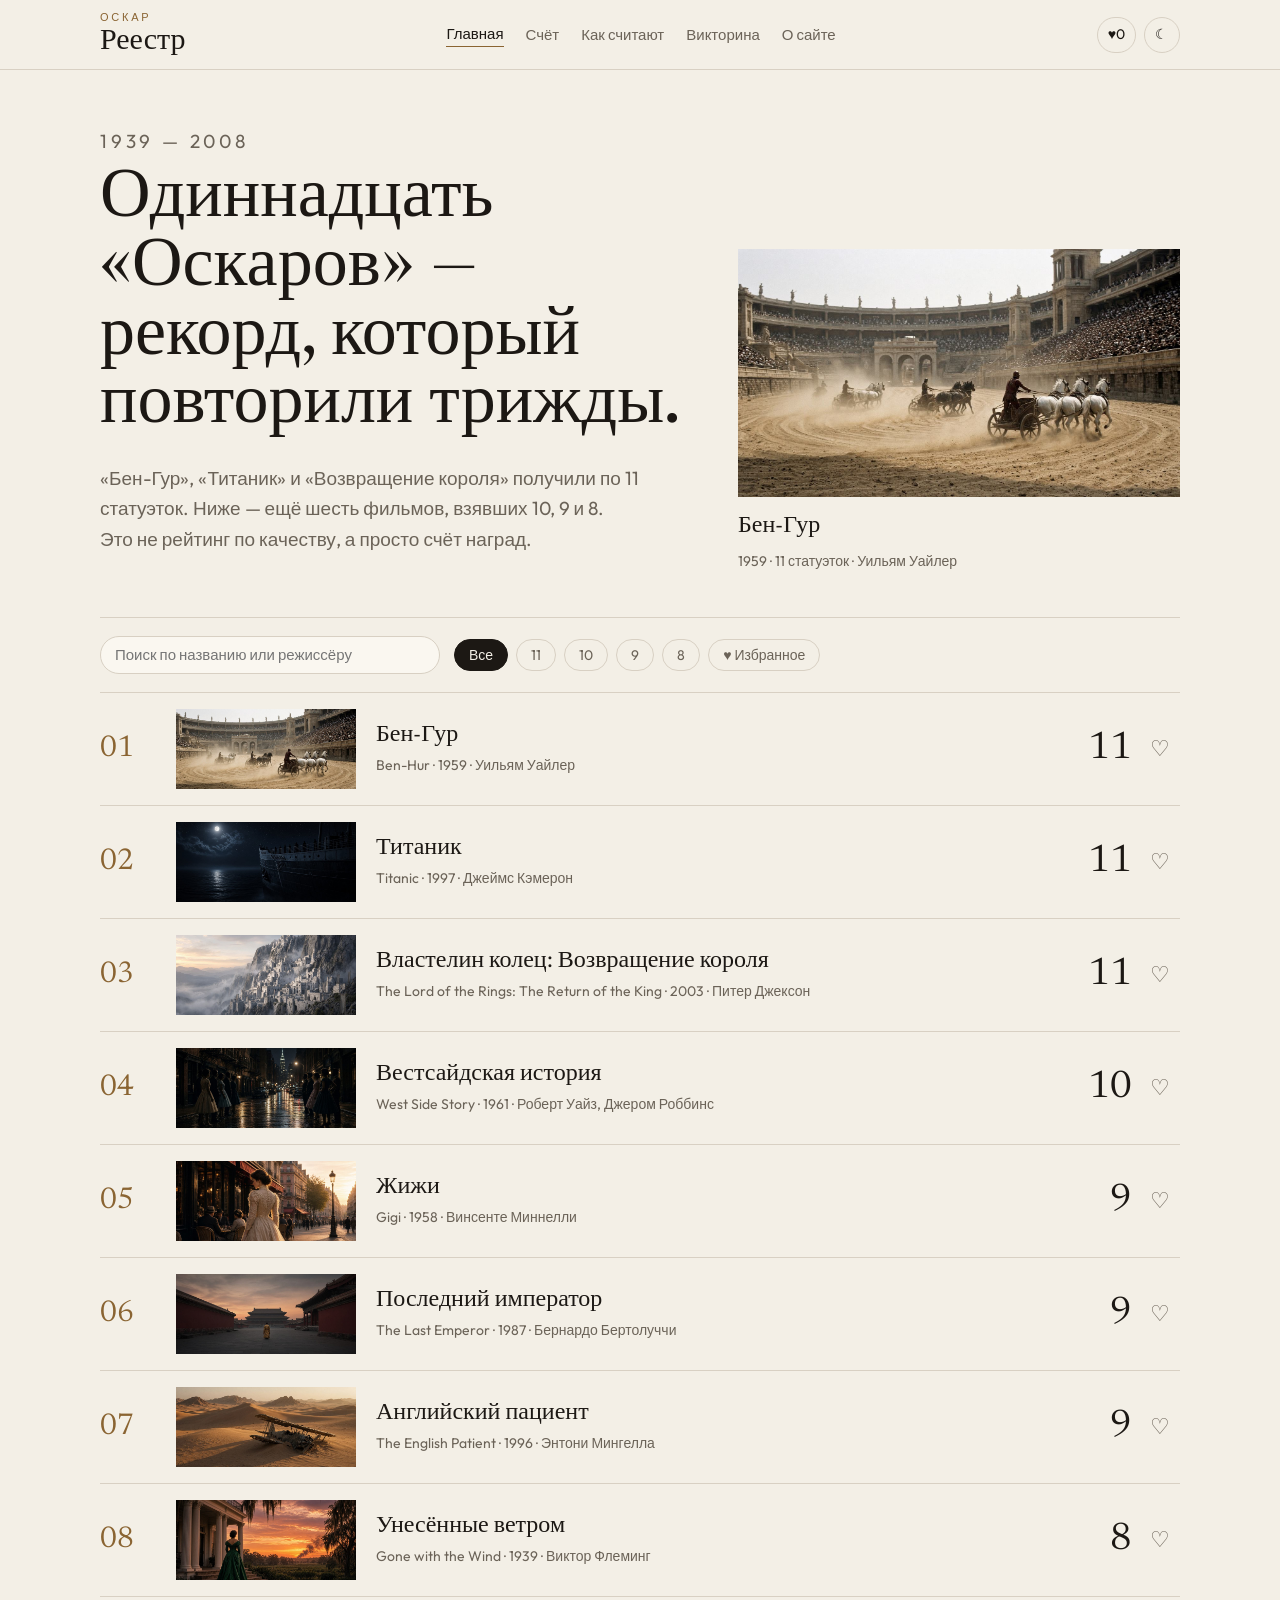
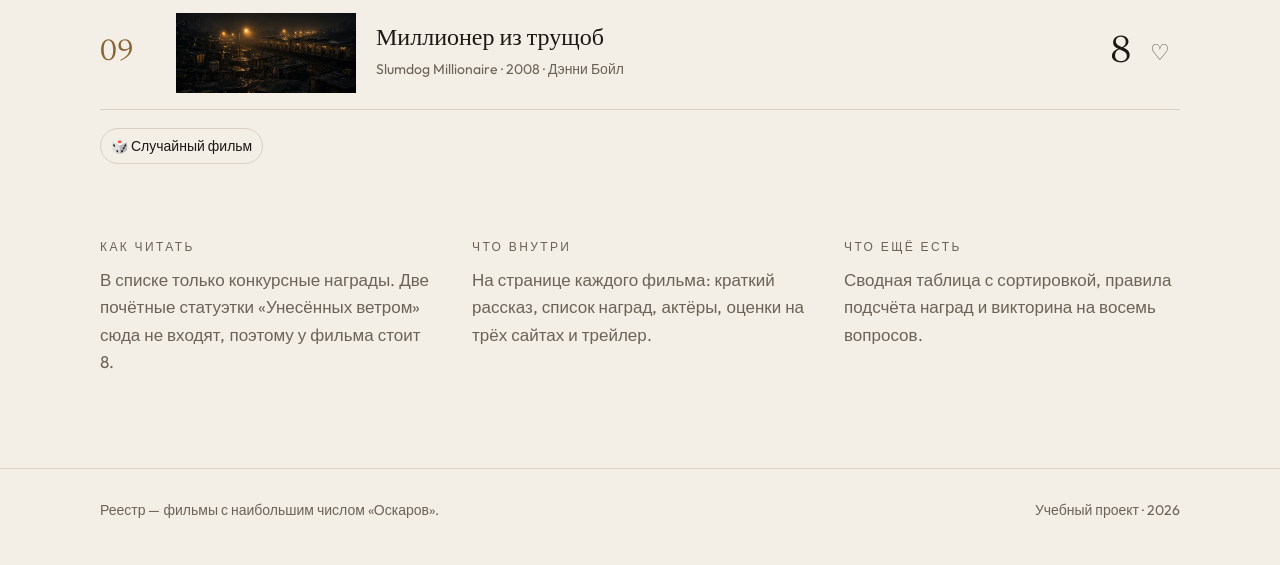
<file: index.html>
<!DOCTYPE html>
<html lang="ru">
<head>
  <meta charset="UTF-8">
  <meta name="viewport" content="width=device-width, initial-scale=1">
  <title>Реестр — фильмы-рекордсмены «Оскара»</title>
  <meta name="description" content="Девять фильмов, получивших больше всего «Оскаров»: награды, актёры, трейлеры и оценки.">
  <link rel="icon" href="img/favicon.svg" type="image/svg+xml">
  <link rel="preconnect" href="https://fonts.googleapis.com">
  <link rel="preconnect" href="https://fonts.gstatic.com" crossorigin>
  <link href="https://fonts.googleapis.com/css2?family=Newsreader:ital,wght@0,400;0,500;1,400&family=Outfit:wght@300;400;500&display=swap" rel="stylesheet">
  <link rel="stylesheet" href="css/style.css">
</head>
<body>

  <header class="header">
    <div class="wrap">
      <a class="logo" href="index.html">
        <small>Оскар</small>
        <strong>Реестр</strong>
      </a>
      <nav class="nav" id="nav">
        <a href="index.html" class="active">Главная</a>
        <a href="ledger.html">Счёт</a>
        <a href="ceremony.html">Как считают</a>
        <a href="quiz.html">Викторина</a>
        <a href="about.html">О сайте</a>
      </nav>
      <div class="tools">
        <a class="icon-btn" href="index.html#favorites" title="Избранное">♥ <span id="fav-count">0</span></a>
        <button class="icon-btn" id="theme-btn" type="button" title="Сменить тему">☾</button>
        <button class="icon-btn burger" id="burger" type="button" title="Меню">☰</button>
      </div>
    </div>
  </header>

  <main>
    <div class="wrap">
      <section class="hero">
        <div>
          <p class="label">1939 — 2008</p>
          <h1>Одиннадцать «Оскаров» — рекорд, который повторили трижды.</h1>
          <p>«Бен-Гур», «Титаник» и «Возвращение короля» получили по 11 статуэток. Ниже — ещё шесть фильмов, взявших 10, 9 и 8. Это не рейтинг по качеству, а просто счёт наград.</p>
        </div>
        <a class="hero-film" href="ben-hur.html">
          <img src="img/ben-hur.jpg" alt="Гонка на колесницах — сцена, ради которой построили отдельную арену.">
          <strong>Бен-Гур</strong>
          <span>1959 · 11 статуэток · Уильям Уайлер</span>
        </a>
      </section>

      <div class="controls">
        <input type="search" id="search" placeholder="Поиск по названию или режиссёру">
        <div class="chips" id="chips">
          <button class="chip on" type="button" data-filter="all">Все</button>
          <button class="chip" type="button" data-filter="11">11</button>
          <button class="chip" type="button" data-filter="10">10</button>
          <button class="chip" type="button" data-filter="9">9</button>
          <button class="chip" type="button" data-filter="8">8</button>
          <button class="chip" type="button" data-filter="fav">♥ Избранное</button>
        </div>
      </div>

      <ol class="film-list">
      <li data-text="бен-гур ben-hur уильям уайлер 1959" data-wins="11" data-slug="ben-hur">
        <a class="film-row" href="ben-hur.html">
          <span class="film-num">01</span>
          <img src="img/ben-hur.jpg" alt="" loading="lazy">
          <span>
            <span class="film-name">Бен-Гур</span>
            <span class="film-sub">Ben-Hur · 1959 · Уильям Уайлер</span>
          </span>
          <span class="film-wins">11</span>
        </a>
        <button class="fav-btn" type="button" data-slug="ben-hur" title="В избранное">♡</button>
      </li>
      <li data-text="титаник titanic джеймс кэмерон 1997" data-wins="11" data-slug="titanic">
        <a class="film-row" href="titanic.html">
          <span class="film-num">02</span>
          <img src="img/titanic.jpg" alt="" loading="lazy">
          <span>
            <span class="film-name">Титаник</span>
            <span class="film-sub">Titanic · 1997 · Джеймс Кэмерон</span>
          </span>
          <span class="film-wins">11</span>
        </a>
        <button class="fav-btn" type="button" data-slug="titanic" title="В избранное">♡</button>
      </li>
      <li data-text="властелин колец: возвращение короля the lord of the rings: the return of the king питер джексон 2003" data-wins="11" data-slug="return-of-the-king">
        <a class="film-row" href="return-of-the-king.html">
          <span class="film-num">03</span>
          <img src="img/return-of-the-king.jpg" alt="" loading="lazy">
          <span>
            <span class="film-name">Властелин колец: Возвращение короля</span>
            <span class="film-sub">The Lord of the Rings: The Return of the King · 2003 · Питер Джексон</span>
          </span>
          <span class="film-wins">11</span>
        </a>
        <button class="fav-btn" type="button" data-slug="return-of-the-king" title="В избранное">♡</button>
      </li>
      <li data-text="вестсайдская история west side story роберт уайз, джером роббинс 1961" data-wins="10" data-slug="west-side-story">
        <a class="film-row" href="west-side-story.html">
          <span class="film-num">04</span>
          <img src="img/west-side-story.jpg" alt="" loading="lazy">
          <span>
            <span class="film-name">Вестсайдская история</span>
            <span class="film-sub">West Side Story · 1961 · Роберт Уайз, Джером Роббинс</span>
          </span>
          <span class="film-wins">10</span>
        </a>
        <button class="fav-btn" type="button" data-slug="west-side-story" title="В избранное">♡</button>
      </li>
      <li data-text="жижи gigi винсенте миннелли 1958" data-wins="9" data-slug="gigi">
        <a class="film-row" href="gigi.html">
          <span class="film-num">05</span>
          <img src="img/gigi.jpg" alt="" loading="lazy">
          <span>
            <span class="film-name">Жижи</span>
            <span class="film-sub">Gigi · 1958 · Винсенте Миннелли</span>
          </span>
          <span class="film-wins">9</span>
        </a>
        <button class="fav-btn" type="button" data-slug="gigi" title="В избранное">♡</button>
      </li>
      <li data-text="последний император the last emperor бернардо бертолуччи 1987" data-wins="9" data-slug="last-emperor">
        <a class="film-row" href="last-emperor.html">
          <span class="film-num">06</span>
          <img src="img/last-emperor.jpg" alt="" loading="lazy">
          <span>
            <span class="film-name">Последний император</span>
            <span class="film-sub">The Last Emperor · 1987 · Бернардо Бертолуччи</span>
          </span>
          <span class="film-wins">9</span>
        </a>
        <button class="fav-btn" type="button" data-slug="last-emperor" title="В избранное">♡</button>
      </li>
      <li data-text="английский пациент the english patient энтони мингелла 1996" data-wins="9" data-slug="english-patient">
        <a class="film-row" href="english-patient.html">
          <span class="film-num">07</span>
          <img src="img/english-patient.jpg" alt="" loading="lazy">
          <span>
            <span class="film-name">Английский пациент</span>
            <span class="film-sub">The English Patient · 1996 · Энтони Мингелла</span>
          </span>
          <span class="film-wins">9</span>
        </a>
        <button class="fav-btn" type="button" data-slug="english-patient" title="В избранное">♡</button>
      </li>
      <li data-text="унесённые ветром gone with the wind виктор флеминг 1939" data-wins="8" data-slug="gone-with-the-wind">
        <a class="film-row" href="gone-with-the-wind.html">
          <span class="film-num">08</span>
          <img src="img/gone-with-the-wind.jpg" alt="" loading="lazy">
          <span>
            <span class="film-name">Унесённые ветром</span>
            <span class="film-sub">Gone with the Wind · 1939 · Виктор Флеминг</span>
          </span>
          <span class="film-wins">8</span>
        </a>
        <button class="fav-btn" type="button" data-slug="gone-with-the-wind" title="В избранное">♡</button>
      </li>
      <li data-text="миллионер из трущоб slumdog millionaire дэнни бойл 2008" data-wins="8" data-slug="slumdog-millionaire">
        <a class="film-row" href="slumdog-millionaire.html">
          <span class="film-num">09</span>
          <img src="img/slumdog-millionaire.jpg" alt="" loading="lazy">
          <span>
            <span class="film-name">Миллионер из трущоб</span>
            <span class="film-sub">Slumdog Millionaire · 2008 · Дэнни Бойл</span>
          </span>
          <span class="film-wins">8</span>
        </a>
        <button class="fav-btn" type="button" data-slug="slumdog-millionaire" title="В избранное">♡</button>
      </li>
      </ol>
      <p class="empty" id="empty">Ничего не нашлось.</p>

      <p class="random-line"><button class="icon-btn" id="random-btn" type="button">🎲 Случайный фильм</button></p>

      <section class="three">
        <div>
          <p class="label">Как читать</p>
          <p>В списке только конкурсные награды. Две почётные статуэтки «Унесённых ветром» сюда не входят, поэтому у фильма стоит 8.</p>
        </div>
        <div>
          <p class="label">Что внутри</p>
          <p>На странице каждого фильма: краткий рассказ, список наград, актёры, оценки на трёх сайтах и трейлер.</p>
        </div>
        <div>
          <p class="label">Что ещё есть</p>
          <p>Сводная таблица с сортировкой, правила подсчёта наград и викторина на восемь вопросов.</p>
        </div>
      </section>
    </div>
  </main>

  <footer class="footer">
    <div class="wrap">
      <p>Реестр — фильмы с наибольшим числом «Оскаров».</p>
      <p>Учебный проект · 2026</p>
    </div>
  </footer>

  <button class="to-top" id="to-top" type="button" title="Наверх">↑</button>
  <script src="js/script.js"></script>
</body>
</html>
</file>
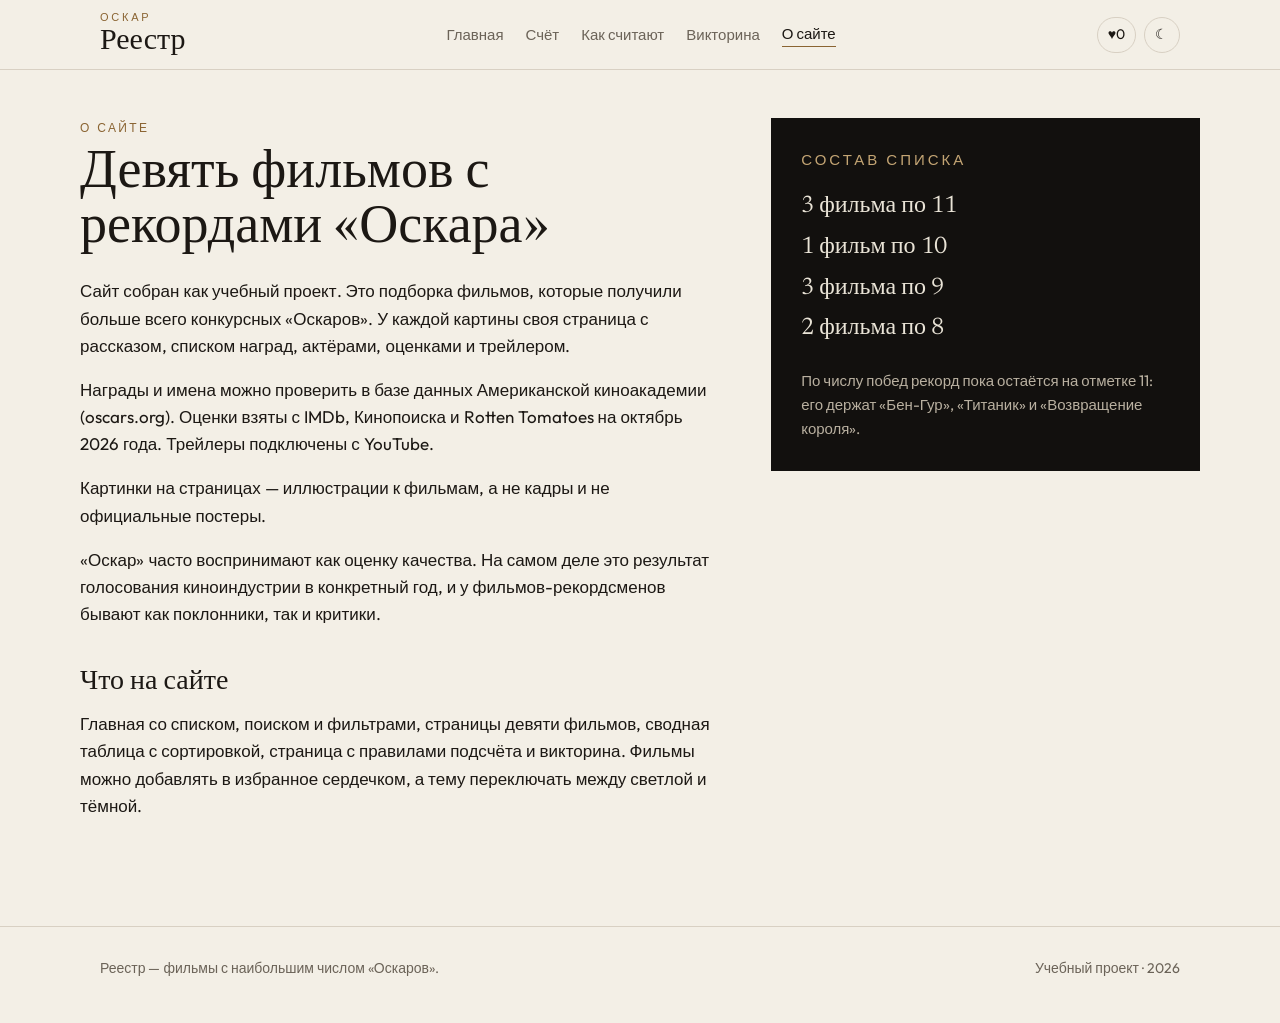
<file: about.html>
<!DOCTYPE html>
<html lang="ru">
<head>
  <meta charset="UTF-8">
  <meta name="viewport" content="width=device-width, initial-scale=1">
  <title>О сайте — Реестр</title>
  <meta name="description" content="О проекте, источниках данных и составе списка.">
  <link rel="icon" href="img/favicon.svg" type="image/svg+xml">
  <link rel="preconnect" href="https://fonts.googleapis.com">
  <link rel="preconnect" href="https://fonts.gstatic.com" crossorigin>
  <link href="https://fonts.googleapis.com/css2?family=Newsreader:ital,wght@0,400;0,500;1,400&family=Outfit:wght@300;400;500&display=swap" rel="stylesheet">
  <link rel="stylesheet" href="css/style.css">
</head>
<body>

  <header class="header">
    <div class="wrap">
      <a class="logo" href="index.html">
        <small>Оскар</small>
        <strong>Реестр</strong>
      </a>
      <nav class="nav" id="nav">
        <a href="index.html">Главная</a>
        <a href="ledger.html">Счёт</a>
        <a href="ceremony.html">Как считают</a>
        <a href="quiz.html">Викторина</a>
        <a href="about.html" class="active">О сайте</a>
      </nav>
      <div class="tools">
        <a class="icon-btn" href="index.html#favorites" title="Избранное">♥ <span id="fav-count">0</span></a>
        <button class="icon-btn" id="theme-btn" type="button" title="Сменить тему">☾</button>
        <button class="icon-btn burger" id="burger" type="button" title="Меню">☰</button>
      </div>
    </div>
  </header>

  <main>
    <div class="wrap page">
      <div class="about-grid">
        <div>
          <p class="label">О сайте</p>
          <h1>Девять фильмов с рекордами «Оскара»</h1>
          <p>Сайт собран как учебный проект. Это подборка фильмов, которые получили больше всего конкурсных «Оскаров». У каждой картины своя страница с рассказом, списком наград, актёрами, оценками и трейлером.</p>
          <p>Награды и имена можно проверить в базе данных Американской киноакадемии (oscars.org). Оценки взяты с IMDb, Кинопоиска и Rotten Tomatoes на октябрь 2026 года. Трейлеры подключены с YouTube.</p>
          <p>Картинки на страницах — иллюстрации к фильмам, а не кадры и не официальные постеры.</p>
          <p>«Оскар» часто воспринимают как оценку качества. На самом деле это результат голосования киноиндустрии в конкретный год, и у фильмов-рекордсменов бывают как поклонники, так и критики.</p>

          <h2>Что на сайте</h2>
          <p>Главная со списком, поиском и фильтрами, страницы девяти фильмов, сводная таблица с сортировкой, страница с правилами подсчёта и викторина. Фильмы можно добавлять в избранное сердечком, а тему переключать между светлой и тёмной.</p>
        </div>
        <aside class="dark-box">
          <p class="label">Состав списка</p>
          <ul>
            <li>3 фильма по 11</li>
            <li>1 фильм по 10</li>
            <li>3 фильма по 9</li>
            <li>2 фильма по 8</li>
          </ul>
          <p>По числу побед рекорд пока остаётся на отметке 11: его держат «Бен-Гур», «Титаник» и «Возвращение короля».</p>
        </aside>
      </div>
    </div>
  </main>

  <footer class="footer">
    <div class="wrap">
      <p>Реестр — фильмы с наибольшим числом «Оскаров».</p>
      <p>Учебный проект · 2026</p>
    </div>
  </footer>

  <button class="to-top" id="to-top" type="button" title="Наверх">↑</button>
  <script src="js/script.js"></script>
</body>
</html>
</file>
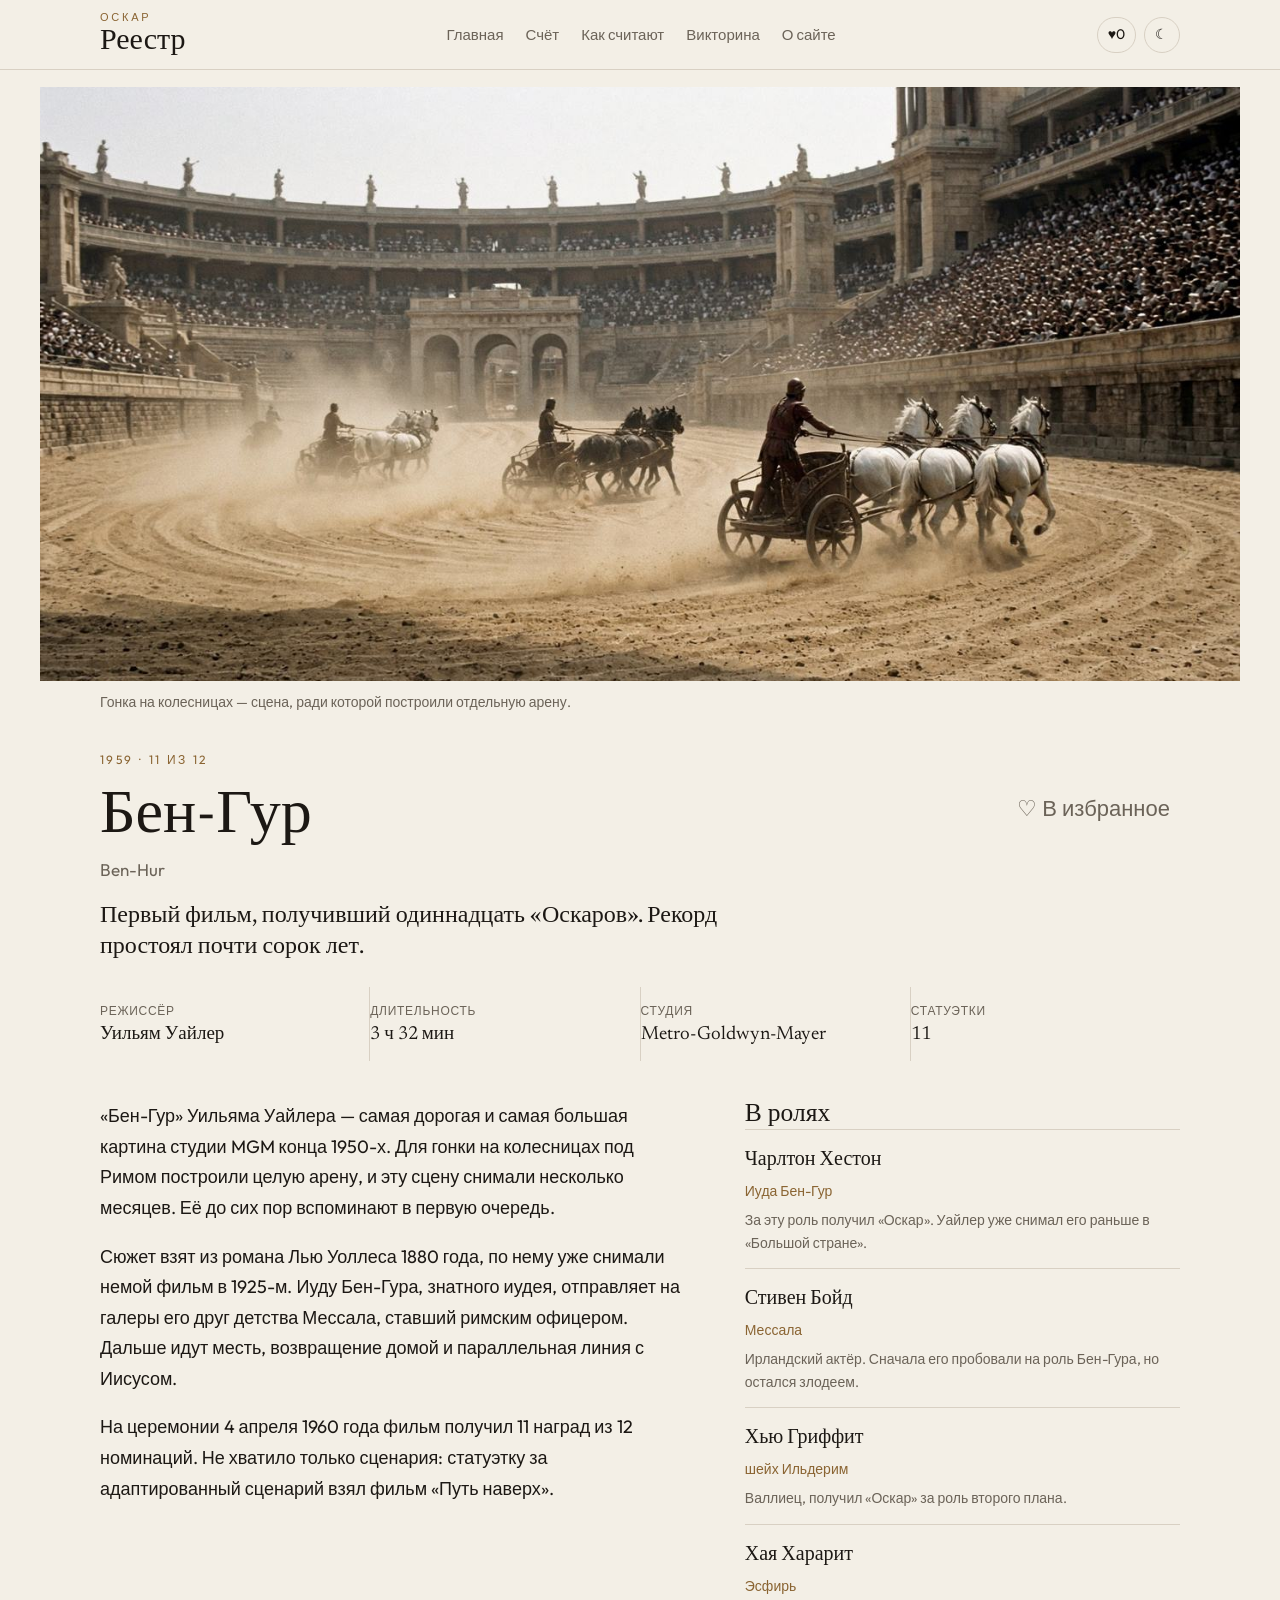
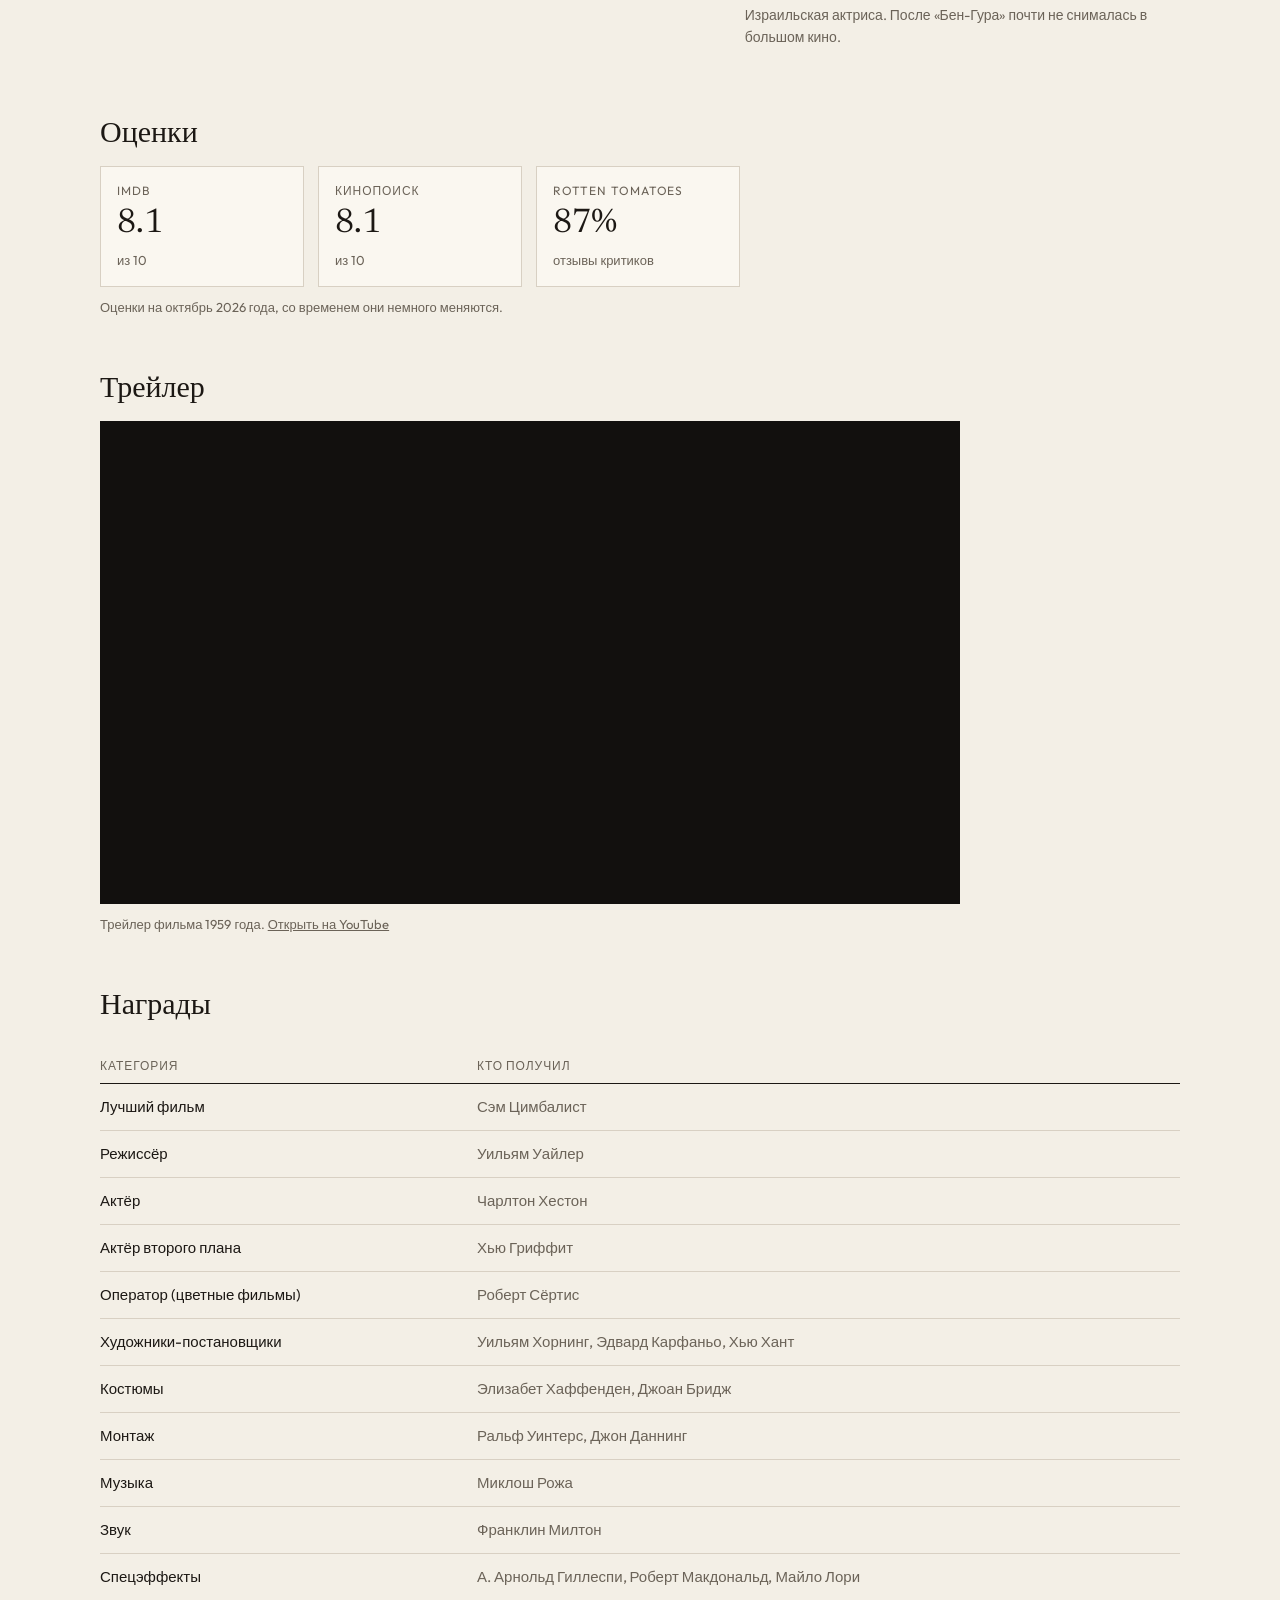
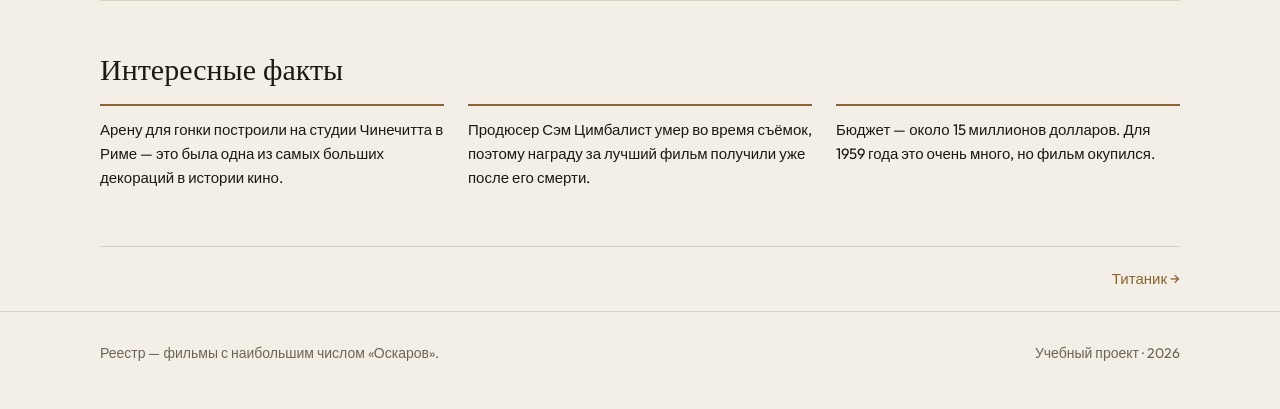
<file: ben-hur.html>
<!DOCTYPE html>
<html lang="ru">
<head>
  <meta charset="UTF-8">
  <meta name="viewport" content="width=device-width, initial-scale=1">
  <title>Бен-Гур (1959) — Реестр</title>
  <meta name="description" content="Бен-Гур: 11 «Оскаров» из 12 номинаций. Награды, актёры, оценки и трейлер.">
  <link rel="icon" href="img/favicon.svg" type="image/svg+xml">
  <link rel="preconnect" href="https://fonts.googleapis.com">
  <link rel="preconnect" href="https://fonts.gstatic.com" crossorigin>
  <link href="https://fonts.googleapis.com/css2?family=Newsreader:ital,wght@0,400;0,500;1,400&family=Outfit:wght@300;400;500&display=swap" rel="stylesheet">
  <link rel="stylesheet" href="css/style.css">
</head>
<body>

  <header class="header">
    <div class="wrap">
      <a class="logo" href="index.html">
        <small>Оскар</small>
        <strong>Реестр</strong>
      </a>
      <nav class="nav" id="nav">
        <a href="index.html">Главная</a>
        <a href="ledger.html">Счёт</a>
        <a href="ceremony.html">Как считают</a>
        <a href="quiz.html">Викторина</a>
        <a href="about.html">О сайте</a>
      </nav>
      <div class="tools">
        <a class="icon-btn" href="index.html#favorites" title="Избранное">♥ <span id="fav-count">0</span></a>
        <button class="icon-btn" id="theme-btn" type="button" title="Сменить тему">☾</button>
        <button class="icon-btn burger" id="burger" type="button" title="Меню">☰</button>
      </div>
    </div>
  </header>

  <main>
    <figure class="film-hero">
      <img src="img/ben-hur.jpg" alt="Гонка на колесницах — сцена, ради которой построили отдельную арену.">
      <figcaption class="wrap">Гонка на колесницах — сцена, ради которой построили отдельную арену.</figcaption>
    </figure>

    <div class="wrap">
      <article class="film-head">
        <p class="label">1959 · 11 из 12</p>
        <div class="head-row">
          <div>
            <h1>Бен-Гур</h1>
            <p class="orig">Ben-Hur</p>
          </div>
          <button class="icon-btn fav-btn" type="button" data-slug="ben-hur">♡ В избранное</button>
        </div>
        <p class="dek">Первый фильм, получивший одиннадцать «Оскаров». Рекорд простоял почти сорок лет.</p>

        <dl class="facts-grid">
          <div><dt>Режиссёр</dt><dd>Уильям Уайлер</dd></div>
          <div><dt>Длительность</dt><dd>3 ч 32 мин</dd></div>
          <div><dt>Студия</dt><dd>Metro-Goldwyn-Mayer</dd></div>
          <div><dt>Статуэтки</dt><dd>11</dd></div>
        </dl>
      </article>

      <div class="film-body">
        <div class="essay">
          <p>«Бен-Гур» Уильяма Уайлера — самая дорогая и самая большая картина студии MGM конца 1950-х. Для гонки на колесницах под Римом построили целую арену, и эту сцену снимали несколько месяцев. Её до сих пор вспоминают в первую очередь.</p>
          <p>Сюжет взят из романа Лью Уоллеса 1880 года, по нему уже снимали немой фильм в 1925-м. Иуду Бен-Гура, знатного иудея, отправляет на галеры его друг детства Мессала, ставший римским офицером. Дальше идут месть, возвращение домой и параллельная линия с Иисусом.</p>
          <p>На церемонии 4 апреля 1960 года фильм получил 11 наград из 12 номинаций. Не хватило только сценария: статуэтку за адаптированный сценарий взял фильм «Путь наверх».</p>
        </div>
        <aside class="cast">
          <h2>В ролях</h2>
          <ul>
            <li>
              <b>Чарлтон Хестон</b>
              <span class="role">Иуда Бен-Гур</span>
              <p>За эту роль получил «Оскар». Уайлер уже снимал его раньше в «Большой стране».</p>
            </li>
            <li>
              <b>Стивен Бойд</b>
              <span class="role">Мессала</span>
              <p>Ирландский актёр. Сначала его пробовали на роль Бен-Гура, но остался злодеем.</p>
            </li>
            <li>
              <b>Хью Гриффит</b>
              <span class="role">шейх Ильдерим</span>
              <p>Валлиец, получил «Оскар» за роль второго плана.</p>
            </li>
            <li>
              <b>Хая Харарит</b>
              <span class="role">Эсфирь</span>
              <p>Израильская актриса. После «Бен-Гура» почти не снималась в большом кино.</p>
            </li>
          </ul>
        </aside>
      </div>

      <section class="section">
        <h2>Оценки</h2>
        <div class="ratings">
          <div class="rate"><span>IMDb</span><b>8.1</b><small>из 10</small></div>
          <div class="rate"><span>Кинопоиск</span><b>8.1</b><small>из 10</small></div>
          <div class="rate"><span>Rotten Tomatoes</span><b>87%</b><small>отзывы критиков</small></div>
        </div>
        <p class="note">Оценки на октябрь 2026 года, со временем они немного меняются.</p>
      </section>

      <section class="section">
        <h2>Трейлер</h2>
        <div class="video">
          <iframe src="https://www.youtube.com/embed/jBx3ZfxB5Sg" title="Трейлер: Бен-Гур" loading="lazy"
            allow="accelerometer; autoplay; clipboard-write; encrypted-media; gyroscope; picture-in-picture" allowfullscreen></iframe>
        </div>
        <p class="note">Трейлер фильма 1959 года. <a href="https://www.youtube.com/watch?v=jBx3ZfxB5Sg" target="_blank" rel="noopener">Открыть на YouTube</a></p>
      </section>

      <section class="section">
        <h2>Награды</h2>
        <div class="table-box">
          <table>
            <thead><tr><th>Категория</th><th>Кто получил</th></tr></thead>
            <tbody>
            <tr><td>Лучший фильм</td><td class="muted">Сэм Цимбалист</td></tr>
            <tr><td>Режиссёр</td><td class="muted">Уильям Уайлер</td></tr>
            <tr><td>Актёр</td><td class="muted">Чарлтон Хестон</td></tr>
            <tr><td>Актёр второго плана</td><td class="muted">Хью Гриффит</td></tr>
            <tr><td>Оператор (цветные фильмы)</td><td class="muted">Роберт Сёртис</td></tr>
            <tr><td>Художники-постановщики</td><td class="muted">Уильям Хорнинг, Эдвард Карфаньо, Хью Хант</td></tr>
            <tr><td>Костюмы</td><td class="muted">Элизабет Хаффенден, Джоан Бридж</td></tr>
            <tr><td>Монтаж</td><td class="muted">Ральф Уинтерс, Джон Даннинг</td></tr>
            <tr><td>Музыка</td><td class="muted">Миклош Рожа</td></tr>
            <tr><td>Звук</td><td class="muted">Франклин Милтон</td></tr>
            <tr><td>Спецэффекты</td><td class="muted">А. Арнольд Гиллеспи, Роберт Макдональд, Майло Лори</td></tr>
            </tbody>
          </table>
        </div>
      </section>

      <section class="section">
        <h2>Интересные факты</h2>
        <div class="facts3">
        <p>Арену для гонки построили на студии Чинечитта в Риме — это была одна из самых больших декораций в истории кино.</p>
        <p>Продюсер Сэм Цимбалист умер во время съёмок, поэтому награду за лучший фильм получили уже после его смерти.</p>
        <p>Бюджет — около 15 миллионов долларов. Для 1959 года это очень много, но фильм окупился.</p>
        </div>
      </section>

      <nav class="pager">
        <span></span>
        <a href="titanic.html">Титаник →</a>
      </nav>
    </div>
  </main>

  <footer class="footer">
    <div class="wrap">
      <p>Реестр — фильмы с наибольшим числом «Оскаров».</p>
      <p>Учебный проект · 2026</p>
    </div>
  </footer>

  <button class="to-top" id="to-top" type="button" title="Наверх">↑</button>
  <script src="js/script.js"></script>
</body>
</html>
</file>
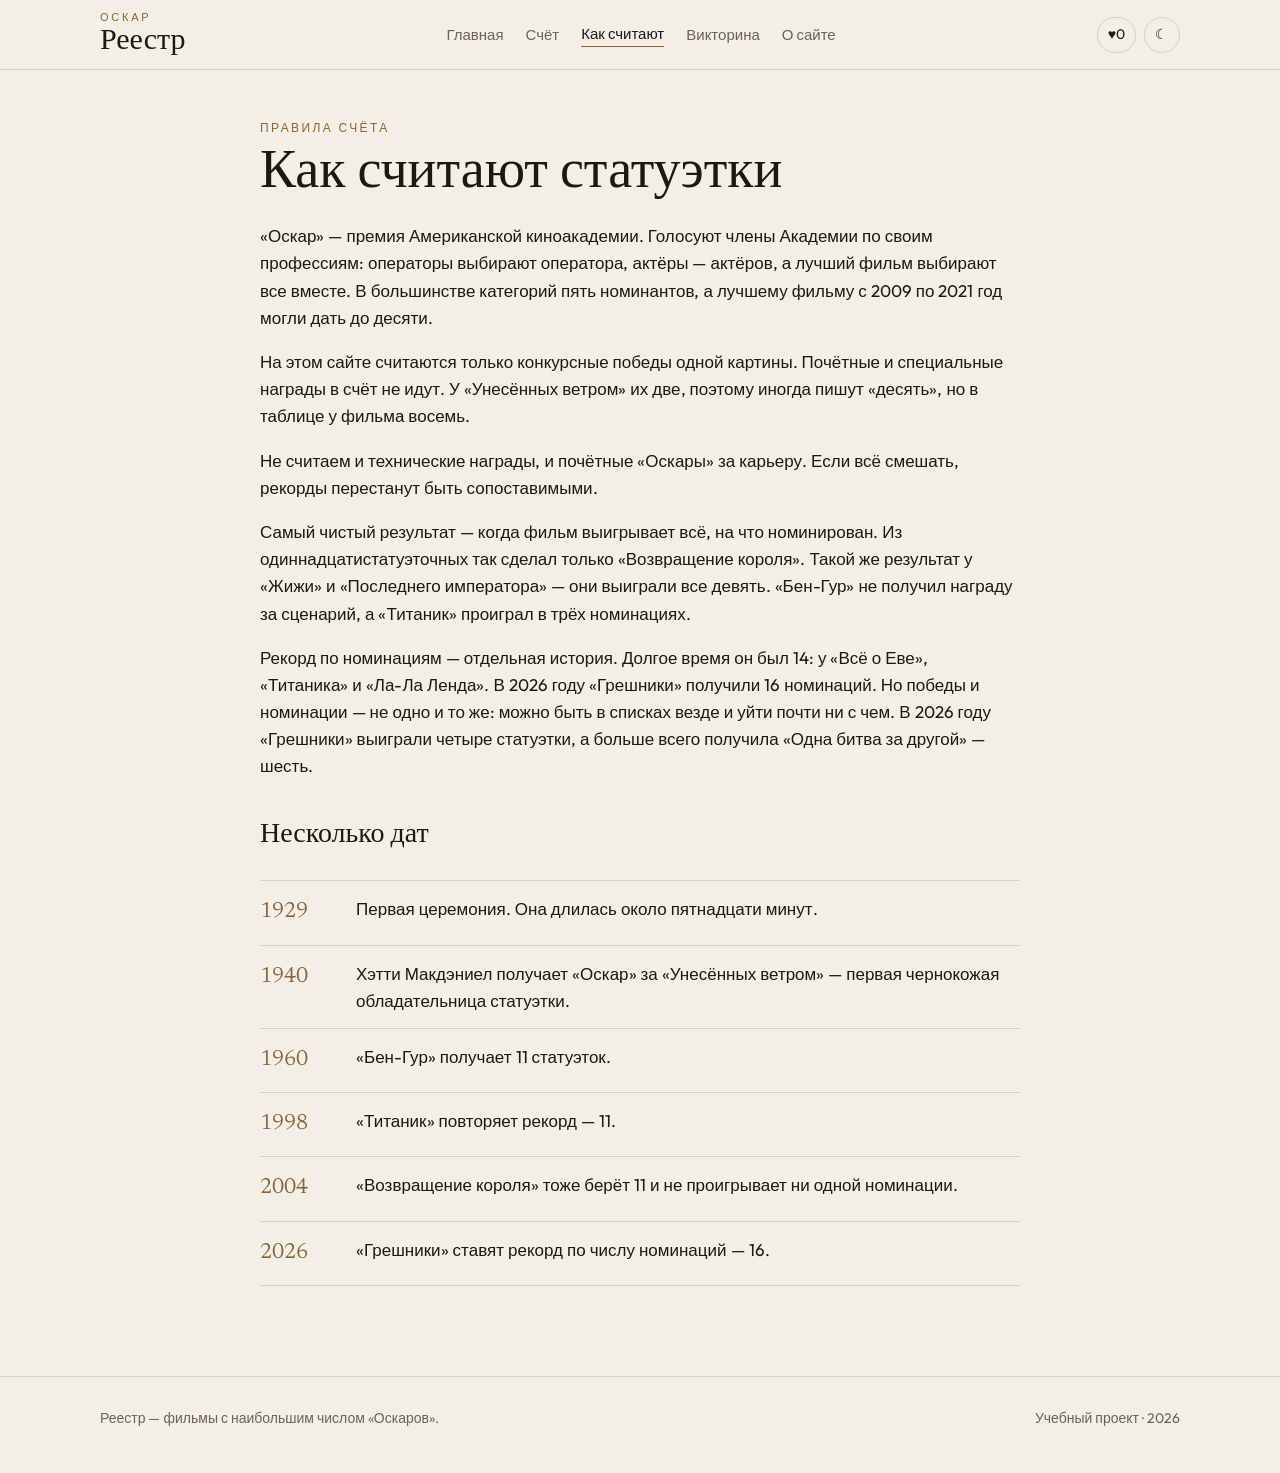
<file: ceremony.html>
<!DOCTYPE html>
<html lang="ru">
<head>
  <meta charset="UTF-8">
  <meta name="viewport" content="width=device-width, initial-scale=1">
  <title>Как считают «Оскары» — Реестр</title>
  <meta name="description" content="Как Академия присуждает награды и как мы считаем статуэтки на сайте.">
  <link rel="icon" href="img/favicon.svg" type="image/svg+xml">
  <link rel="preconnect" href="https://fonts.googleapis.com">
  <link rel="preconnect" href="https://fonts.gstatic.com" crossorigin>
  <link href="https://fonts.googleapis.com/css2?family=Newsreader:ital,wght@0,400;0,500;1,400&family=Outfit:wght@300;400;500&display=swap" rel="stylesheet">
  <link rel="stylesheet" href="css/style.css">
</head>
<body>

  <header class="header">
    <div class="wrap">
      <a class="logo" href="index.html">
        <small>Оскар</small>
        <strong>Реестр</strong>
      </a>
      <nav class="nav" id="nav">
        <a href="index.html">Главная</a>
        <a href="ledger.html">Счёт</a>
        <a href="ceremony.html" class="active">Как считают</a>
        <a href="quiz.html">Викторина</a>
        <a href="about.html">О сайте</a>
      </nav>
      <div class="tools">
        <a class="icon-btn" href="index.html#favorites" title="Избранное">♥ <span id="fav-count">0</span></a>
        <button class="icon-btn" id="theme-btn" type="button" title="Сменить тему">☾</button>
        <button class="icon-btn burger" id="burger" type="button" title="Меню">☰</button>
      </div>
    </div>
  </header>

  <main>
    <div class="wrap page narrow">
      <p class="label">Правила счёта</p>
      <h1>Как считают статуэтки</h1>

      <p>«Оскар» — премия Американской киноакадемии. Голосуют члены Академии по своим профессиям: операторы выбирают оператора, актёры — актёров, а лучший фильм выбирают все вместе. В большинстве категорий пять номинантов, а лучшему фильму с 2009 по 2021 год могли дать до десяти.</p>

      <p>На этом сайте считаются только конкурсные победы одной картины. Почётные и специальные награды в счёт не идут. У «Унесённых ветром» их две, поэтому иногда пишут «десять», но в таблице у фильма восемь.</p>

      <p>Не считаем и технические награды, и почётные «Оскары» за карьеру. Если всё смешать, рекорды перестанут быть сопоставимыми.</p>

      <p>Самый чистый результат — когда фильм выигрывает всё, на что номинирован. Из одиннадцатистатуэточных так сделал только «Возвращение короля». Такой же результат у «Жижи» и «Последнего императора» — они выиграли все девять. «Бен-Гур» не получил награду за сценарий, а «Титаник» проиграл в трёх номинациях.</p>

      <p>Рекорд по номинациям — отдельная история. Долгое время он был 14: у «Всё о Еве», «Титаника» и «Ла-Ла Ленда». В 2026 году «Грешники» получили 16 номинаций. Но победы и номинации — не одно и то же: можно быть в списках везде и уйти почти ни с чем. В 2026 году «Грешники» выиграли четыре статуэтки, а больше всего получила «Одна битва за другой» — шесть.</p>

      <h2>Несколько дат</h2>
      <ol class="timeline">
        <li><b>1929</b><span>Первая церемония. Она длилась около пятнадцати минут.</span></li>
        <li><b>1940</b><span>Хэтти Макдэниел получает «Оскар» за «Унесённых ветром» — первая чернокожая обладательница статуэтки.</span></li>
        <li><b>1960</b><span>«Бен-Гур» получает 11 статуэток.</span></li>
        <li><b>1998</b><span>«Титаник» повторяет рекорд — 11.</span></li>
        <li><b>2004</b><span>«Возвращение короля» тоже берёт 11 и не проигрывает ни одной номинации.</span></li>
        <li><b>2026</b><span>«Грешники» ставят рекорд по числу номинаций — 16.</span></li>
      </ol>
    </div>
  </main>

  <footer class="footer">
    <div class="wrap">
      <p>Реестр — фильмы с наибольшим числом «Оскаров».</p>
      <p>Учебный проект · 2026</p>
    </div>
  </footer>

  <button class="to-top" id="to-top" type="button" title="Наверх">↑</button>
  <script src="js/script.js"></script>
</body>
</html>
</file>
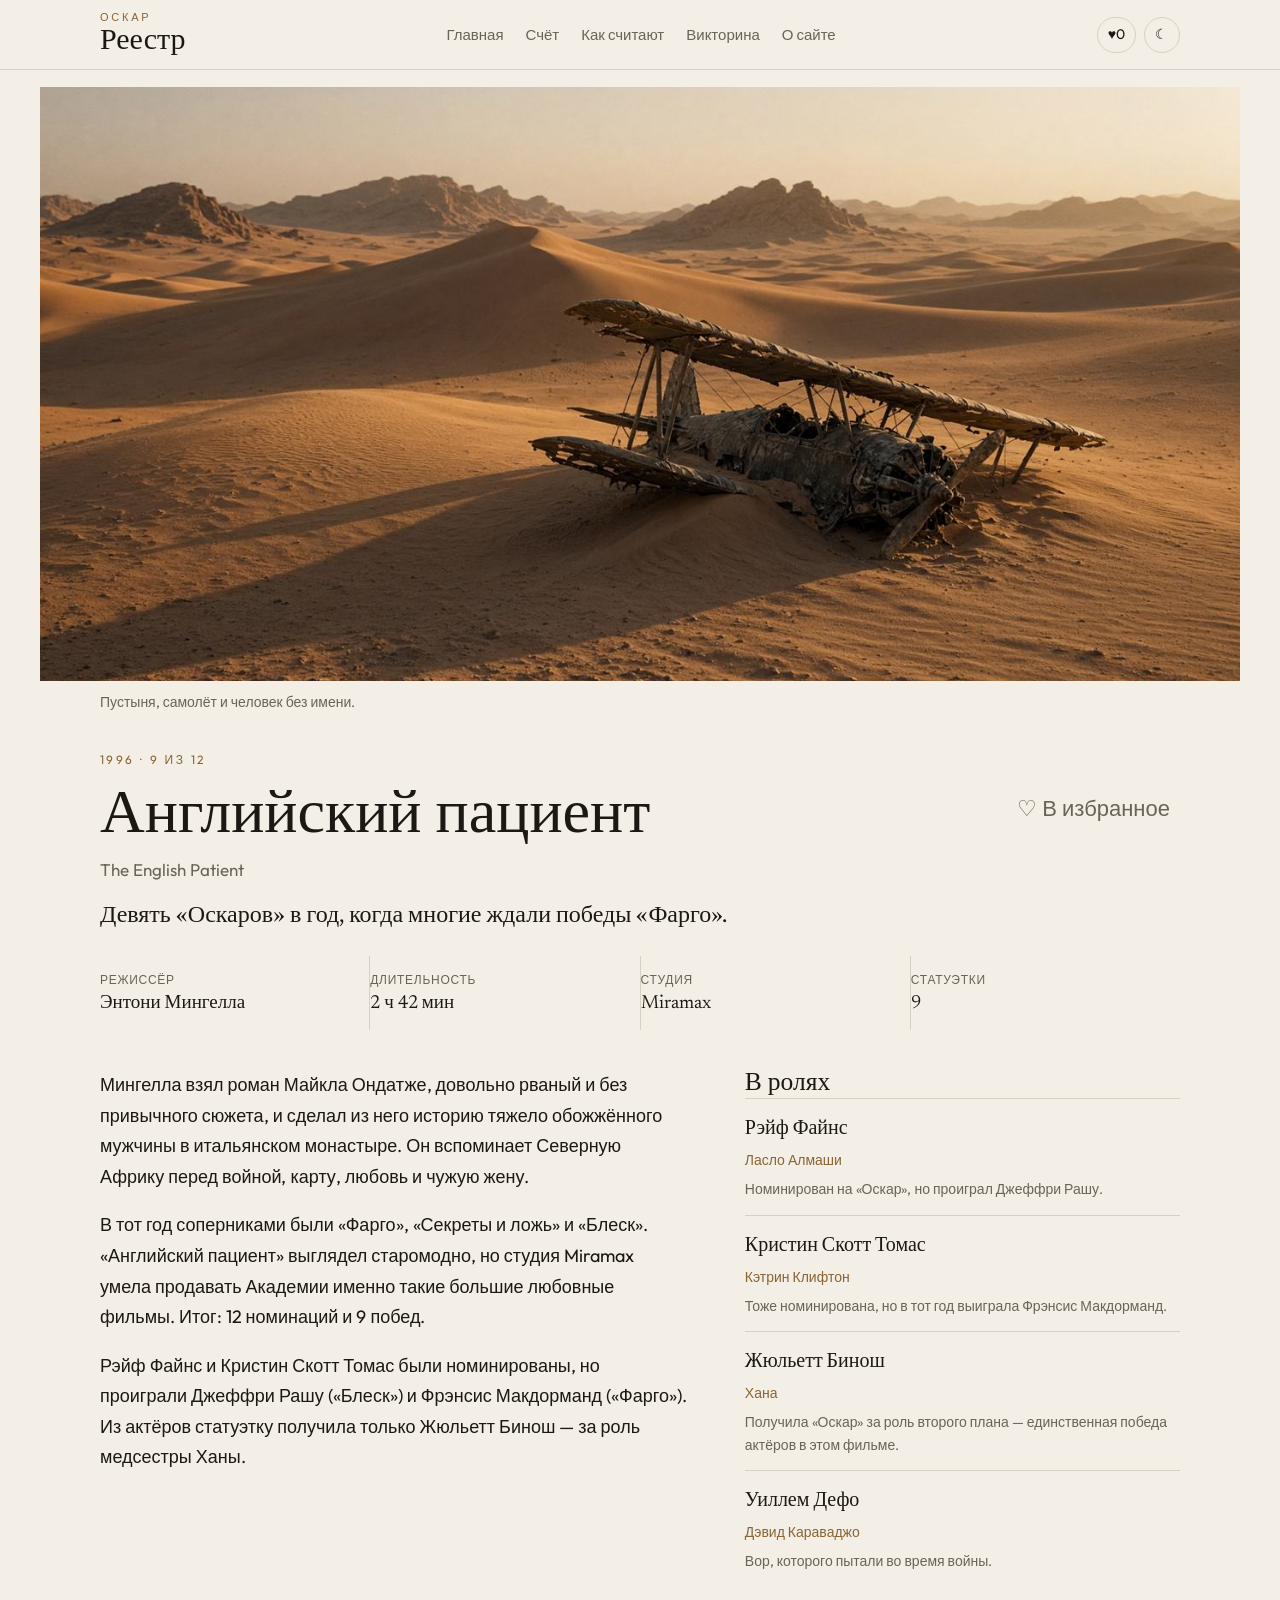
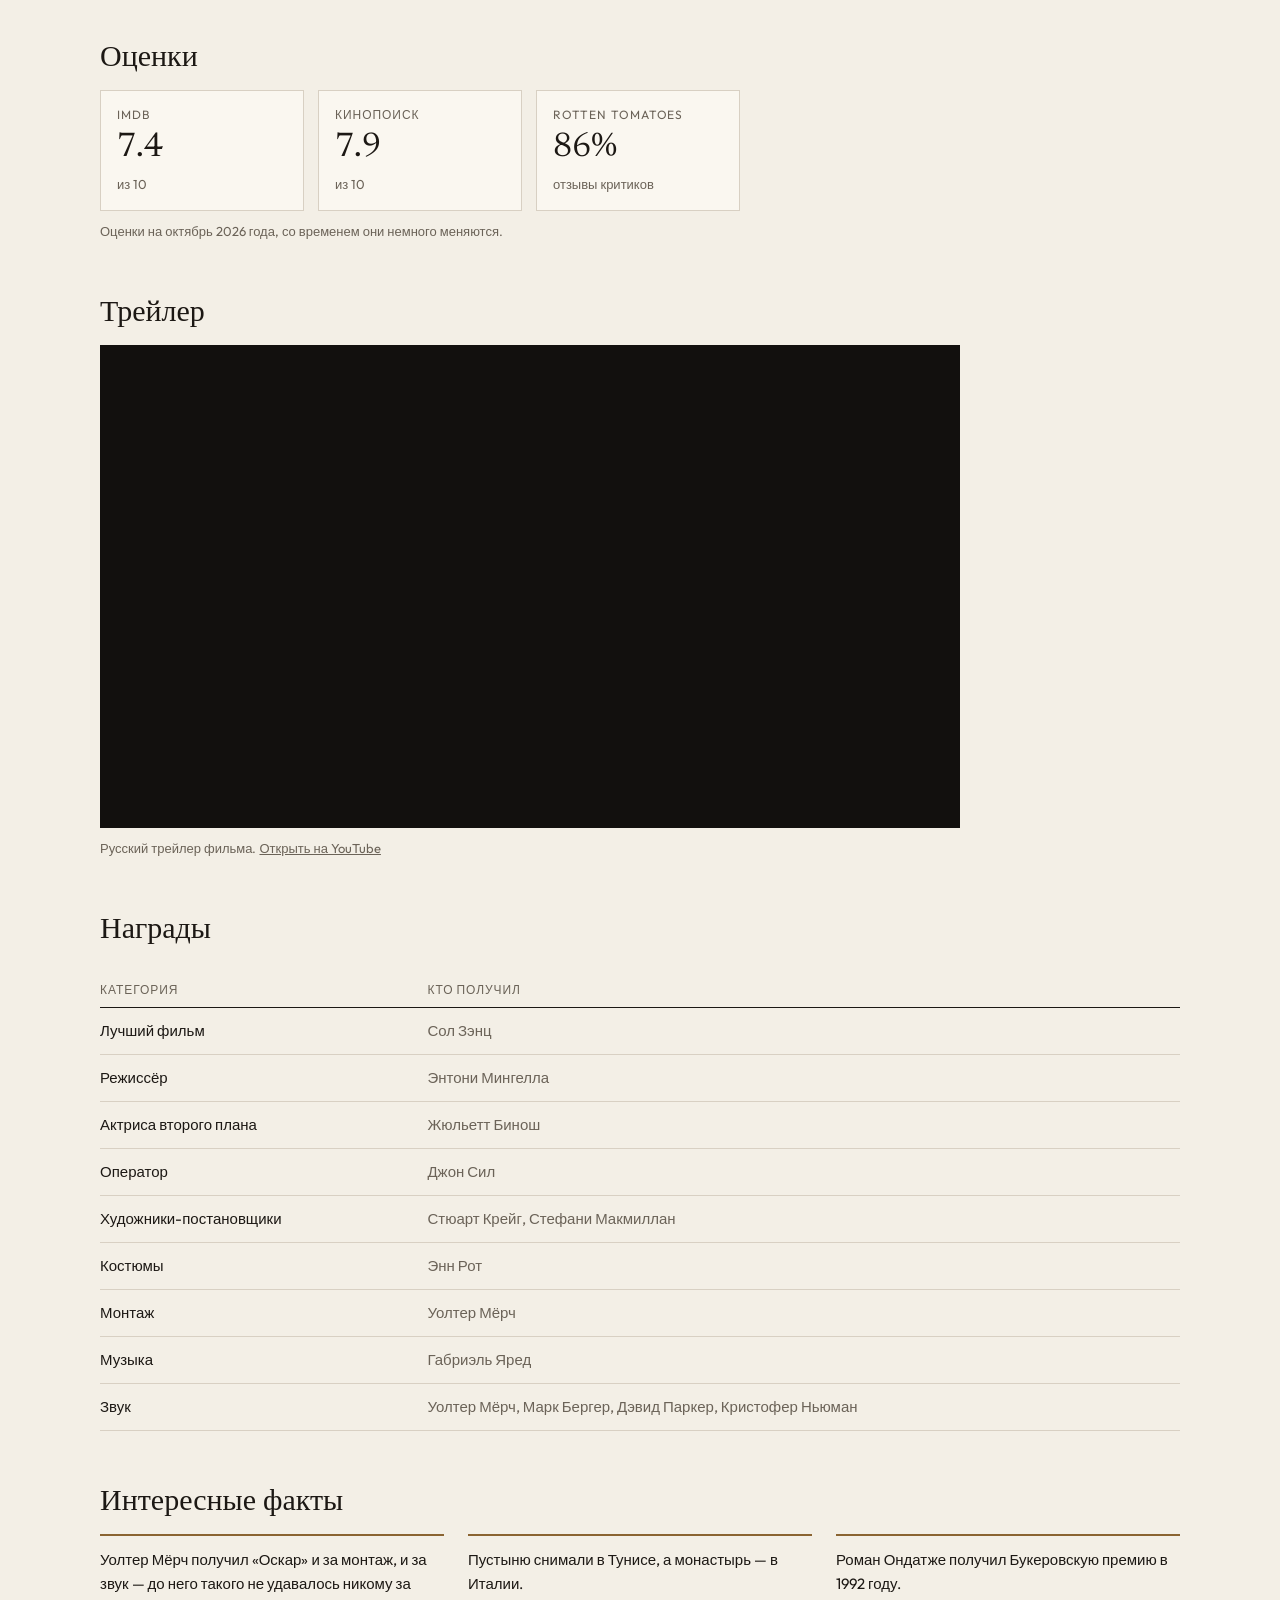
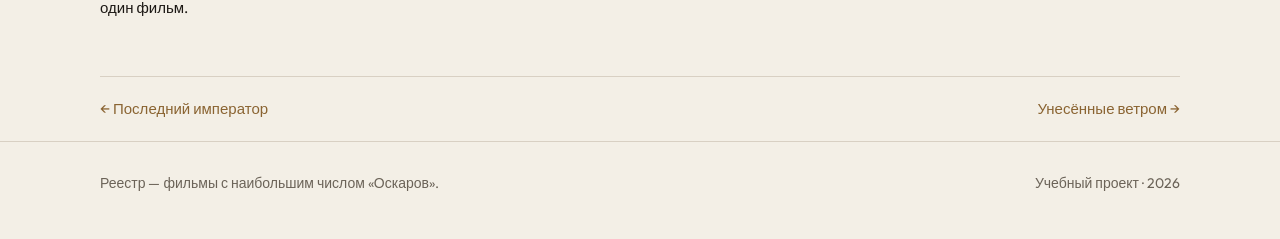
<file: english-patient.html>
<!DOCTYPE html>
<html lang="ru">
<head>
  <meta charset="UTF-8">
  <meta name="viewport" content="width=device-width, initial-scale=1">
  <title>Английский пациент (1996) — Реестр</title>
  <meta name="description" content="Английский пациент: 9 «Оскаров» из 12 номинаций. Награды, актёры, оценки и трейлер.">
  <link rel="icon" href="img/favicon.svg" type="image/svg+xml">
  <link rel="preconnect" href="https://fonts.googleapis.com">
  <link rel="preconnect" href="https://fonts.gstatic.com" crossorigin>
  <link href="https://fonts.googleapis.com/css2?family=Newsreader:ital,wght@0,400;0,500;1,400&family=Outfit:wght@300;400;500&display=swap" rel="stylesheet">
  <link rel="stylesheet" href="css/style.css">
</head>
<body>

  <header class="header">
    <div class="wrap">
      <a class="logo" href="index.html">
        <small>Оскар</small>
        <strong>Реестр</strong>
      </a>
      <nav class="nav" id="nav">
        <a href="index.html">Главная</a>
        <a href="ledger.html">Счёт</a>
        <a href="ceremony.html">Как считают</a>
        <a href="quiz.html">Викторина</a>
        <a href="about.html">О сайте</a>
      </nav>
      <div class="tools">
        <a class="icon-btn" href="index.html#favorites" title="Избранное">♥ <span id="fav-count">0</span></a>
        <button class="icon-btn" id="theme-btn" type="button" title="Сменить тему">☾</button>
        <button class="icon-btn burger" id="burger" type="button" title="Меню">☰</button>
      </div>
    </div>
  </header>

  <main>
    <figure class="film-hero">
      <img src="img/english-patient.jpg" alt="Пустыня, самолёт и человек без имени.">
      <figcaption class="wrap">Пустыня, самолёт и человек без имени.</figcaption>
    </figure>

    <div class="wrap">
      <article class="film-head">
        <p class="label">1996 · 9 из 12</p>
        <div class="head-row">
          <div>
            <h1>Английский пациент</h1>
            <p class="orig">The English Patient</p>
          </div>
          <button class="icon-btn fav-btn" type="button" data-slug="english-patient">♡ В избранное</button>
        </div>
        <p class="dek">Девять «Оскаров» в год, когда многие ждали победы «Фарго».</p>

        <dl class="facts-grid">
          <div><dt>Режиссёр</dt><dd>Энтони Мингелла</dd></div>
          <div><dt>Длительность</dt><dd>2 ч 42 мин</dd></div>
          <div><dt>Студия</dt><dd>Miramax</dd></div>
          <div><dt>Статуэтки</dt><dd>9</dd></div>
        </dl>
      </article>

      <div class="film-body">
        <div class="essay">
          <p>Мингелла взял роман Майкла Ондатже, довольно рваный и без привычного сюжета, и сделал из него историю тяжело обожжённого мужчины в итальянском монастыре. Он вспоминает Северную Африку перед войной, карту, любовь и чужую жену.</p>
          <p>В тот год соперниками были «Фарго», «Секреты и ложь» и «Блеск». «Английский пациент» выглядел старомодно, но студия Miramax умела продавать Академии именно такие большие любовные фильмы. Итог: 12 номинаций и 9 побед.</p>
          <p>Рэйф Файнс и Кристин Скотт Томас были номинированы, но проиграли Джеффри Рашу («Блеск») и Фрэнсис Макдорманд («Фарго»). Из актёров статуэтку получила только Жюльетт Бинош — за роль медсестры Ханы.</p>
        </div>
        <aside class="cast">
          <h2>В ролях</h2>
          <ul>
            <li>
              <b>Рэйф Файнс</b>
              <span class="role">Ласло Алмаши</span>
              <p>Номинирован на «Оскар», но проиграл Джеффри Рашу.</p>
            </li>
            <li>
              <b>Кристин Скотт Томас</b>
              <span class="role">Кэтрин Клифтон</span>
              <p>Тоже номинирована, но в тот год выиграла Фрэнсис Макдорманд.</p>
            </li>
            <li>
              <b>Жюльетт Бинош</b>
              <span class="role">Хана</span>
              <p>Получила «Оскар» за роль второго плана — единственная победа актёров в этом фильме.</p>
            </li>
            <li>
              <b>Уиллем Дефо</b>
              <span class="role">Дэвид Караваджо</span>
              <p>Вор, которого пытали во время войны.</p>
            </li>
          </ul>
        </aside>
      </div>

      <section class="section">
        <h2>Оценки</h2>
        <div class="ratings">
          <div class="rate"><span>IMDb</span><b>7.4</b><small>из 10</small></div>
          <div class="rate"><span>Кинопоиск</span><b>7.9</b><small>из 10</small></div>
          <div class="rate"><span>Rotten Tomatoes</span><b>86%</b><small>отзывы критиков</small></div>
        </div>
        <p class="note">Оценки на октябрь 2026 года, со временем они немного меняются.</p>
      </section>

      <section class="section">
        <h2>Трейлер</h2>
        <div class="video">
          <iframe src="https://www.youtube.com/embed/VSitJ3ay6uA" title="Трейлер: Английский пациент" loading="lazy"
            allow="accelerometer; autoplay; clipboard-write; encrypted-media; gyroscope; picture-in-picture" allowfullscreen></iframe>
        </div>
        <p class="note">Русский трейлер фильма. <a href="https://www.youtube.com/watch?v=VSitJ3ay6uA" target="_blank" rel="noopener">Открыть на YouTube</a></p>
      </section>

      <section class="section">
        <h2>Награды</h2>
        <div class="table-box">
          <table>
            <thead><tr><th>Категория</th><th>Кто получил</th></tr></thead>
            <tbody>
            <tr><td>Лучший фильм</td><td class="muted">Сол Зэнц</td></tr>
            <tr><td>Режиссёр</td><td class="muted">Энтони Мингелла</td></tr>
            <tr><td>Актриса второго плана</td><td class="muted">Жюльетт Бинош</td></tr>
            <tr><td>Оператор</td><td class="muted">Джон Сил</td></tr>
            <tr><td>Художники-постановщики</td><td class="muted">Стюарт Крейг, Стефани Макмиллан</td></tr>
            <tr><td>Костюмы</td><td class="muted">Энн Рот</td></tr>
            <tr><td>Монтаж</td><td class="muted">Уолтер Мёрч</td></tr>
            <tr><td>Музыка</td><td class="muted">Габриэль Яред</td></tr>
            <tr><td>Звук</td><td class="muted">Уолтер Мёрч, Марк Бергер, Дэвид Паркер, Кристофер Ньюман</td></tr>
            </tbody>
          </table>
        </div>
      </section>

      <section class="section">
        <h2>Интересные факты</h2>
        <div class="facts3">
        <p>Уолтер Мёрч получил «Оскар» и за монтаж, и за звук — до него такого не удавалось никому за один фильм.</p>
        <p>Пустыню снимали в Тунисе, а монастырь — в Италии.</p>
        <p>Роман Ондатже получил Букеровскую премию в 1992 году.</p>
        </div>
      </section>

      <nav class="pager">
        <a href="last-emperor.html">← Последний император</a>
        <a href="gone-with-the-wind.html">Унесённые ветром →</a>
      </nav>
    </div>
  </main>

  <footer class="footer">
    <div class="wrap">
      <p>Реестр — фильмы с наибольшим числом «Оскаров».</p>
      <p>Учебный проект · 2026</p>
    </div>
  </footer>

  <button class="to-top" id="to-top" type="button" title="Наверх">↑</button>
  <script src="js/script.js"></script>
</body>
</html>
</file>
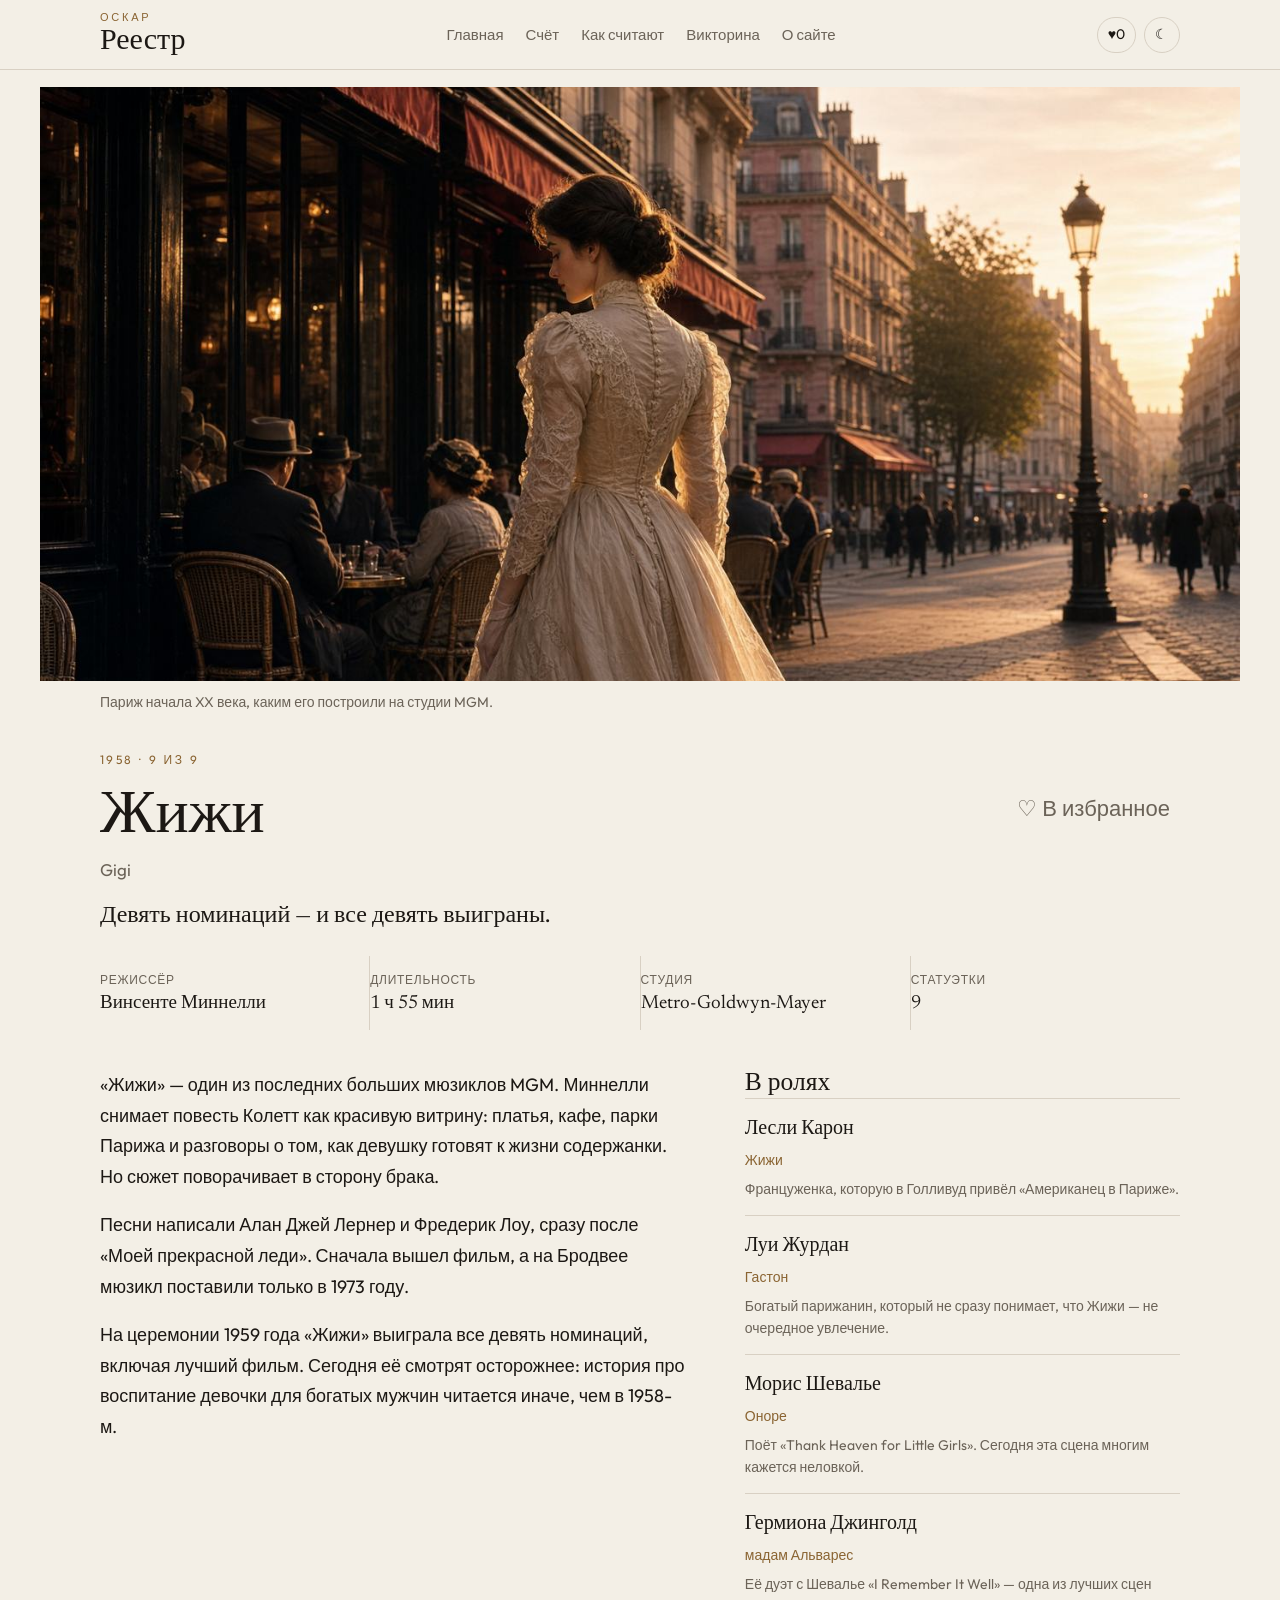
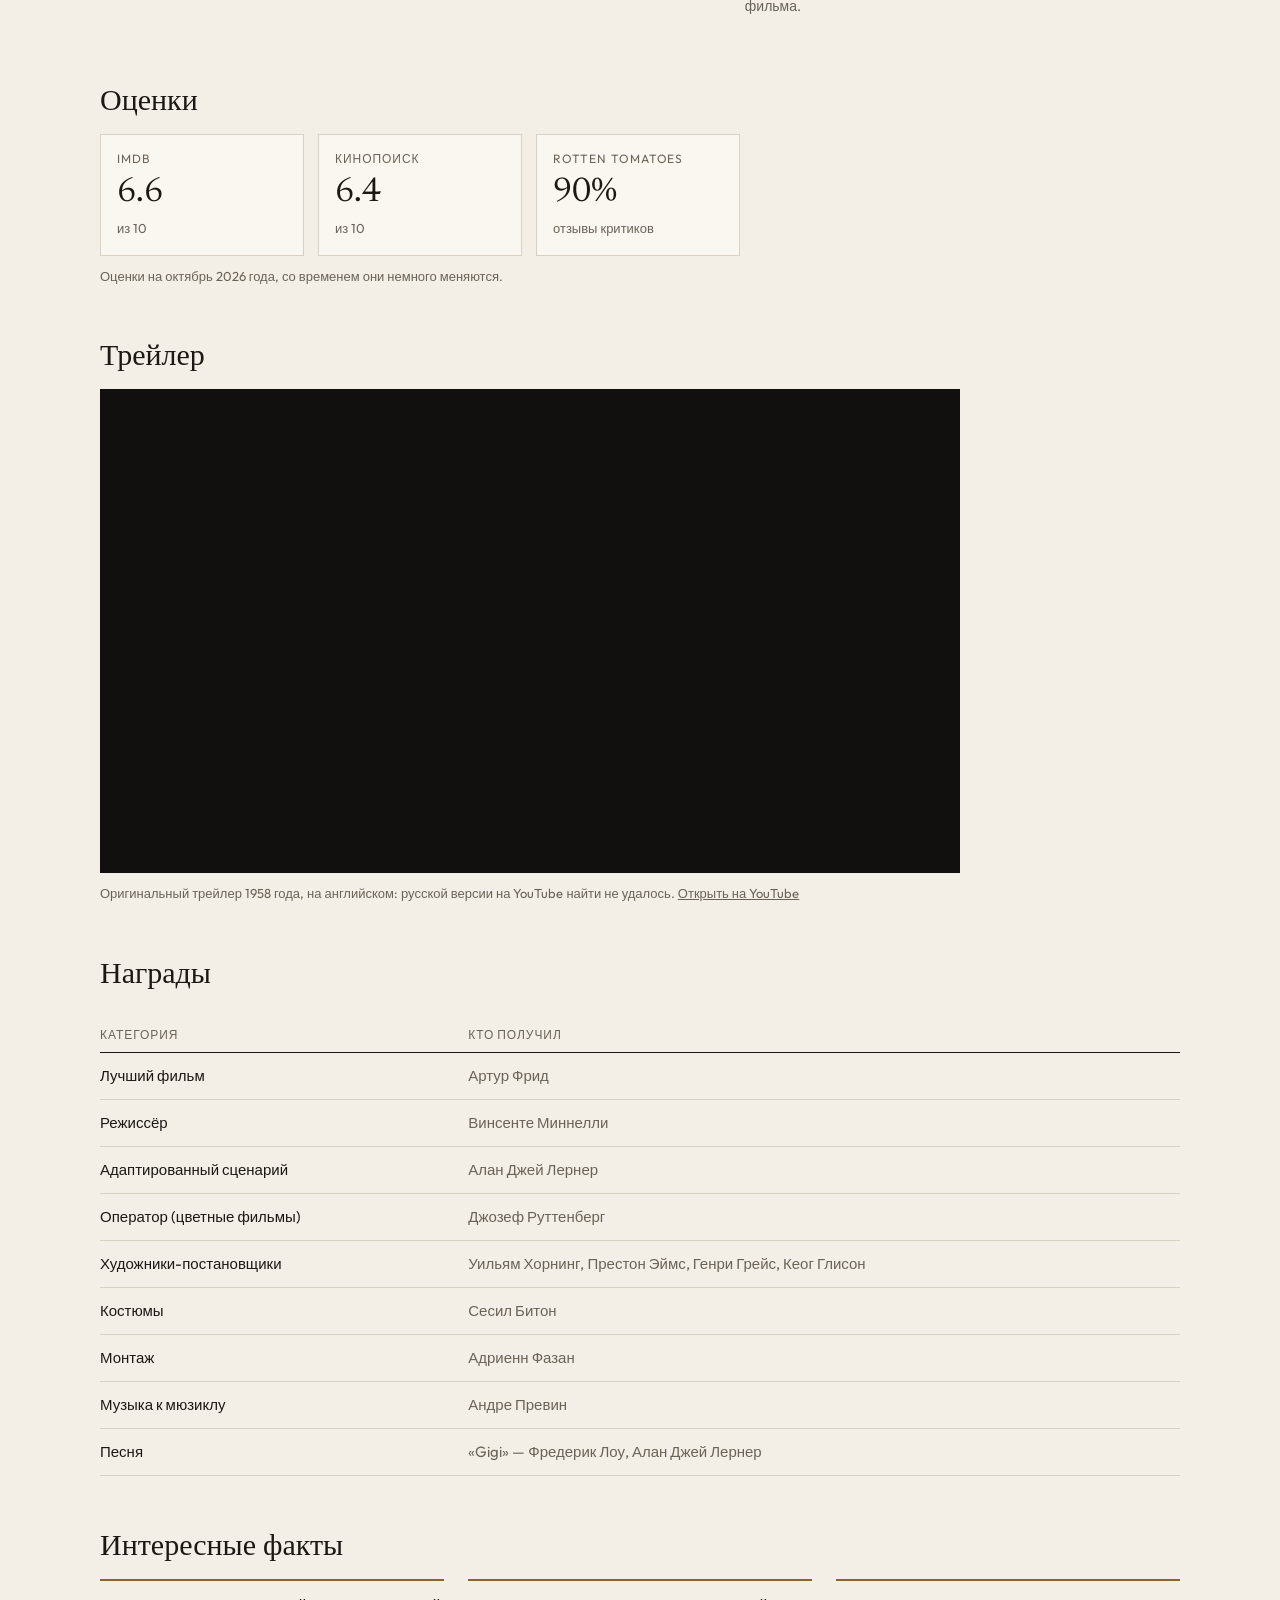
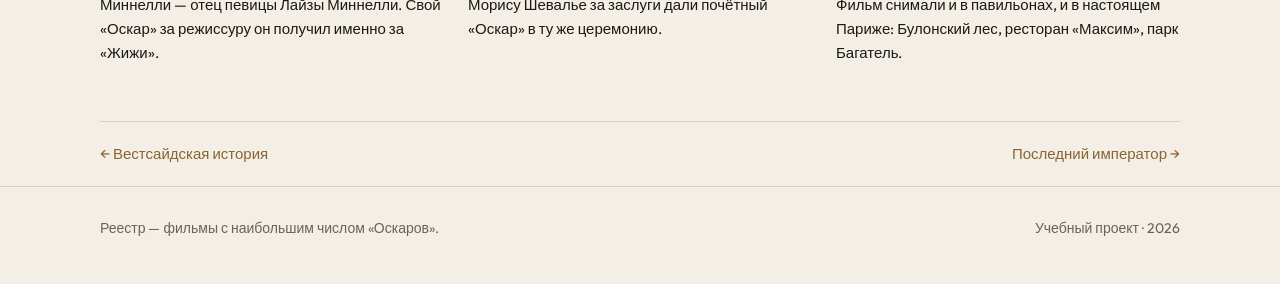
<file: gigi.html>
<!DOCTYPE html>
<html lang="ru">
<head>
  <meta charset="UTF-8">
  <meta name="viewport" content="width=device-width, initial-scale=1">
  <title>Жижи (1958) — Реестр</title>
  <meta name="description" content="Жижи: 9 «Оскаров» из 9 номинаций. Награды, актёры, оценки и трейлер.">
  <link rel="icon" href="img/favicon.svg" type="image/svg+xml">
  <link rel="preconnect" href="https://fonts.googleapis.com">
  <link rel="preconnect" href="https://fonts.gstatic.com" crossorigin>
  <link href="https://fonts.googleapis.com/css2?family=Newsreader:ital,wght@0,400;0,500;1,400&family=Outfit:wght@300;400;500&display=swap" rel="stylesheet">
  <link rel="stylesheet" href="css/style.css">
</head>
<body>

  <header class="header">
    <div class="wrap">
      <a class="logo" href="index.html">
        <small>Оскар</small>
        <strong>Реестр</strong>
      </a>
      <nav class="nav" id="nav">
        <a href="index.html">Главная</a>
        <a href="ledger.html">Счёт</a>
        <a href="ceremony.html">Как считают</a>
        <a href="quiz.html">Викторина</a>
        <a href="about.html">О сайте</a>
      </nav>
      <div class="tools">
        <a class="icon-btn" href="index.html#favorites" title="Избранное">♥ <span id="fav-count">0</span></a>
        <button class="icon-btn" id="theme-btn" type="button" title="Сменить тему">☾</button>
        <button class="icon-btn burger" id="burger" type="button" title="Меню">☰</button>
      </div>
    </div>
  </header>

  <main>
    <figure class="film-hero">
      <img src="img/gigi.jpg" alt="Париж начала XX века, каким его построили на студии MGM.">
      <figcaption class="wrap">Париж начала XX века, каким его построили на студии MGM.</figcaption>
    </figure>

    <div class="wrap">
      <article class="film-head">
        <p class="label">1958 · 9 из 9</p>
        <div class="head-row">
          <div>
            <h1>Жижи</h1>
            <p class="orig">Gigi</p>
          </div>
          <button class="icon-btn fav-btn" type="button" data-slug="gigi">♡ В избранное</button>
        </div>
        <p class="dek">Девять номинаций — и все девять выиграны.</p>

        <dl class="facts-grid">
          <div><dt>Режиссёр</dt><dd>Винсенте Миннелли</dd></div>
          <div><dt>Длительность</dt><dd>1 ч 55 мин</dd></div>
          <div><dt>Студия</dt><dd>Metro-Goldwyn-Mayer</dd></div>
          <div><dt>Статуэтки</dt><dd>9</dd></div>
        </dl>
      </article>

      <div class="film-body">
        <div class="essay">
          <p>«Жижи» — один из последних больших мюзиклов MGM. Миннелли снимает повесть Колетт как красивую витрину: платья, кафе, парки Парижа и разговоры о том, как девушку готовят к жизни содержанки. Но сюжет поворачивает в сторону брака.</p>
          <p>Песни написали Алан Джей Лернер и Фредерик Лоу, сразу после «Моей прекрасной леди». Сначала вышел фильм, а на Бродвее мюзикл поставили только в 1973 году.</p>
          <p>На церемонии 1959 года «Жижи» выиграла все девять номинаций, включая лучший фильм. Сегодня её смотрят осторожнее: история про воспитание девочки для богатых мужчин читается иначе, чем в 1958-м.</p>
        </div>
        <aside class="cast">
          <h2>В ролях</h2>
          <ul>
            <li>
              <b>Лесли Карон</b>
              <span class="role">Жижи</span>
              <p>Француженка, которую в Голливуд привёл «Американец в Париже».</p>
            </li>
            <li>
              <b>Луи Журдан</b>
              <span class="role">Гастон</span>
              <p>Богатый парижанин, который не сразу понимает, что Жижи — не очередное увлечение.</p>
            </li>
            <li>
              <b>Морис Шевалье</b>
              <span class="role">Оноре</span>
              <p>Поёт «Thank Heaven for Little Girls». Сегодня эта сцена многим кажется неловкой.</p>
            </li>
            <li>
              <b>Гермиона Джинголд</b>
              <span class="role">мадам Альварес</span>
              <p>Её дуэт с Шевалье «I Remember It Well» — одна из лучших сцен фильма.</p>
            </li>
          </ul>
        </aside>
      </div>

      <section class="section">
        <h2>Оценки</h2>
        <div class="ratings">
          <div class="rate"><span>IMDb</span><b>6.6</b><small>из 10</small></div>
          <div class="rate"><span>Кинопоиск</span><b>6.4</b><small>из 10</small></div>
          <div class="rate"><span>Rotten Tomatoes</span><b>90%</b><small>отзывы критиков</small></div>
        </div>
        <p class="note">Оценки на октябрь 2026 года, со временем они немного меняются.</p>
      </section>

      <section class="section">
        <h2>Трейлер</h2>
        <div class="video">
          <iframe src="https://www.youtube.com/embed/3grl5UK_uy8" title="Трейлер: Жижи" loading="lazy"
            allow="accelerometer; autoplay; clipboard-write; encrypted-media; gyroscope; picture-in-picture" allowfullscreen></iframe>
        </div>
        <p class="note">Оригинальный трейлер 1958 года, на английском: русской версии на YouTube найти не удалось. <a href="https://www.youtube.com/watch?v=3grl5UK_uy8" target="_blank" rel="noopener">Открыть на YouTube</a></p>
      </section>

      <section class="section">
        <h2>Награды</h2>
        <div class="table-box">
          <table>
            <thead><tr><th>Категория</th><th>Кто получил</th></tr></thead>
            <tbody>
            <tr><td>Лучший фильм</td><td class="muted">Артур Фрид</td></tr>
            <tr><td>Режиссёр</td><td class="muted">Винсенте Миннелли</td></tr>
            <tr><td>Адаптированный сценарий</td><td class="muted">Алан Джей Лернер</td></tr>
            <tr><td>Оператор (цветные фильмы)</td><td class="muted">Джозеф Руттенберг</td></tr>
            <tr><td>Художники-постановщики</td><td class="muted">Уильям Хорнинг, Престон Эймс, Генри Грейс, Кеог Глисон</td></tr>
            <tr><td>Костюмы</td><td class="muted">Сесил Битон</td></tr>
            <tr><td>Монтаж</td><td class="muted">Адриенн Фазан</td></tr>
            <tr><td>Музыка к мюзиклу</td><td class="muted">Андре Превин</td></tr>
            <tr><td>Песня</td><td class="muted">«Gigi» — Фредерик Лоу, Алан Джей Лернер</td></tr>
            </tbody>
          </table>
        </div>
      </section>

      <section class="section">
        <h2>Интересные факты</h2>
        <div class="facts3">
        <p>Миннелли — отец певицы Лайзы Миннелли. Свой «Оскар» за режиссуру он получил именно за «Жижи».</p>
        <p>Морису Шевалье за заслуги дали почётный «Оскар» в ту же церемонию.</p>
        <p>Фильм снимали и в павильонах, и в настоящем Париже: Булонский лес, ресторан «Максим», парк Багатель.</p>
        </div>
      </section>

      <nav class="pager">
        <a href="west-side-story.html">← Вестсайдская история</a>
        <a href="last-emperor.html">Последний император →</a>
      </nav>
    </div>
  </main>

  <footer class="footer">
    <div class="wrap">
      <p>Реестр — фильмы с наибольшим числом «Оскаров».</p>
      <p>Учебный проект · 2026</p>
    </div>
  </footer>

  <button class="to-top" id="to-top" type="button" title="Наверх">↑</button>
  <script src="js/script.js"></script>
</body>
</html>
</file>
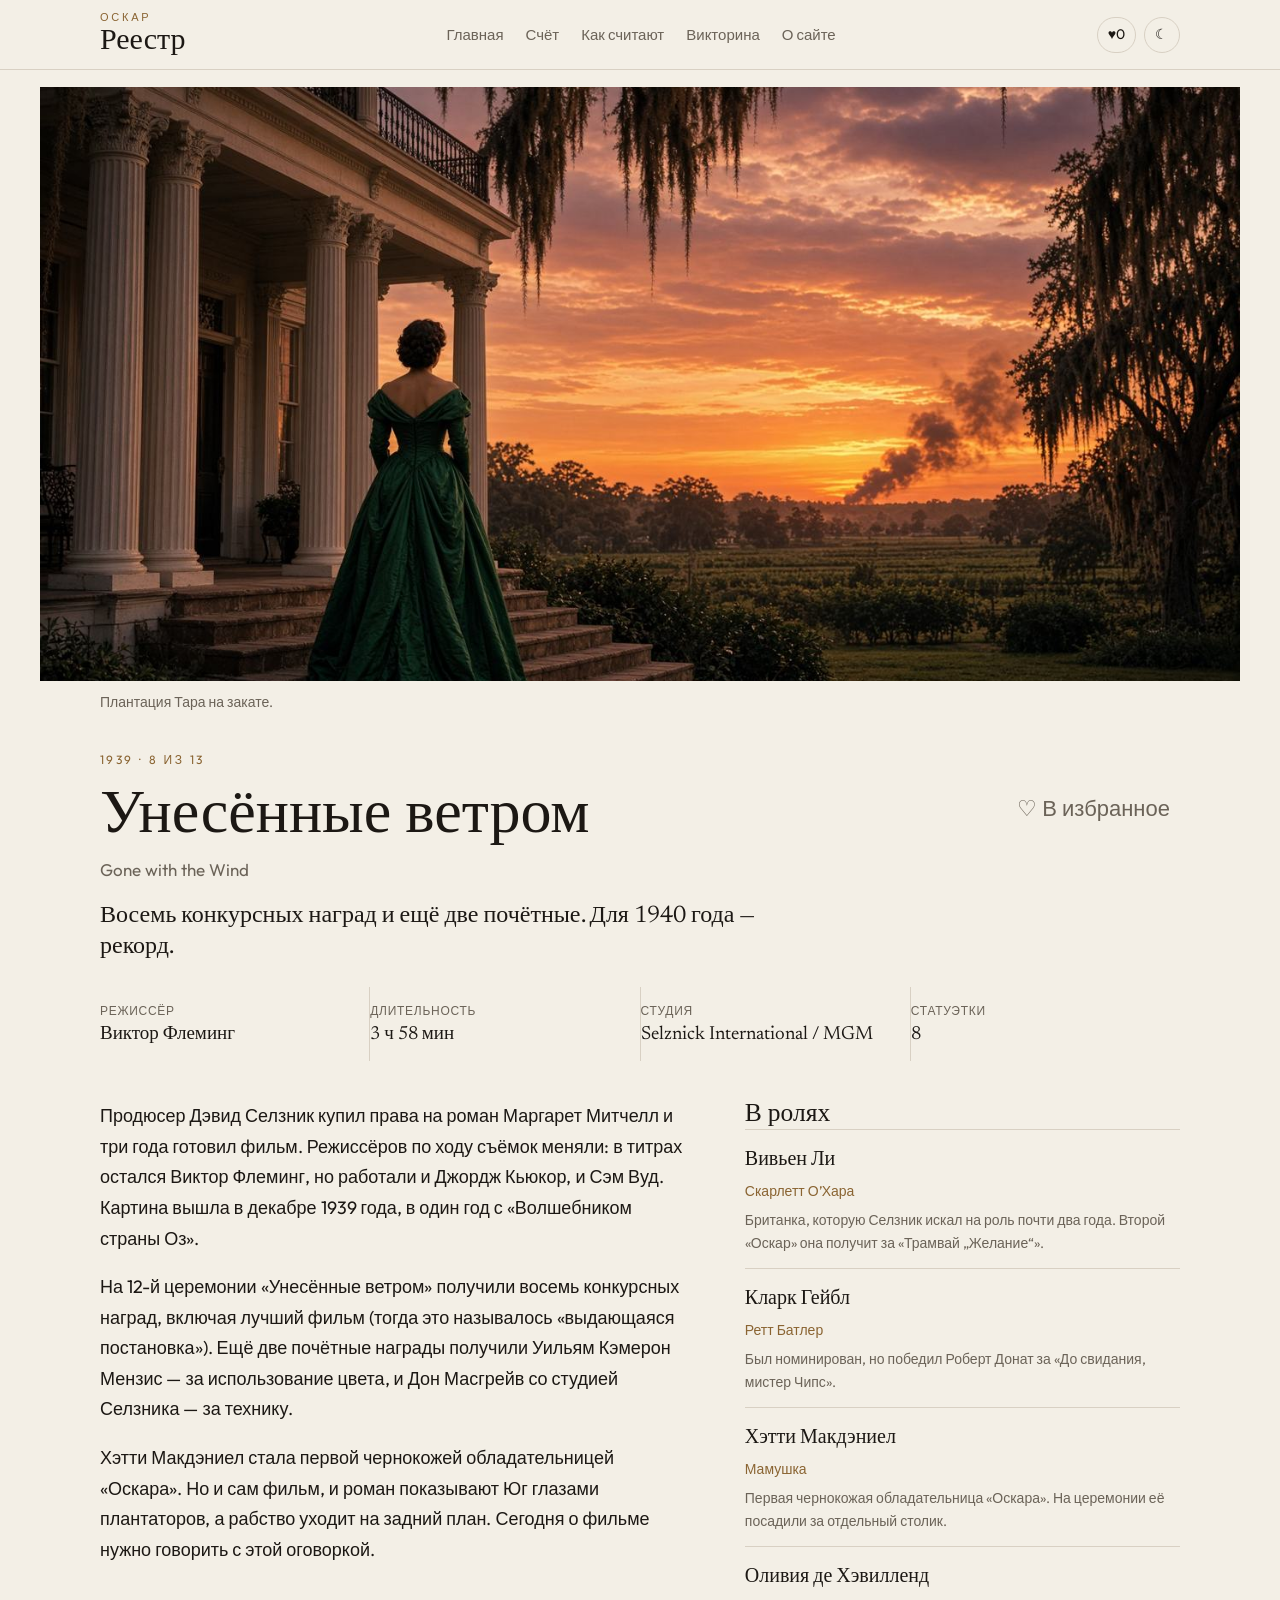
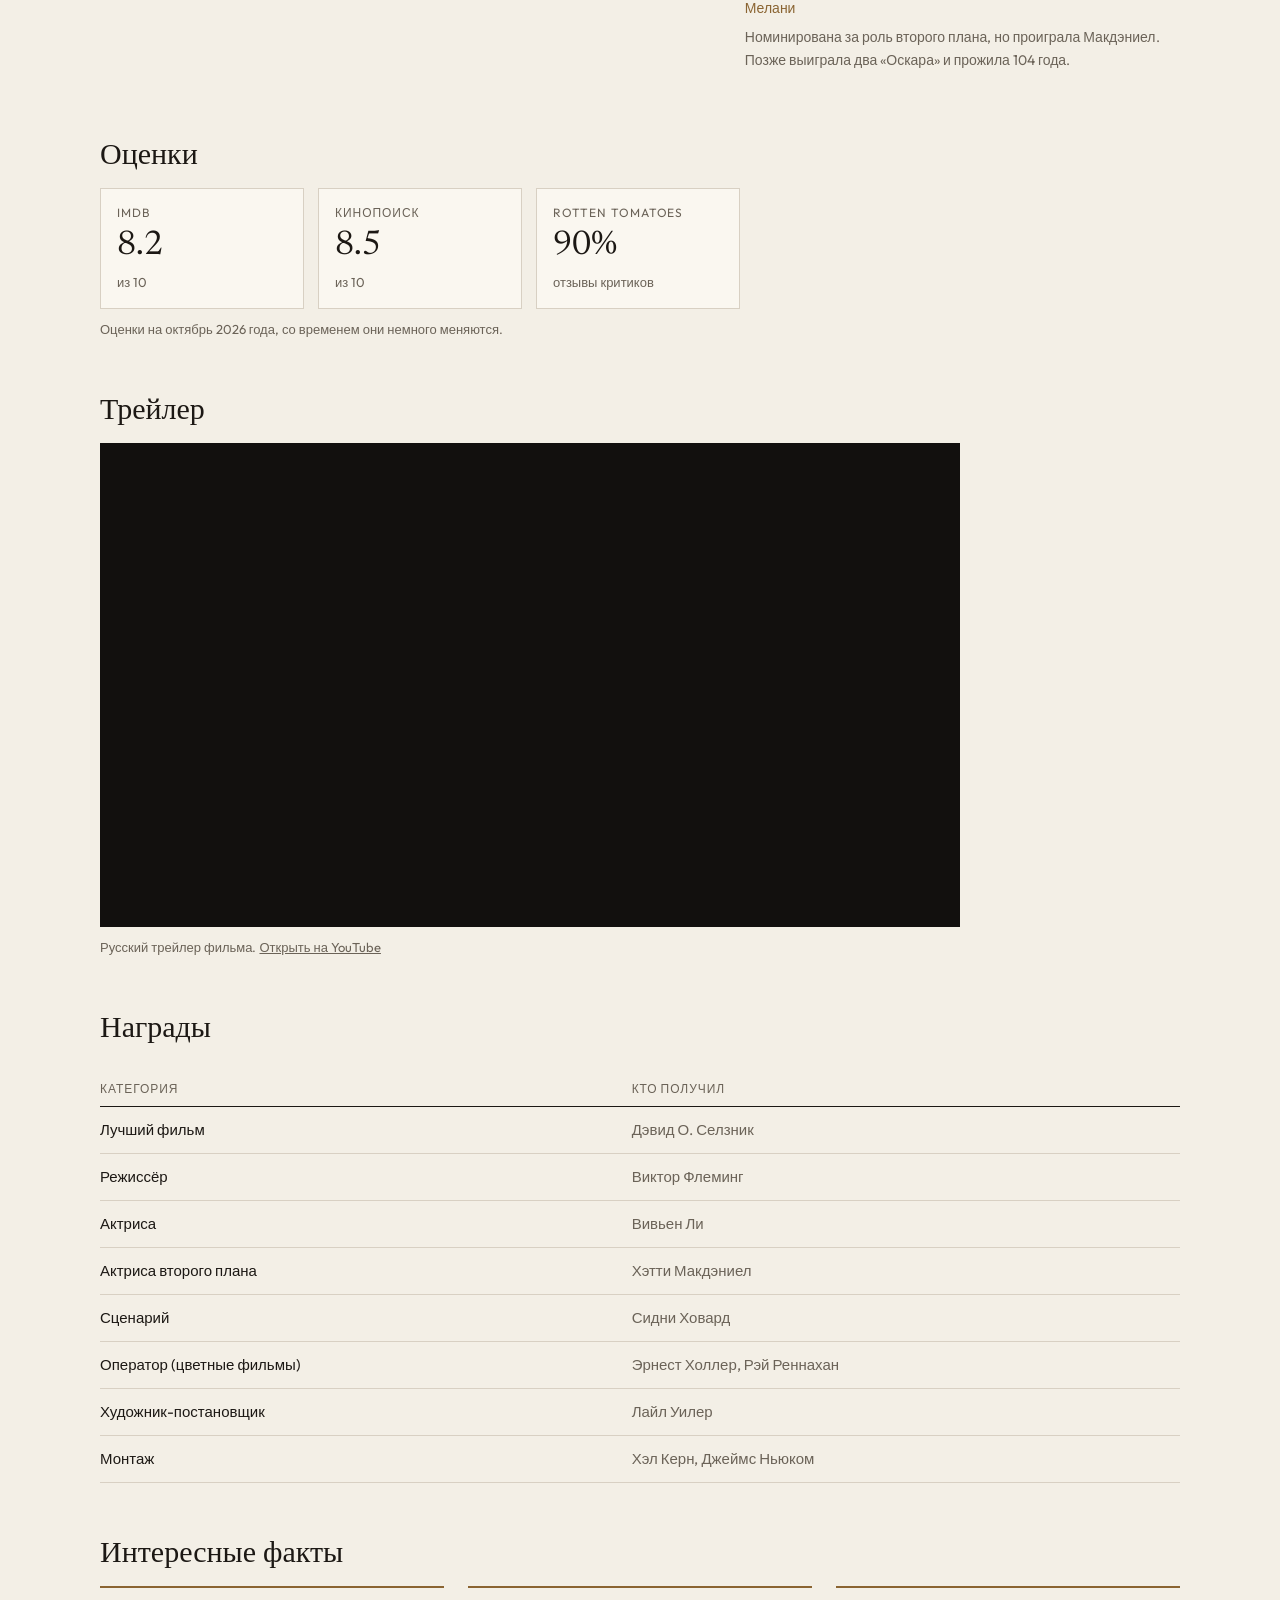
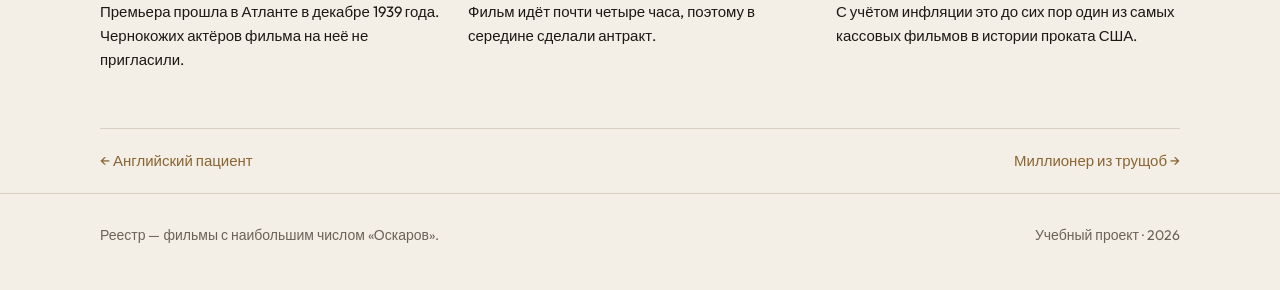
<file: gone-with-the-wind.html>
<!DOCTYPE html>
<html lang="ru">
<head>
  <meta charset="UTF-8">
  <meta name="viewport" content="width=device-width, initial-scale=1">
  <title>Унесённые ветром (1939) — Реестр</title>
  <meta name="description" content="Унесённые ветром: 8 «Оскаров» из 13 номинаций. Награды, актёры, оценки и трейлер.">
  <link rel="icon" href="img/favicon.svg" type="image/svg+xml">
  <link rel="preconnect" href="https://fonts.googleapis.com">
  <link rel="preconnect" href="https://fonts.gstatic.com" crossorigin>
  <link href="https://fonts.googleapis.com/css2?family=Newsreader:ital,wght@0,400;0,500;1,400&family=Outfit:wght@300;400;500&display=swap" rel="stylesheet">
  <link rel="stylesheet" href="css/style.css">
</head>
<body>

  <header class="header">
    <div class="wrap">
      <a class="logo" href="index.html">
        <small>Оскар</small>
        <strong>Реестр</strong>
      </a>
      <nav class="nav" id="nav">
        <a href="index.html">Главная</a>
        <a href="ledger.html">Счёт</a>
        <a href="ceremony.html">Как считают</a>
        <a href="quiz.html">Викторина</a>
        <a href="about.html">О сайте</a>
      </nav>
      <div class="tools">
        <a class="icon-btn" href="index.html#favorites" title="Избранное">♥ <span id="fav-count">0</span></a>
        <button class="icon-btn" id="theme-btn" type="button" title="Сменить тему">☾</button>
        <button class="icon-btn burger" id="burger" type="button" title="Меню">☰</button>
      </div>
    </div>
  </header>

  <main>
    <figure class="film-hero">
      <img src="img/gone-with-the-wind.jpg" alt="Плантация Тара на закате.">
      <figcaption class="wrap">Плантация Тара на закате.</figcaption>
    </figure>

    <div class="wrap">
      <article class="film-head">
        <p class="label">1939 · 8 из 13</p>
        <div class="head-row">
          <div>
            <h1>Унесённые ветром</h1>
            <p class="orig">Gone with the Wind</p>
          </div>
          <button class="icon-btn fav-btn" type="button" data-slug="gone-with-the-wind">♡ В избранное</button>
        </div>
        <p class="dek">Восемь конкурсных наград и ещё две почётные. Для 1940 года — рекорд.</p>

        <dl class="facts-grid">
          <div><dt>Режиссёр</dt><dd>Виктор Флеминг</dd></div>
          <div><dt>Длительность</dt><dd>3 ч 58 мин</dd></div>
          <div><dt>Студия</dt><dd>Selznick International / MGM</dd></div>
          <div><dt>Статуэтки</dt><dd>8</dd></div>
        </dl>
      </article>

      <div class="film-body">
        <div class="essay">
          <p>Продюсер Дэвид Селзник купил права на роман Маргарет Митчелл и три года готовил фильм. Режиссёров по ходу съёмок меняли: в титрах остался Виктор Флеминг, но работали и Джордж Кьюкор, и Сэм Вуд. Картина вышла в декабре 1939 года, в один год с «Волшебником страны Оз».</p>
          <p>На 12-й церемонии «Унесённые ветром» получили восемь конкурсных наград, включая лучший фильм (тогда это называлось «выдающаяся постановка»). Ещё две почётные награды получили Уильям Кэмерон Мензис — за использование цвета, и Дон Масгрейв со студией Селзника — за технику.</p>
          <p>Хэтти Макдэниел стала первой чернокожей обладательницей «Оскара». Но и сам фильм, и роман показывают Юг глазами плантаторов, а рабство уходит на задний план. Сегодня о фильме нужно говорить с этой оговоркой.</p>
        </div>
        <aside class="cast">
          <h2>В ролях</h2>
          <ul>
            <li>
              <b>Вивьен Ли</b>
              <span class="role">Скарлетт О’Хара</span>
              <p>Британка, которую Селзник искал на роль почти два года. Второй «Оскар» она получит за «Трамвай „Желание“».</p>
            </li>
            <li>
              <b>Кларк Гейбл</b>
              <span class="role">Ретт Батлер</span>
              <p>Был номинирован, но победил Роберт Донат за «До свидания, мистер Чипс».</p>
            </li>
            <li>
              <b>Хэтти Макдэниел</b>
              <span class="role">Мамушка</span>
              <p>Первая чернокожая обладательница «Оскара». На церемонии её посадили за отдельный столик.</p>
            </li>
            <li>
              <b>Оливия де Хэвилленд</b>
              <span class="role">Мелани</span>
              <p>Номинирована за роль второго плана, но проиграла Макдэниел. Позже выиграла два «Оскара» и прожила 104 года.</p>
            </li>
          </ul>
        </aside>
      </div>

      <section class="section">
        <h2>Оценки</h2>
        <div class="ratings">
          <div class="rate"><span>IMDb</span><b>8.2</b><small>из 10</small></div>
          <div class="rate"><span>Кинопоиск</span><b>8.5</b><small>из 10</small></div>
          <div class="rate"><span>Rotten Tomatoes</span><b>90%</b><small>отзывы критиков</small></div>
        </div>
        <p class="note">Оценки на октябрь 2026 года, со временем они немного меняются.</p>
      </section>

      <section class="section">
        <h2>Трейлер</h2>
        <div class="video">
          <iframe src="https://www.youtube.com/embed/w1J3ew6BqnM" title="Трейлер: Унесённые ветром" loading="lazy"
            allow="accelerometer; autoplay; clipboard-write; encrypted-media; gyroscope; picture-in-picture" allowfullscreen></iframe>
        </div>
        <p class="note">Русский трейлер фильма. <a href="https://www.youtube.com/watch?v=w1J3ew6BqnM" target="_blank" rel="noopener">Открыть на YouTube</a></p>
      </section>

      <section class="section">
        <h2>Награды</h2>
        <div class="table-box">
          <table>
            <thead><tr><th>Категория</th><th>Кто получил</th></tr></thead>
            <tbody>
            <tr><td>Лучший фильм</td><td class="muted">Дэвид О. Селзник</td></tr>
            <tr><td>Режиссёр</td><td class="muted">Виктор Флеминг</td></tr>
            <tr><td>Актриса</td><td class="muted">Вивьен Ли</td></tr>
            <tr><td>Актриса второго плана</td><td class="muted">Хэтти Макдэниел</td></tr>
            <tr><td>Сценарий</td><td class="muted">Сидни Ховард</td></tr>
            <tr><td>Оператор (цветные фильмы)</td><td class="muted">Эрнест Холлер, Рэй Реннахан</td></tr>
            <tr><td>Художник-постановщик</td><td class="muted">Лайл Уилер</td></tr>
            <tr><td>Монтаж</td><td class="muted">Хэл Керн, Джеймс Ньюком</td></tr>
            </tbody>
          </table>
        </div>
      </section>

      <section class="section">
        <h2>Интересные факты</h2>
        <div class="facts3">
        <p>Премьера прошла в Атланте в декабре 1939 года. Чернокожих актёров фильма на неё не пригласили.</p>
        <p>Фильм идёт почти четыре часа, поэтому в середине сделали антракт.</p>
        <p>С учётом инфляции это до сих пор один из самых кассовых фильмов в истории проката США.</p>
        </div>
      </section>

      <nav class="pager">
        <a href="english-patient.html">← Английский пациент</a>
        <a href="slumdog-millionaire.html">Миллионер из трущоб →</a>
      </nav>
    </div>
  </main>

  <footer class="footer">
    <div class="wrap">
      <p>Реестр — фильмы с наибольшим числом «Оскаров».</p>
      <p>Учебный проект · 2026</p>
    </div>
  </footer>

  <button class="to-top" id="to-top" type="button" title="Наверх">↑</button>
  <script src="js/script.js"></script>
</body>
</html>
</file>
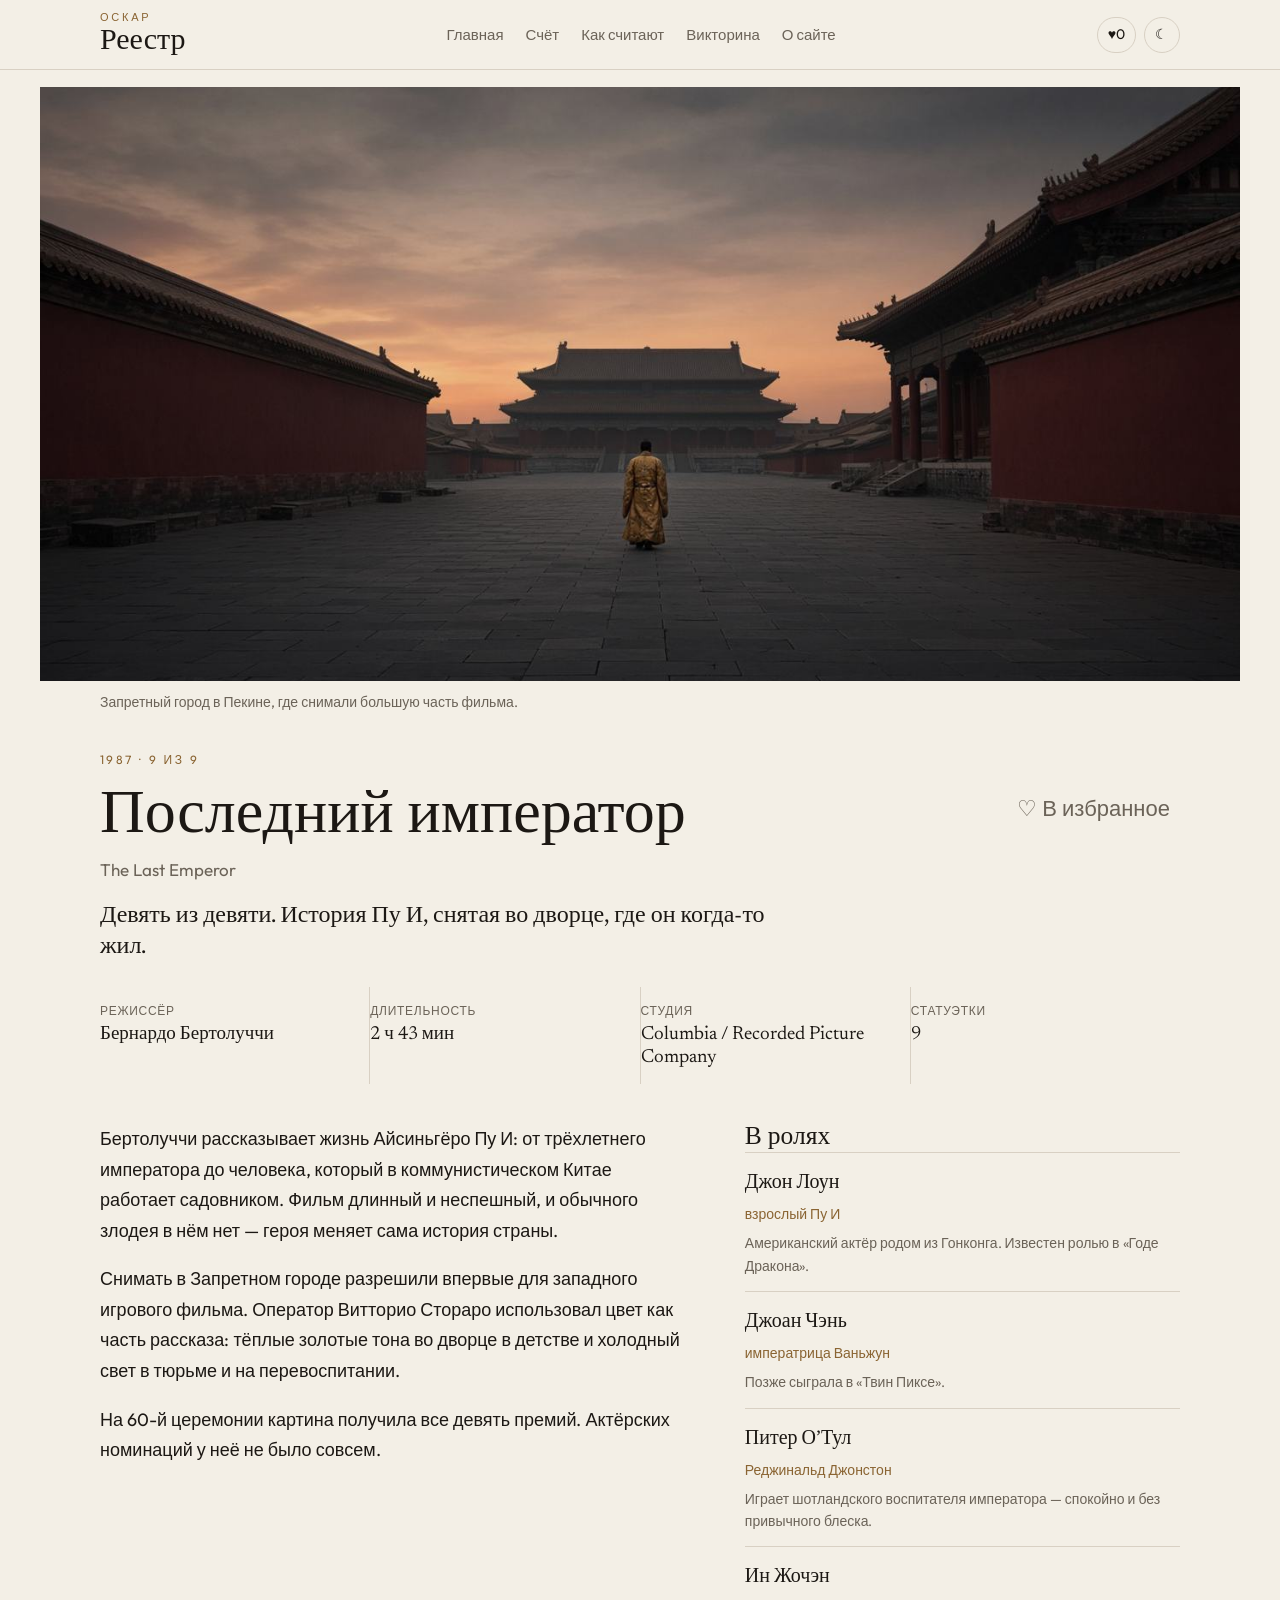
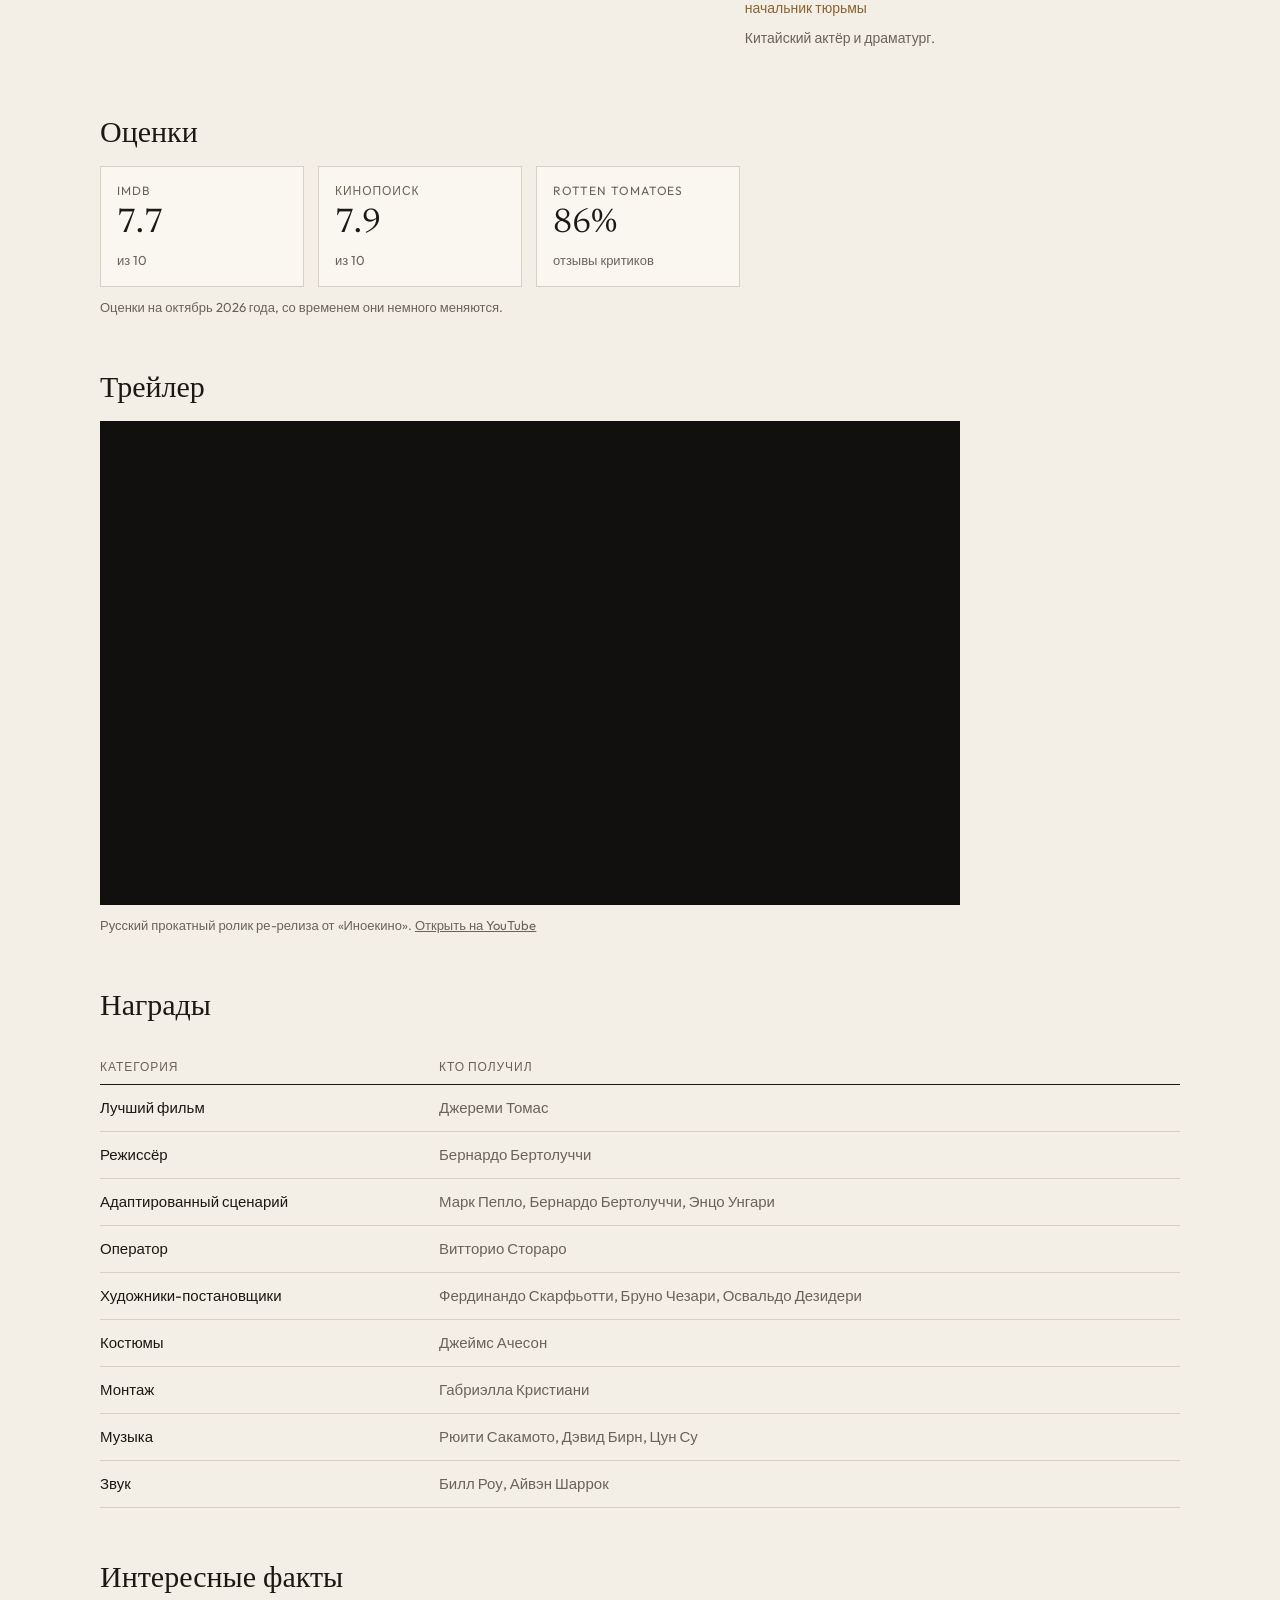
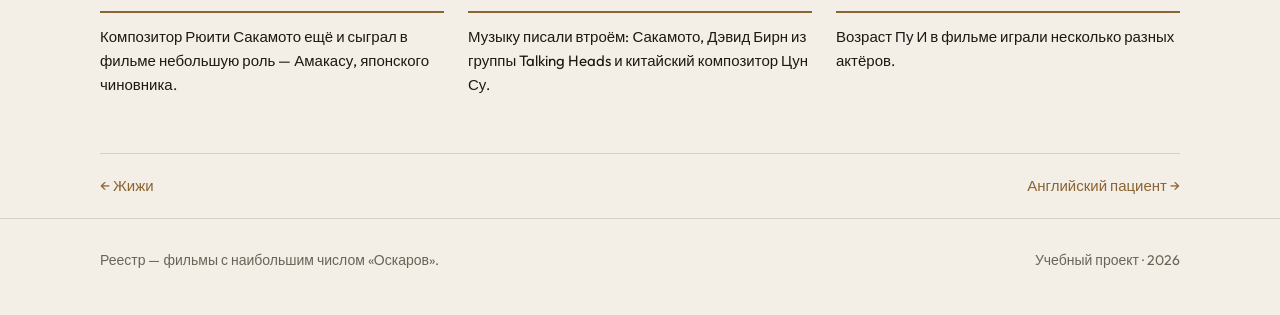
<file: last-emperor.html>
<!DOCTYPE html>
<html lang="ru">
<head>
  <meta charset="UTF-8">
  <meta name="viewport" content="width=device-width, initial-scale=1">
  <title>Последний император (1987) — Реестр</title>
  <meta name="description" content="Последний император: 9 «Оскаров» из 9 номинаций. Награды, актёры, оценки и трейлер.">
  <link rel="icon" href="img/favicon.svg" type="image/svg+xml">
  <link rel="preconnect" href="https://fonts.googleapis.com">
  <link rel="preconnect" href="https://fonts.gstatic.com" crossorigin>
  <link href="https://fonts.googleapis.com/css2?family=Newsreader:ital,wght@0,400;0,500;1,400&family=Outfit:wght@300;400;500&display=swap" rel="stylesheet">
  <link rel="stylesheet" href="css/style.css">
</head>
<body>

  <header class="header">
    <div class="wrap">
      <a class="logo" href="index.html">
        <small>Оскар</small>
        <strong>Реестр</strong>
      </a>
      <nav class="nav" id="nav">
        <a href="index.html">Главная</a>
        <a href="ledger.html">Счёт</a>
        <a href="ceremony.html">Как считают</a>
        <a href="quiz.html">Викторина</a>
        <a href="about.html">О сайте</a>
      </nav>
      <div class="tools">
        <a class="icon-btn" href="index.html#favorites" title="Избранное">♥ <span id="fav-count">0</span></a>
        <button class="icon-btn" id="theme-btn" type="button" title="Сменить тему">☾</button>
        <button class="icon-btn burger" id="burger" type="button" title="Меню">☰</button>
      </div>
    </div>
  </header>

  <main>
    <figure class="film-hero">
      <img src="img/last-emperor.jpg" alt="Запретный город в Пекине, где снимали большую часть фильма.">
      <figcaption class="wrap">Запретный город в Пекине, где снимали большую часть фильма.</figcaption>
    </figure>

    <div class="wrap">
      <article class="film-head">
        <p class="label">1987 · 9 из 9</p>
        <div class="head-row">
          <div>
            <h1>Последний император</h1>
            <p class="orig">The Last Emperor</p>
          </div>
          <button class="icon-btn fav-btn" type="button" data-slug="last-emperor">♡ В избранное</button>
        </div>
        <p class="dek">Девять из девяти. История Пу И, снятая во дворце, где он когда-то жил.</p>

        <dl class="facts-grid">
          <div><dt>Режиссёр</dt><dd>Бернардо Бертолуччи</dd></div>
          <div><dt>Длительность</dt><dd>2 ч 43 мин</dd></div>
          <div><dt>Студия</dt><dd>Columbia / Recorded Picture Company</dd></div>
          <div><dt>Статуэтки</dt><dd>9</dd></div>
        </dl>
      </article>

      <div class="film-body">
        <div class="essay">
          <p>Бертолуччи рассказывает жизнь Айсиньгёро Пу И: от трёхлетнего императора до человека, который в коммунистическом Китае работает садовником. Фильм длинный и неспешный, и обычного злодея в нём нет — героя меняет сама история страны.</p>
          <p>Снимать в Запретном городе разрешили впервые для западного игрового фильма. Оператор Витторио Стораро использовал цвет как часть рассказа: тёплые золотые тона во дворце в детстве и холодный свет в тюрьме и на перевоспитании.</p>
          <p>На 60-й церемонии картина получила все девять премий. Актёрских номинаций у неё не было совсем.</p>
        </div>
        <aside class="cast">
          <h2>В ролях</h2>
          <ul>
            <li>
              <b>Джон Лоун</b>
              <span class="role">взрослый Пу И</span>
              <p>Американский актёр родом из Гонконга. Известен ролью в «Годе Дракона».</p>
            </li>
            <li>
              <b>Джоан Чэнь</b>
              <span class="role">императрица Ваньжун</span>
              <p>Позже сыграла в «Твин Пиксе».</p>
            </li>
            <li>
              <b>Питер О’Тул</b>
              <span class="role">Реджинальд Джонстон</span>
              <p>Играет шотландского воспитателя императора — спокойно и без привычного блеска.</p>
            </li>
            <li>
              <b>Ин Жочэн</b>
              <span class="role">начальник тюрьмы</span>
              <p>Китайский актёр и драматург.</p>
            </li>
          </ul>
        </aside>
      </div>

      <section class="section">
        <h2>Оценки</h2>
        <div class="ratings">
          <div class="rate"><span>IMDb</span><b>7.7</b><small>из 10</small></div>
          <div class="rate"><span>Кинопоиск</span><b>7.9</b><small>из 10</small></div>
          <div class="rate"><span>Rotten Tomatoes</span><b>86%</b><small>отзывы критиков</small></div>
        </div>
        <p class="note">Оценки на октябрь 2026 года, со временем они немного меняются.</p>
      </section>

      <section class="section">
        <h2>Трейлер</h2>
        <div class="video">
          <iframe src="https://www.youtube.com/embed/kRB9z143GXs" title="Трейлер: Последний император" loading="lazy"
            allow="accelerometer; autoplay; clipboard-write; encrypted-media; gyroscope; picture-in-picture" allowfullscreen></iframe>
        </div>
        <p class="note">Русский прокатный ролик ре-релиза от «Иноекино». <a href="https://www.youtube.com/watch?v=kRB9z143GXs" target="_blank" rel="noopener">Открыть на YouTube</a></p>
      </section>

      <section class="section">
        <h2>Награды</h2>
        <div class="table-box">
          <table>
            <thead><tr><th>Категория</th><th>Кто получил</th></tr></thead>
            <tbody>
            <tr><td>Лучший фильм</td><td class="muted">Джереми Томас</td></tr>
            <tr><td>Режиссёр</td><td class="muted">Бернардо Бертолуччи</td></tr>
            <tr><td>Адаптированный сценарий</td><td class="muted">Марк Пепло, Бернардо Бертолуччи, Энцо Унгари</td></tr>
            <tr><td>Оператор</td><td class="muted">Витторио Стораро</td></tr>
            <tr><td>Художники-постановщики</td><td class="muted">Фердинандо Скарфьотти, Бруно Чезари, Освальдо Дезидери</td></tr>
            <tr><td>Костюмы</td><td class="muted">Джеймс Ачесон</td></tr>
            <tr><td>Монтаж</td><td class="muted">Габриэлла Кристиани</td></tr>
            <tr><td>Музыка</td><td class="muted">Рюити Сакамото, Дэвид Бирн, Цун Су</td></tr>
            <tr><td>Звук</td><td class="muted">Билл Роу, Айвэн Шаррок</td></tr>
            </tbody>
          </table>
        </div>
      </section>

      <section class="section">
        <h2>Интересные факты</h2>
        <div class="facts3">
        <p>Композитор Рюити Сакамото ещё и сыграл в фильме небольшую роль — Амакасу, японского чиновника.</p>
        <p>Музыку писали втроём: Сакамото, Дэвид Бирн из группы Talking Heads и китайский композитор Цун Су.</p>
        <p>Возраст Пу И в фильме играли несколько разных актёров.</p>
        </div>
      </section>

      <nav class="pager">
        <a href="gigi.html">← Жижи</a>
        <a href="english-patient.html">Английский пациент →</a>
      </nav>
    </div>
  </main>

  <footer class="footer">
    <div class="wrap">
      <p>Реестр — фильмы с наибольшим числом «Оскаров».</p>
      <p>Учебный проект · 2026</p>
    </div>
  </footer>

  <button class="to-top" id="to-top" type="button" title="Наверх">↑</button>
  <script src="js/script.js"></script>
</body>
</html>
</file>
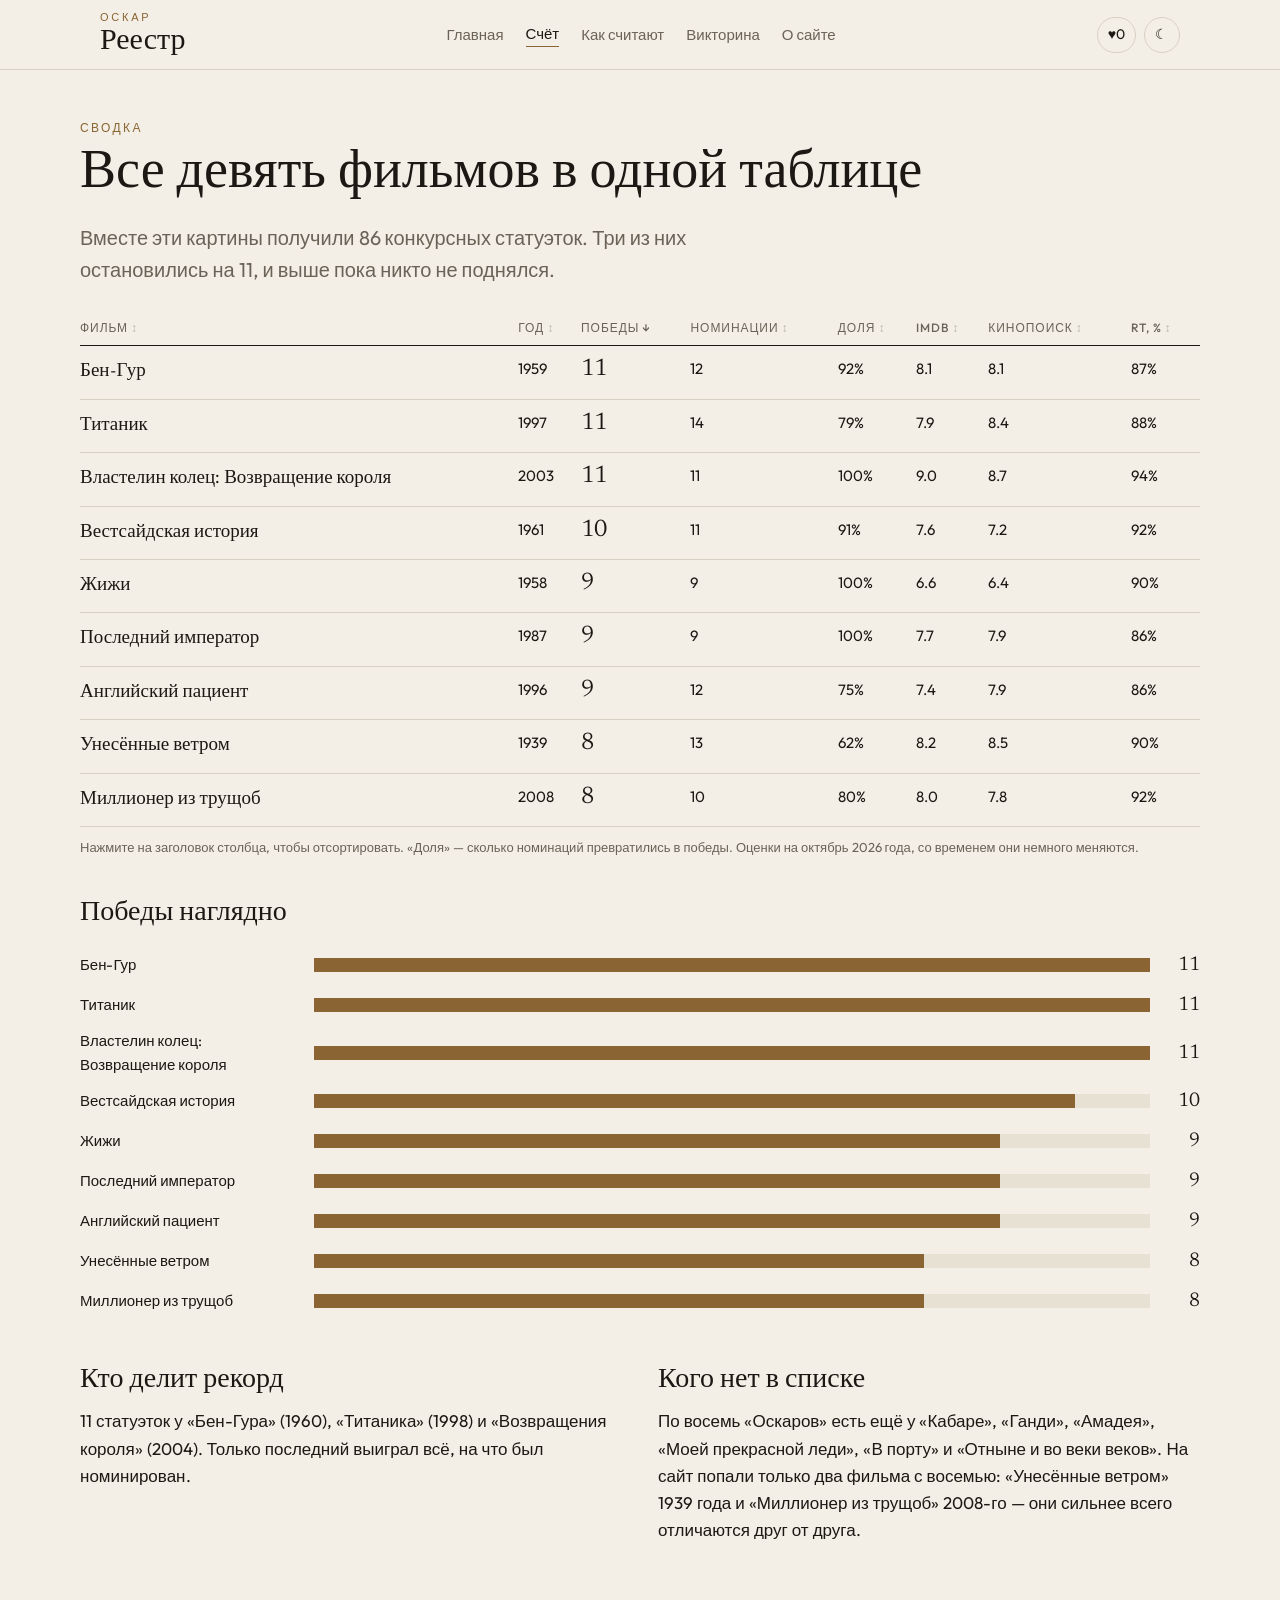
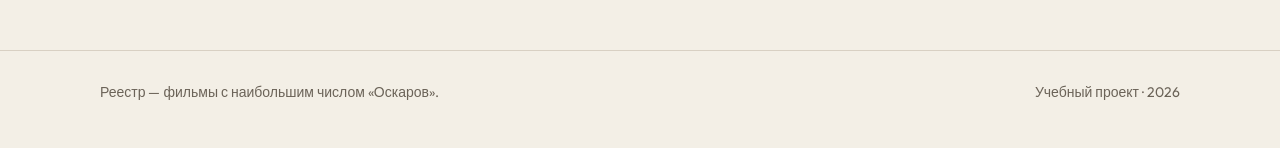
<file: ledger.html>
<!DOCTYPE html>
<html lang="ru">
<head>
  <meta charset="UTF-8">
  <meta name="viewport" content="width=device-width, initial-scale=1">
  <title>Счёт — Реестр</title>
  <meta name="description" content="Сводная таблица: победы, номинации и оценки девяти фильмов.">
  <link rel="icon" href="img/favicon.svg" type="image/svg+xml">
  <link rel="preconnect" href="https://fonts.googleapis.com">
  <link rel="preconnect" href="https://fonts.gstatic.com" crossorigin>
  <link href="https://fonts.googleapis.com/css2?family=Newsreader:ital,wght@0,400;0,500;1,400&family=Outfit:wght@300;400;500&display=swap" rel="stylesheet">
  <link rel="stylesheet" href="css/style.css">
</head>
<body>

  <header class="header">
    <div class="wrap">
      <a class="logo" href="index.html">
        <small>Оскар</small>
        <strong>Реестр</strong>
      </a>
      <nav class="nav" id="nav">
        <a href="index.html">Главная</a>
        <a href="ledger.html" class="active">Счёт</a>
        <a href="ceremony.html">Как считают</a>
        <a href="quiz.html">Викторина</a>
        <a href="about.html">О сайте</a>
      </nav>
      <div class="tools">
        <a class="icon-btn" href="index.html#favorites" title="Избранное">♥ <span id="fav-count">0</span></a>
        <button class="icon-btn" id="theme-btn" type="button" title="Сменить тему">☾</button>
        <button class="icon-btn burger" id="burger" type="button" title="Меню">☰</button>
      </div>
    </div>
  </header>

  <main>
    <div class="wrap page">
      <p class="label">Сводка</p>
      <h1>Все девять фильмов в одной таблице</h1>
      <p class="lead">Вместе эти картины получили 86 конкурсных статуэток. Три из них остановились на 11, и выше пока никто не поднялся.</p>

      <div class="table-box">
        <table id="sort-table">
          <thead>
            <tr>
              <th class="sortable" data-type="text">Фильм</th>
              <th class="sortable" data-type="num">Год</th>
              <th class="sortable desc" data-type="num">Победы</th>
              <th class="sortable" data-type="num">Номинации</th>
              <th class="sortable" data-type="num">Доля</th>
              <th class="sortable" data-type="num">IMDb</th>
              <th class="sortable" data-type="num">Кинопоиск</th>
              <th class="sortable" data-type="num">RT, %</th>
            </tr>
          </thead>
          <tbody>
          <tr>
            <td data-v="Бен-Гур"><a href="ben-hur.html">Бен-Гур</a></td>
            <td data-v="1959">1959</td>
            <td class="big" data-v="11">11</td>
            <td data-v="12">12</td>
            <td data-v="92">92%</td>
            <td data-v="8.1">8.1</td>
            <td data-v="8.1">8.1</td>
            <td data-v="87">87%</td>
          </tr>
          <tr>
            <td data-v="Титаник"><a href="titanic.html">Титаник</a></td>
            <td data-v="1997">1997</td>
            <td class="big" data-v="11">11</td>
            <td data-v="14">14</td>
            <td data-v="79">79%</td>
            <td data-v="7.9">7.9</td>
            <td data-v="8.4">8.4</td>
            <td data-v="88">88%</td>
          </tr>
          <tr>
            <td data-v="Властелин колец: Возвращение короля"><a href="return-of-the-king.html">Властелин колец: Возвращение короля</a></td>
            <td data-v="2003">2003</td>
            <td class="big" data-v="11">11</td>
            <td data-v="11">11</td>
            <td data-v="100">100%</td>
            <td data-v="9.0">9.0</td>
            <td data-v="8.7">8.7</td>
            <td data-v="94">94%</td>
          </tr>
          <tr>
            <td data-v="Вестсайдская история"><a href="west-side-story.html">Вестсайдская история</a></td>
            <td data-v="1961">1961</td>
            <td class="big" data-v="10">10</td>
            <td data-v="11">11</td>
            <td data-v="91">91%</td>
            <td data-v="7.6">7.6</td>
            <td data-v="7.2">7.2</td>
            <td data-v="92">92%</td>
          </tr>
          <tr>
            <td data-v="Жижи"><a href="gigi.html">Жижи</a></td>
            <td data-v="1958">1958</td>
            <td class="big" data-v="9">9</td>
            <td data-v="9">9</td>
            <td data-v="100">100%</td>
            <td data-v="6.6">6.6</td>
            <td data-v="6.4">6.4</td>
            <td data-v="90">90%</td>
          </tr>
          <tr>
            <td data-v="Последний император"><a href="last-emperor.html">Последний император</a></td>
            <td data-v="1987">1987</td>
            <td class="big" data-v="9">9</td>
            <td data-v="9">9</td>
            <td data-v="100">100%</td>
            <td data-v="7.7">7.7</td>
            <td data-v="7.9">7.9</td>
            <td data-v="86">86%</td>
          </tr>
          <tr>
            <td data-v="Английский пациент"><a href="english-patient.html">Английский пациент</a></td>
            <td data-v="1996">1996</td>
            <td class="big" data-v="9">9</td>
            <td data-v="12">12</td>
            <td data-v="75">75%</td>
            <td data-v="7.4">7.4</td>
            <td data-v="7.9">7.9</td>
            <td data-v="86">86%</td>
          </tr>
          <tr>
            <td data-v="Унесённые ветром"><a href="gone-with-the-wind.html">Унесённые ветром</a></td>
            <td data-v="1939">1939</td>
            <td class="big" data-v="8">8</td>
            <td data-v="13">13</td>
            <td data-v="62">62%</td>
            <td data-v="8.2">8.2</td>
            <td data-v="8.5">8.5</td>
            <td data-v="90">90%</td>
          </tr>
          <tr>
            <td data-v="Миллионер из трущоб"><a href="slumdog-millionaire.html">Миллионер из трущоб</a></td>
            <td data-v="2008">2008</td>
            <td class="big" data-v="8">8</td>
            <td data-v="10">10</td>
            <td data-v="80">80%</td>
            <td data-v="8.0">8.0</td>
            <td data-v="7.8">7.8</td>
            <td data-v="92">92%</td>
          </tr>
          </tbody>
        </table>
      </div>
      <p class="note">Нажмите на заголовок столбца, чтобы отсортировать. «Доля» — сколько номинаций превратились в победы. Оценки на октябрь 2026 года, со временем они немного меняются.</p>

      <h2>Победы наглядно</h2>
      <div class="bars">
        <div class="bar-row">
          <span>Бен-Гур</span>
          <div class="bar-track"><div class="bar-fill" style="width: 100%"></div></div>
          <b>11</b>
        </div>
        <div class="bar-row">
          <span>Титаник</span>
          <div class="bar-track"><div class="bar-fill" style="width: 100%"></div></div>
          <b>11</b>
        </div>
        <div class="bar-row">
          <span>Властелин колец: Возвращение короля</span>
          <div class="bar-track"><div class="bar-fill" style="width: 100%"></div></div>
          <b>11</b>
        </div>
        <div class="bar-row">
          <span>Вестсайдская история</span>
          <div class="bar-track"><div class="bar-fill" style="width: 91%"></div></div>
          <b>10</b>
        </div>
        <div class="bar-row">
          <span>Жижи</span>
          <div class="bar-track"><div class="bar-fill" style="width: 82%"></div></div>
          <b>9</b>
        </div>
        <div class="bar-row">
          <span>Последний император</span>
          <div class="bar-track"><div class="bar-fill" style="width: 82%"></div></div>
          <b>9</b>
        </div>
        <div class="bar-row">
          <span>Английский пациент</span>
          <div class="bar-track"><div class="bar-fill" style="width: 82%"></div></div>
          <b>9</b>
        </div>
        <div class="bar-row">
          <span>Унесённые ветром</span>
          <div class="bar-track"><div class="bar-fill" style="width: 73%"></div></div>
          <b>8</b>
        </div>
        <div class="bar-row">
          <span>Миллионер из трущоб</span>
          <div class="bar-track"><div class="bar-fill" style="width: 73%"></div></div>
          <b>8</b>
        </div>
      </div>

      <div class="two-cols">
        <div>
          <h2>Кто делит рекорд</h2>
          <p>11 статуэток у «Бен-Гура» (1960), «Титаника» (1998) и «Возвращения короля» (2004). Только последний выиграл всё, на что был номинирован.</p>
        </div>
        <div>
          <h2>Кого нет в списке</h2>
          <p>По восемь «Оскаров» есть ещё у «Кабаре», «Ганди», «Амадея», «Моей прекрасной леди», «В порту» и «Отныне и во веки веков». На сайт попали только два фильма с восемью: «Унесённые ветром» 1939 года и «Миллионер из трущоб» 2008-го — они сильнее всего отличаются друг от друга.</p>
        </div>
      </div>
    </div>
  </main>

  <footer class="footer">
    <div class="wrap">
      <p>Реестр — фильмы с наибольшим числом «Оскаров».</p>
      <p>Учебный проект · 2026</p>
    </div>
  </footer>

  <button class="to-top" id="to-top" type="button" title="Наверх">↑</button>
  <script src="js/script.js"></script>
</body>
</html>
</file>
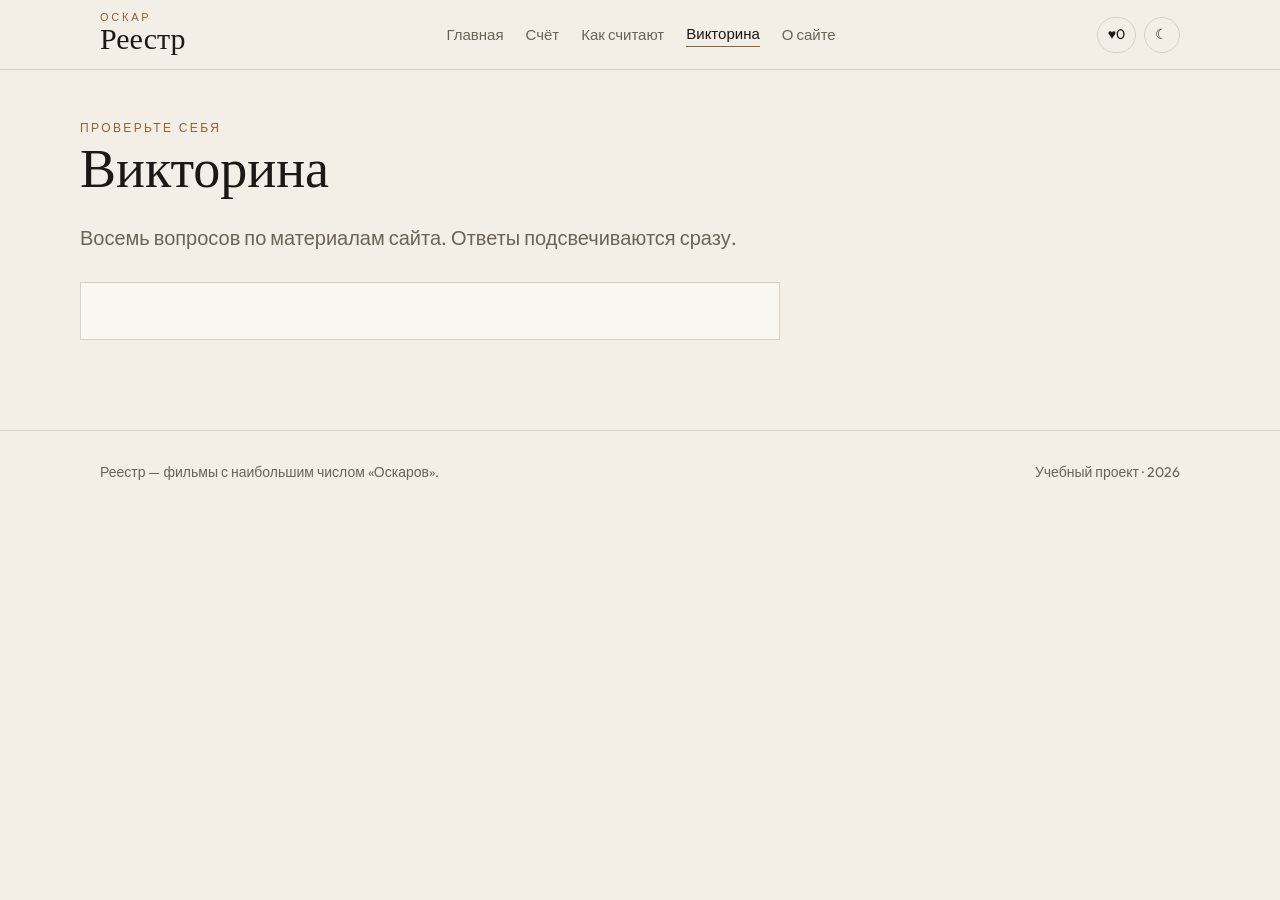
<file: quiz.html>
<!DOCTYPE html>
<html lang="ru">
<head>
  <meta charset="UTF-8">
  <meta name="viewport" content="width=device-width, initial-scale=1">
  <title>Викторина — Реестр</title>
  <meta name="description" content="Восемь вопросов про фильмы-рекордсмены «Оскара».">
  <link rel="icon" href="img/favicon.svg" type="image/svg+xml">
  <link rel="preconnect" href="https://fonts.googleapis.com">
  <link rel="preconnect" href="https://fonts.gstatic.com" crossorigin>
  <link href="https://fonts.googleapis.com/css2?family=Newsreader:ital,wght@0,400;0,500;1,400&family=Outfit:wght@300;400;500&display=swap" rel="stylesheet">
  <link rel="stylesheet" href="css/style.css">
</head>
<body>

  <header class="header">
    <div class="wrap">
      <a class="logo" href="index.html">
        <small>Оскар</small>
        <strong>Реестр</strong>
      </a>
      <nav class="nav" id="nav">
        <a href="index.html">Главная</a>
        <a href="ledger.html">Счёт</a>
        <a href="ceremony.html">Как считают</a>
        <a href="quiz.html" class="active">Викторина</a>
        <a href="about.html">О сайте</a>
      </nav>
      <div class="tools">
        <a class="icon-btn" href="index.html#favorites" title="Избранное">♥ <span id="fav-count">0</span></a>
        <button class="icon-btn" id="theme-btn" type="button" title="Сменить тему">☾</button>
        <button class="icon-btn burger" id="burger" type="button" title="Меню">☰</button>
      </div>
    </div>
  </header>

  <main>
    <div class="wrap page">
      <p class="label">Проверьте себя</p>
      <h1>Викторина</h1>
      <p class="lead">Восемь вопросов по материалам сайта. Ответы подсвечиваются сразу.</p>

      <div class="quiz-box" id="quiz">
        <noscript>Для викторины нужен включённый JavaScript.</noscript>
      </div>
    </div>
  </main>

  <footer class="footer">
    <div class="wrap">
      <p>Реестр — фильмы с наибольшим числом «Оскаров».</p>
      <p>Учебный проект · 2026</p>
    </div>
  </footer>

  <button class="to-top" id="to-top" type="button" title="Наверх">↑</button>
  <script src="js/script.js"></script>
</body>
</html>
</file>
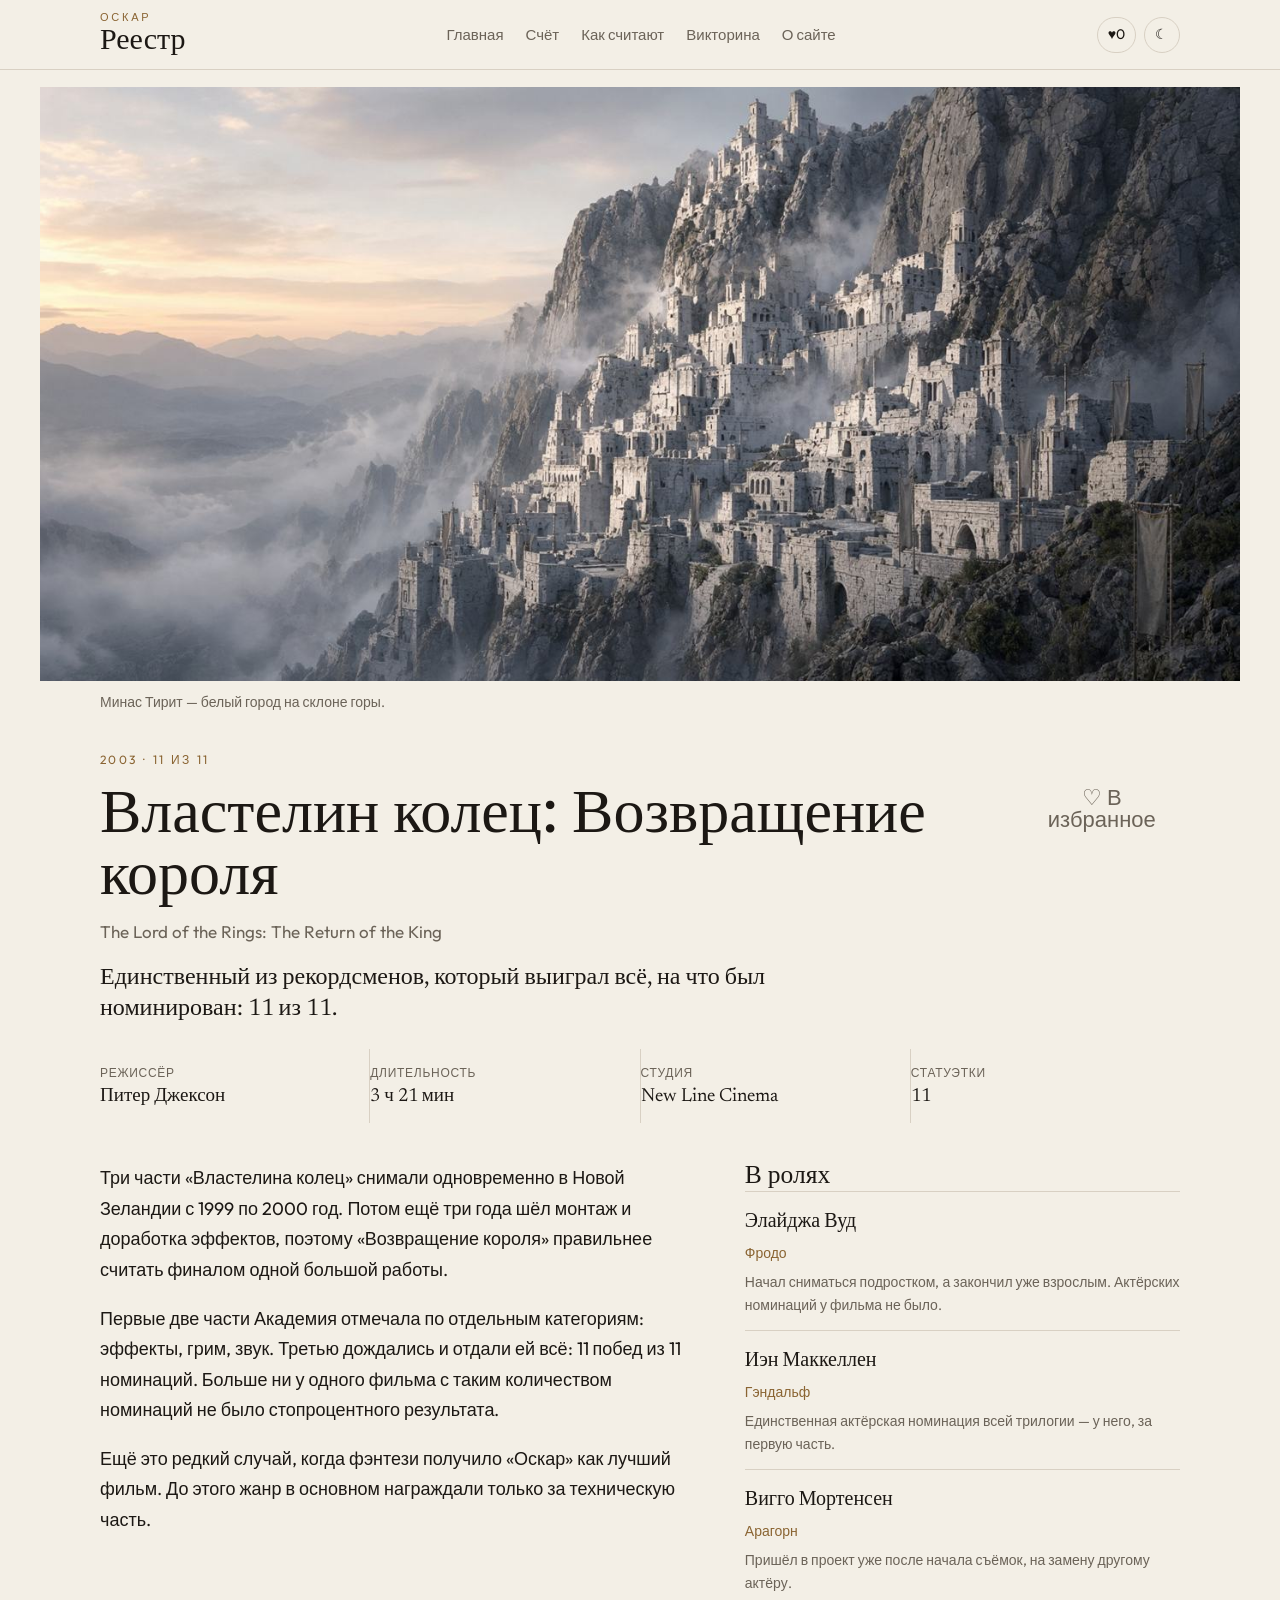
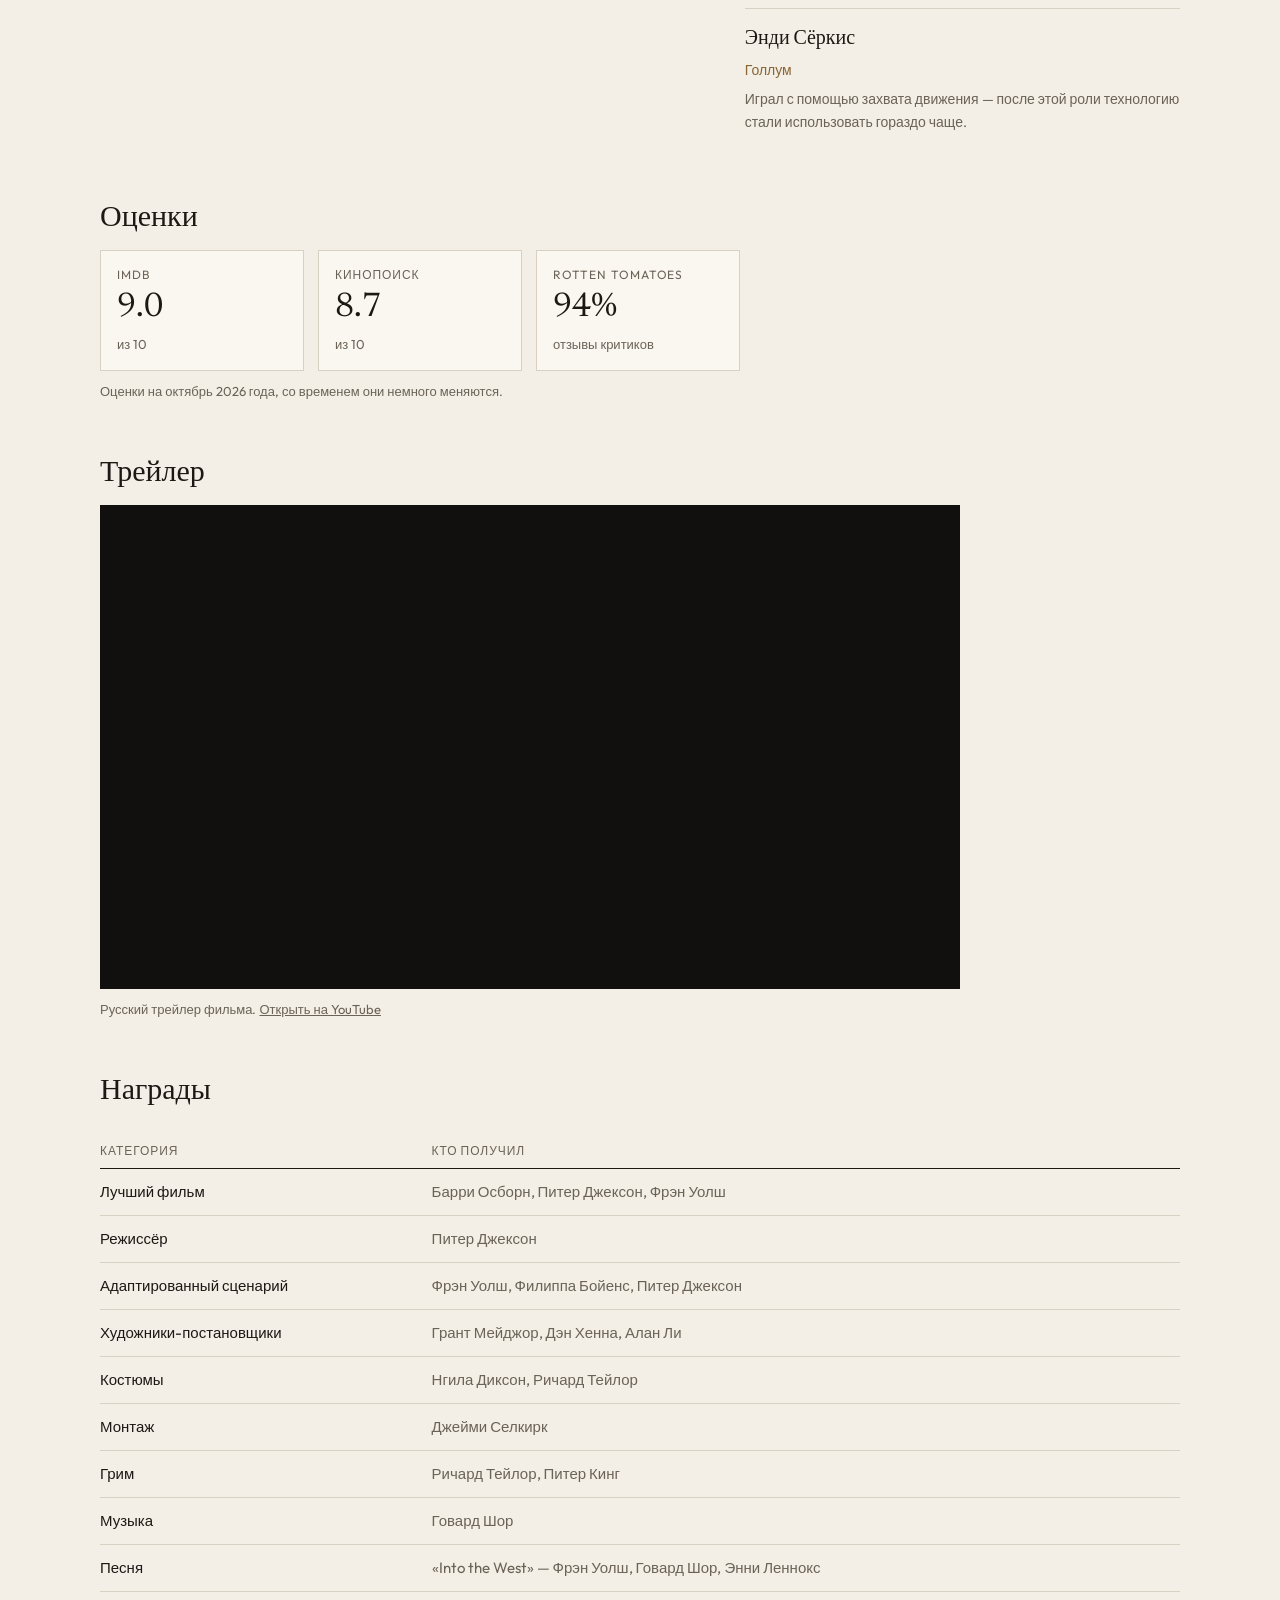
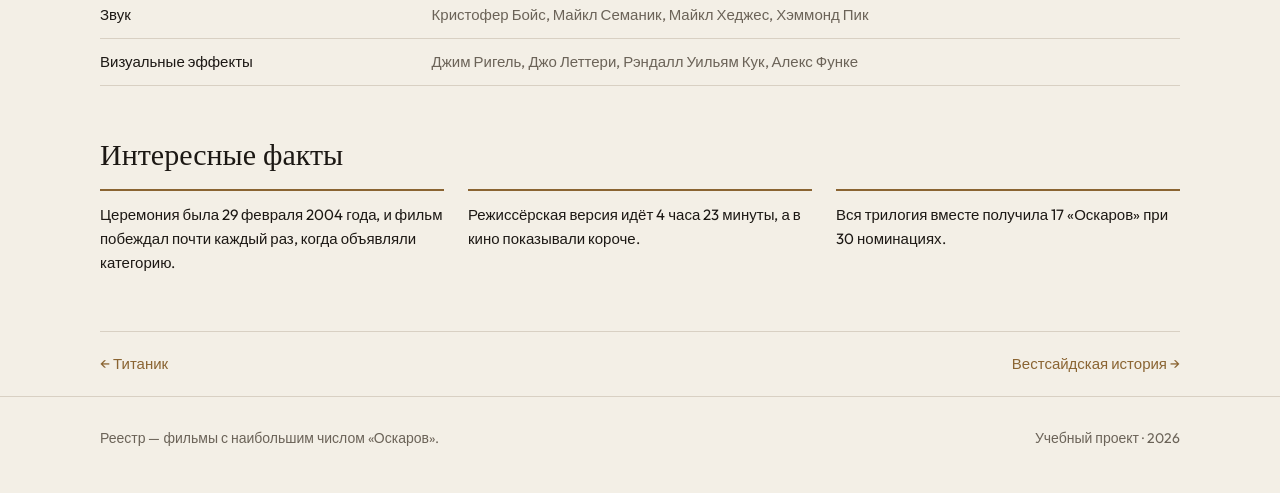
<file: return-of-the-king.html>
<!DOCTYPE html>
<html lang="ru">
<head>
  <meta charset="UTF-8">
  <meta name="viewport" content="width=device-width, initial-scale=1">
  <title>Властелин колец: Возвращение короля (2003) — Реестр</title>
  <meta name="description" content="Властелин колец: Возвращение короля: 11 «Оскаров» из 11 номинаций. Награды, актёры, оценки и трейлер.">
  <link rel="icon" href="img/favicon.svg" type="image/svg+xml">
  <link rel="preconnect" href="https://fonts.googleapis.com">
  <link rel="preconnect" href="https://fonts.gstatic.com" crossorigin>
  <link href="https://fonts.googleapis.com/css2?family=Newsreader:ital,wght@0,400;0,500;1,400&family=Outfit:wght@300;400;500&display=swap" rel="stylesheet">
  <link rel="stylesheet" href="css/style.css">
</head>
<body>

  <header class="header">
    <div class="wrap">
      <a class="logo" href="index.html">
        <small>Оскар</small>
        <strong>Реестр</strong>
      </a>
      <nav class="nav" id="nav">
        <a href="index.html">Главная</a>
        <a href="ledger.html">Счёт</a>
        <a href="ceremony.html">Как считают</a>
        <a href="quiz.html">Викторина</a>
        <a href="about.html">О сайте</a>
      </nav>
      <div class="tools">
        <a class="icon-btn" href="index.html#favorites" title="Избранное">♥ <span id="fav-count">0</span></a>
        <button class="icon-btn" id="theme-btn" type="button" title="Сменить тему">☾</button>
        <button class="icon-btn burger" id="burger" type="button" title="Меню">☰</button>
      </div>
    </div>
  </header>

  <main>
    <figure class="film-hero">
      <img src="img/return-of-the-king.jpg" alt="Минас Тирит — белый город на склоне горы.">
      <figcaption class="wrap">Минас Тирит — белый город на склоне горы.</figcaption>
    </figure>

    <div class="wrap">
      <article class="film-head">
        <p class="label">2003 · 11 из 11</p>
        <div class="head-row">
          <div>
            <h1>Властелин колец: Возвращение короля</h1>
            <p class="orig">The Lord of the Rings: The Return of the King</p>
          </div>
          <button class="icon-btn fav-btn" type="button" data-slug="return-of-the-king">♡ В избранное</button>
        </div>
        <p class="dek">Единственный из рекордсменов, который выиграл всё, на что был номинирован: 11 из 11.</p>

        <dl class="facts-grid">
          <div><dt>Режиссёр</dt><dd>Питер Джексон</dd></div>
          <div><dt>Длительность</dt><dd>3 ч 21 мин</dd></div>
          <div><dt>Студия</dt><dd>New Line Cinema</dd></div>
          <div><dt>Статуэтки</dt><dd>11</dd></div>
        </dl>
      </article>

      <div class="film-body">
        <div class="essay">
          <p>Три части «Властелина колец» снимали одновременно в Новой Зеландии с 1999 по 2000 год. Потом ещё три года шёл монтаж и доработка эффектов, поэтому «Возвращение короля» правильнее считать финалом одной большой работы.</p>
          <p>Первые две части Академия отмечала по отдельным категориям: эффекты, грим, звук. Третью дождались и отдали ей всё: 11 побед из 11 номинаций. Больше ни у одного фильма с таким количеством номинаций не было стопроцентного результата.</p>
          <p>Ещё это редкий случай, когда фэнтези получило «Оскар» как лучший фильм. До этого жанр в основном награждали только за техническую часть.</p>
        </div>
        <aside class="cast">
          <h2>В ролях</h2>
          <ul>
            <li>
              <b>Элайджа Вуд</b>
              <span class="role">Фродо</span>
              <p>Начал сниматься подростком, а закончил уже взрослым. Актёрских номинаций у фильма не было.</p>
            </li>
            <li>
              <b>Иэн Маккеллен</b>
              <span class="role">Гэндальф</span>
              <p>Единственная актёрская номинация всей трилогии — у него, за первую часть.</p>
            </li>
            <li>
              <b>Вигго Мортенсен</b>
              <span class="role">Арагорн</span>
              <p>Пришёл в проект уже после начала съёмок, на замену другому актёру.</p>
            </li>
            <li>
              <b>Энди Сёркис</b>
              <span class="role">Голлум</span>
              <p>Играл с помощью захвата движения — после этой роли технологию стали использовать гораздо чаще.</p>
            </li>
          </ul>
        </aside>
      </div>

      <section class="section">
        <h2>Оценки</h2>
        <div class="ratings">
          <div class="rate"><span>IMDb</span><b>9.0</b><small>из 10</small></div>
          <div class="rate"><span>Кинопоиск</span><b>8.7</b><small>из 10</small></div>
          <div class="rate"><span>Rotten Tomatoes</span><b>94%</b><small>отзывы критиков</small></div>
        </div>
        <p class="note">Оценки на октябрь 2026 года, со временем они немного меняются.</p>
      </section>

      <section class="section">
        <h2>Трейлер</h2>
        <div class="video">
          <iframe src="https://www.youtube.com/embed/TGA1rQgK6S8" title="Трейлер: Властелин колец: Возвращение короля" loading="lazy"
            allow="accelerometer; autoplay; clipboard-write; encrypted-media; gyroscope; picture-in-picture" allowfullscreen></iframe>
        </div>
        <p class="note">Русский трейлер фильма. <a href="https://www.youtube.com/watch?v=TGA1rQgK6S8" target="_blank" rel="noopener">Открыть на YouTube</a></p>
      </section>

      <section class="section">
        <h2>Награды</h2>
        <div class="table-box">
          <table>
            <thead><tr><th>Категория</th><th>Кто получил</th></tr></thead>
            <tbody>
            <tr><td>Лучший фильм</td><td class="muted">Барри Осборн, Питер Джексон, Фрэн Уолш</td></tr>
            <tr><td>Режиссёр</td><td class="muted">Питер Джексон</td></tr>
            <tr><td>Адаптированный сценарий</td><td class="muted">Фрэн Уолш, Филиппа Бойенс, Питер Джексон</td></tr>
            <tr><td>Художники-постановщики</td><td class="muted">Грант Мейджор, Дэн Хенна, Алан Ли</td></tr>
            <tr><td>Костюмы</td><td class="muted">Нгила Диксон, Ричард Тейлор</td></tr>
            <tr><td>Монтаж</td><td class="muted">Джейми Селкирк</td></tr>
            <tr><td>Грим</td><td class="muted">Ричард Тейлор, Питер Кинг</td></tr>
            <tr><td>Музыка</td><td class="muted">Говард Шор</td></tr>
            <tr><td>Песня</td><td class="muted">«Into the West» — Фрэн Уолш, Говард Шор, Энни Леннокс</td></tr>
            <tr><td>Звук</td><td class="muted">Кристофер Бойс, Майкл Семаник, Майкл Хеджес, Хэммонд Пик</td></tr>
            <tr><td>Визуальные эффекты</td><td class="muted">Джим Ригель, Джо Леттери, Рэндалл Уильям Кук, Алекс Функе</td></tr>
            </tbody>
          </table>
        </div>
      </section>

      <section class="section">
        <h2>Интересные факты</h2>
        <div class="facts3">
        <p>Церемония была 29 февраля 2004 года, и фильм побеждал почти каждый раз, когда объявляли категорию.</p>
        <p>Режиссёрская версия идёт 4 часа 23 минуты, а в кино показывали короче.</p>
        <p>Вся трилогия вместе получила 17 «Оскаров» при 30 номинациях.</p>
        </div>
      </section>

      <nav class="pager">
        <a href="titanic.html">← Титаник</a>
        <a href="west-side-story.html">Вестсайдская история →</a>
      </nav>
    </div>
  </main>

  <footer class="footer">
    <div class="wrap">
      <p>Реестр — фильмы с наибольшим числом «Оскаров».</p>
      <p>Учебный проект · 2026</p>
    </div>
  </footer>

  <button class="to-top" id="to-top" type="button" title="Наверх">↑</button>
  <script src="js/script.js"></script>
</body>
</html>
</file>
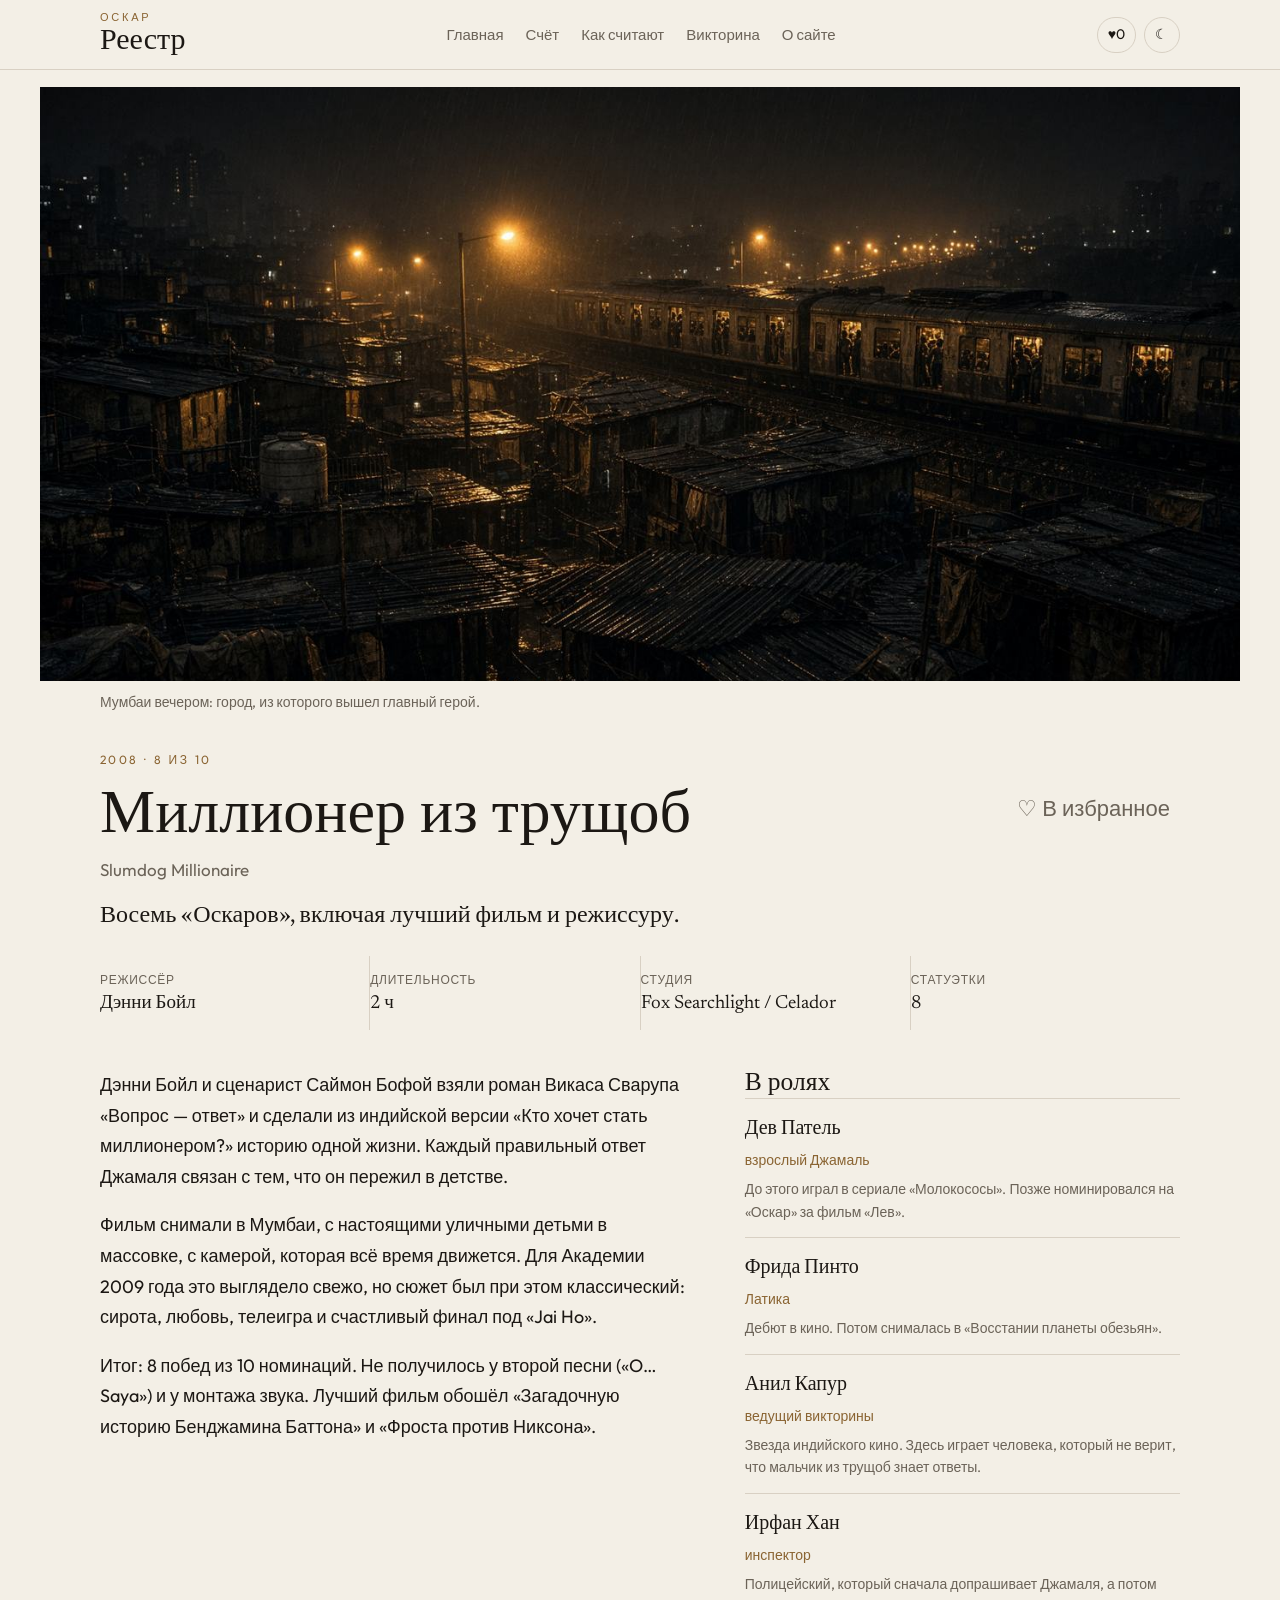
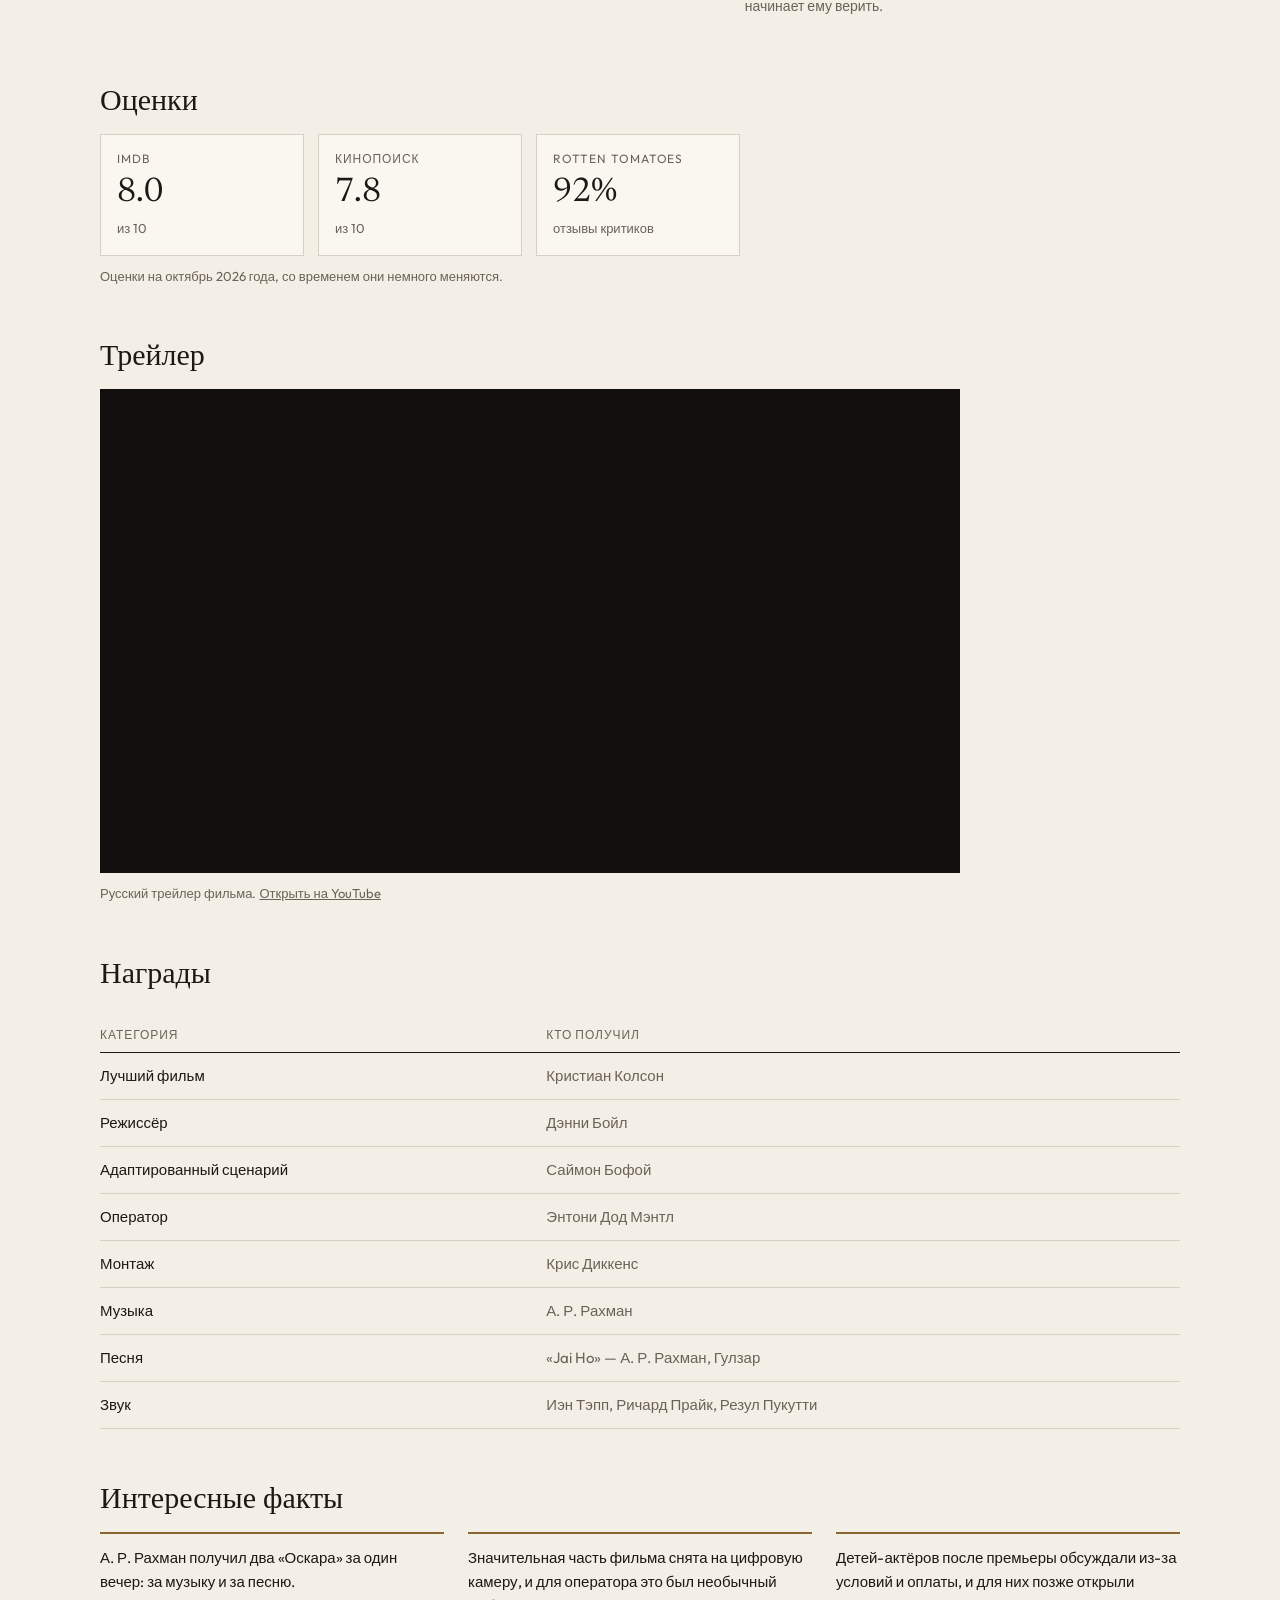
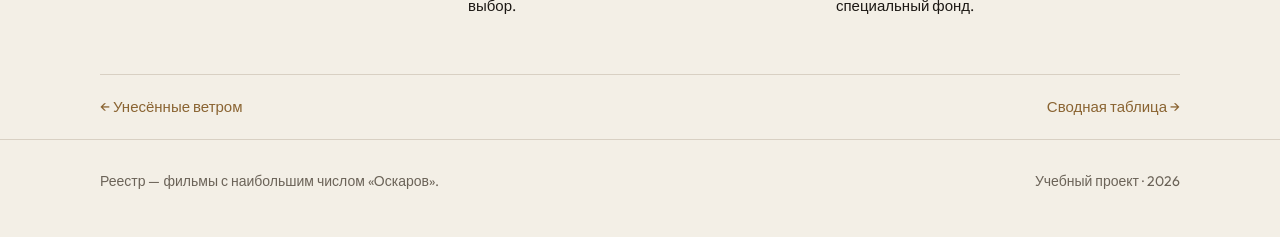
<file: slumdog-millionaire.html>
<!DOCTYPE html>
<html lang="ru">
<head>
  <meta charset="UTF-8">
  <meta name="viewport" content="width=device-width, initial-scale=1">
  <title>Миллионер из трущоб (2008) — Реестр</title>
  <meta name="description" content="Миллионер из трущоб: 8 «Оскаров» из 10 номинаций. Награды, актёры, оценки и трейлер.">
  <link rel="icon" href="img/favicon.svg" type="image/svg+xml">
  <link rel="preconnect" href="https://fonts.googleapis.com">
  <link rel="preconnect" href="https://fonts.gstatic.com" crossorigin>
  <link href="https://fonts.googleapis.com/css2?family=Newsreader:ital,wght@0,400;0,500;1,400&family=Outfit:wght@300;400;500&display=swap" rel="stylesheet">
  <link rel="stylesheet" href="css/style.css">
</head>
<body>

  <header class="header">
    <div class="wrap">
      <a class="logo" href="index.html">
        <small>Оскар</small>
        <strong>Реестр</strong>
      </a>
      <nav class="nav" id="nav">
        <a href="index.html">Главная</a>
        <a href="ledger.html">Счёт</a>
        <a href="ceremony.html">Как считают</a>
        <a href="quiz.html">Викторина</a>
        <a href="about.html">О сайте</a>
      </nav>
      <div class="tools">
        <a class="icon-btn" href="index.html#favorites" title="Избранное">♥ <span id="fav-count">0</span></a>
        <button class="icon-btn" id="theme-btn" type="button" title="Сменить тему">☾</button>
        <button class="icon-btn burger" id="burger" type="button" title="Меню">☰</button>
      </div>
    </div>
  </header>

  <main>
    <figure class="film-hero">
      <img src="img/slumdog-millionaire.jpg" alt="Мумбаи вечером: город, из которого вышел главный герой.">
      <figcaption class="wrap">Мумбаи вечером: город, из которого вышел главный герой.</figcaption>
    </figure>

    <div class="wrap">
      <article class="film-head">
        <p class="label">2008 · 8 из 10</p>
        <div class="head-row">
          <div>
            <h1>Миллионер из трущоб</h1>
            <p class="orig">Slumdog Millionaire</p>
          </div>
          <button class="icon-btn fav-btn" type="button" data-slug="slumdog-millionaire">♡ В избранное</button>
        </div>
        <p class="dek">Восемь «Оскаров», включая лучший фильм и режиссуру.</p>

        <dl class="facts-grid">
          <div><dt>Режиссёр</dt><dd>Дэнни Бойл</dd></div>
          <div><dt>Длительность</dt><dd>2 ч</dd></div>
          <div><dt>Студия</dt><dd>Fox Searchlight / Celador</dd></div>
          <div><dt>Статуэтки</dt><dd>8</dd></div>
        </dl>
      </article>

      <div class="film-body">
        <div class="essay">
          <p>Дэнни Бойл и сценарист Саймон Бофой взяли роман Викаса Сварупа «Вопрос — ответ» и сделали из индийской версии «Кто хочет стать миллионером?» историю одной жизни. Каждый правильный ответ Джамаля связан с тем, что он пережил в детстве.</p>
          <p>Фильм снимали в Мумбаи, с настоящими уличными детьми в массовке, с камерой, которая всё время движется. Для Академии 2009 года это выглядело свежо, но сюжет был при этом классический: сирота, любовь, телеигра и счастливый финал под «Jai Ho».</p>
          <p>Итог: 8 побед из 10 номинаций. Не получилось у второй песни («O… Saya») и у монтажа звука. Лучший фильм обошёл «Загадочную историю Бенджамина Баттона» и «Фроста против Никсона».</p>
        </div>
        <aside class="cast">
          <h2>В ролях</h2>
          <ul>
            <li>
              <b>Дев Патель</b>
              <span class="role">взрослый Джамаль</span>
              <p>До этого играл в сериале «Молокососы». Позже номинировался на «Оскар» за фильм «Лев».</p>
            </li>
            <li>
              <b>Фрида Пинто</b>
              <span class="role">Латика</span>
              <p>Дебют в кино. Потом снималась в «Восстании планеты обезьян».</p>
            </li>
            <li>
              <b>Анил Капур</b>
              <span class="role">ведущий викторины</span>
              <p>Звезда индийского кино. Здесь играет человека, который не верит, что мальчик из трущоб знает ответы.</p>
            </li>
            <li>
              <b>Ирфан Хан</b>
              <span class="role">инспектор</span>
              <p>Полицейский, который сначала допрашивает Джамаля, а потом начинает ему верить.</p>
            </li>
          </ul>
        </aside>
      </div>

      <section class="section">
        <h2>Оценки</h2>
        <div class="ratings">
          <div class="rate"><span>IMDb</span><b>8.0</b><small>из 10</small></div>
          <div class="rate"><span>Кинопоиск</span><b>7.8</b><small>из 10</small></div>
          <div class="rate"><span>Rotten Tomatoes</span><b>92%</b><small>отзывы критиков</small></div>
        </div>
        <p class="note">Оценки на октябрь 2026 года, со временем они немного меняются.</p>
      </section>

      <section class="section">
        <h2>Трейлер</h2>
        <div class="video">
          <iframe src="https://www.youtube.com/embed/rkiL1ZXV18U" title="Трейлер: Миллионер из трущоб" loading="lazy"
            allow="accelerometer; autoplay; clipboard-write; encrypted-media; gyroscope; picture-in-picture" allowfullscreen></iframe>
        </div>
        <p class="note">Русский трейлер фильма. <a href="https://www.youtube.com/watch?v=rkiL1ZXV18U" target="_blank" rel="noopener">Открыть на YouTube</a></p>
      </section>

      <section class="section">
        <h2>Награды</h2>
        <div class="table-box">
          <table>
            <thead><tr><th>Категория</th><th>Кто получил</th></tr></thead>
            <tbody>
            <tr><td>Лучший фильм</td><td class="muted">Кристиан Колсон</td></tr>
            <tr><td>Режиссёр</td><td class="muted">Дэнни Бойл</td></tr>
            <tr><td>Адаптированный сценарий</td><td class="muted">Саймон Бофой</td></tr>
            <tr><td>Оператор</td><td class="muted">Энтони Дод Мэнтл</td></tr>
            <tr><td>Монтаж</td><td class="muted">Крис Диккенс</td></tr>
            <tr><td>Музыка</td><td class="muted">А. Р. Рахман</td></tr>
            <tr><td>Песня</td><td class="muted">«Jai Ho» — А. Р. Рахман, Гулзар</td></tr>
            <tr><td>Звук</td><td class="muted">Иэн Тэпп, Ричард Прайк, Резул Пукутти</td></tr>
            </tbody>
          </table>
        </div>
      </section>

      <section class="section">
        <h2>Интересные факты</h2>
        <div class="facts3">
        <p>А. Р. Рахман получил два «Оскара» за один вечер: за музыку и за песню.</p>
        <p>Значительная часть фильма снята на цифровую камеру, и для оператора это был необычный выбор.</p>
        <p>Детей-актёров после премьеры обсуждали из-за условий и оплаты, и для них позже открыли специальный фонд.</p>
        </div>
      </section>

      <nav class="pager">
        <a href="gone-with-the-wind.html">← Унесённые ветром</a>
        <a href="ledger.html">Сводная таблица →</a>
      </nav>
    </div>
  </main>

  <footer class="footer">
    <div class="wrap">
      <p>Реестр — фильмы с наибольшим числом «Оскаров».</p>
      <p>Учебный проект · 2026</p>
    </div>
  </footer>

  <button class="to-top" id="to-top" type="button" title="Наверх">↑</button>
  <script src="js/script.js"></script>
</body>
</html>
</file>
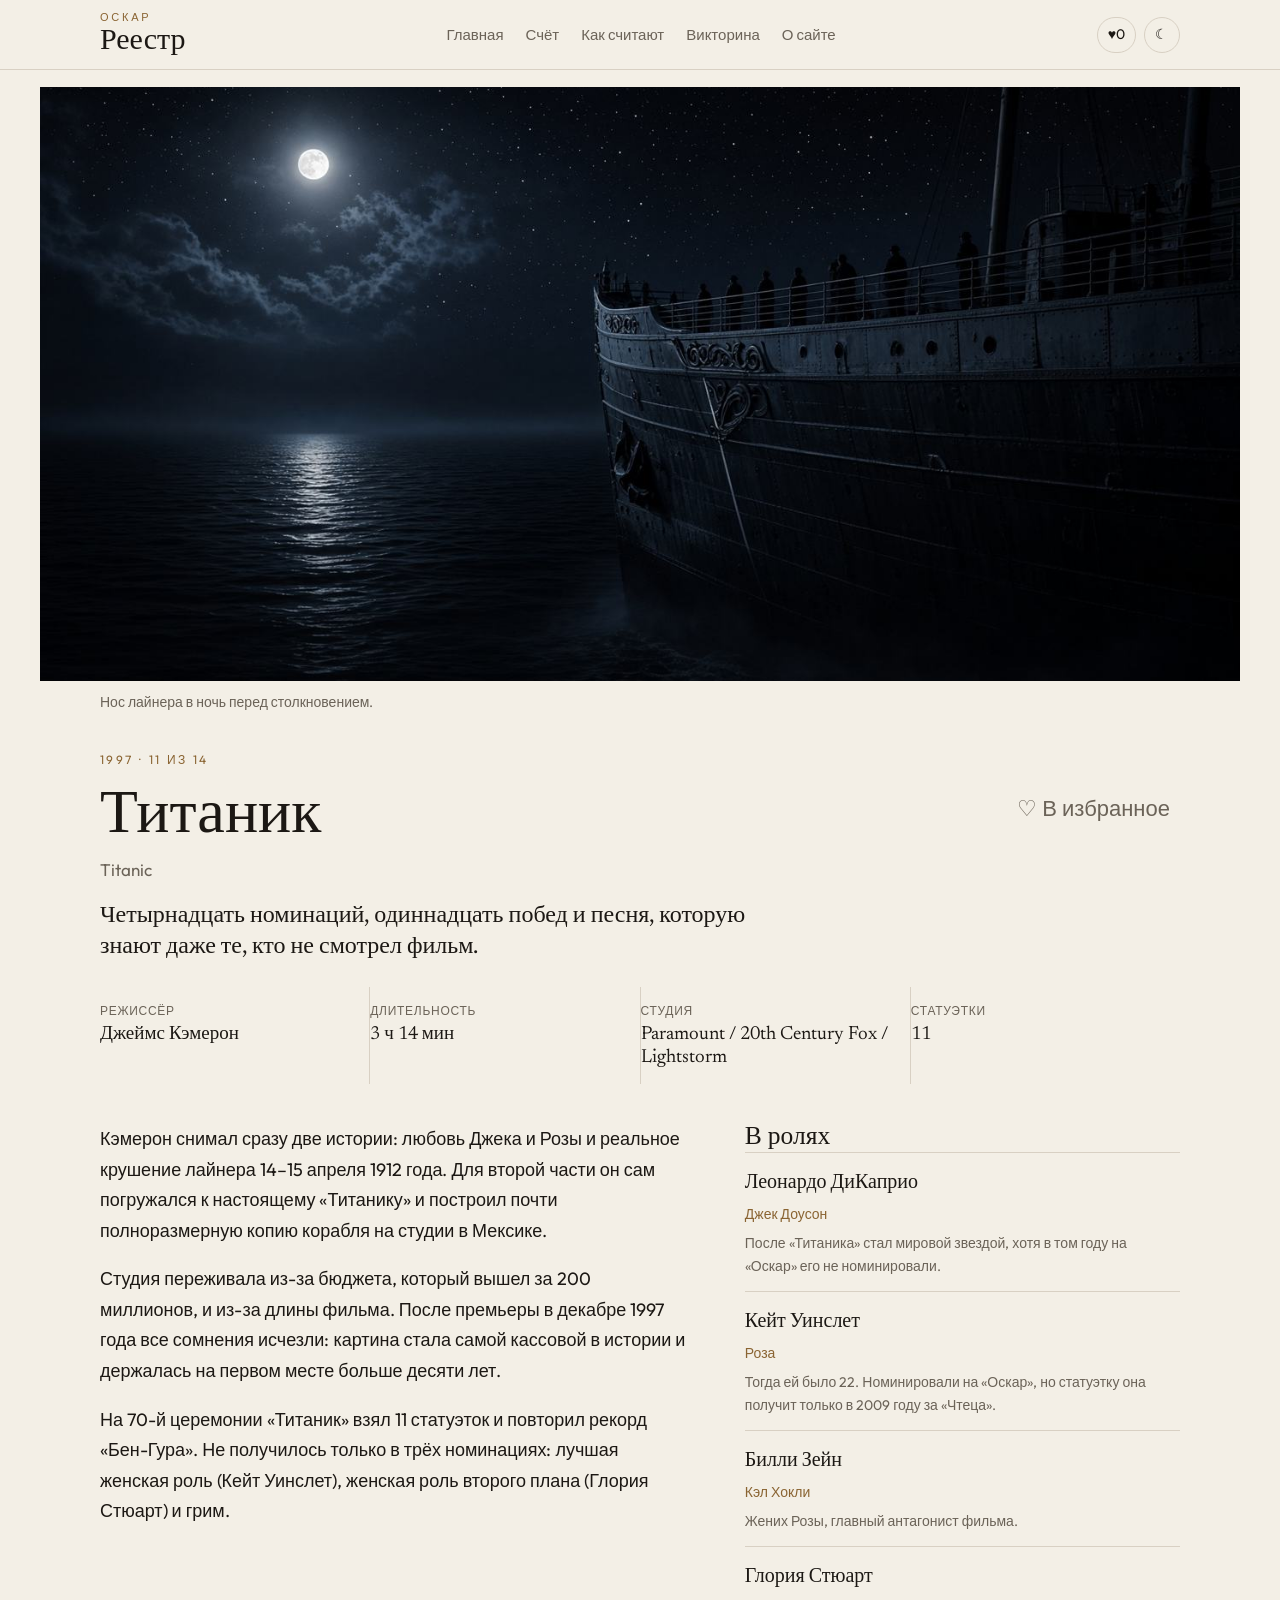
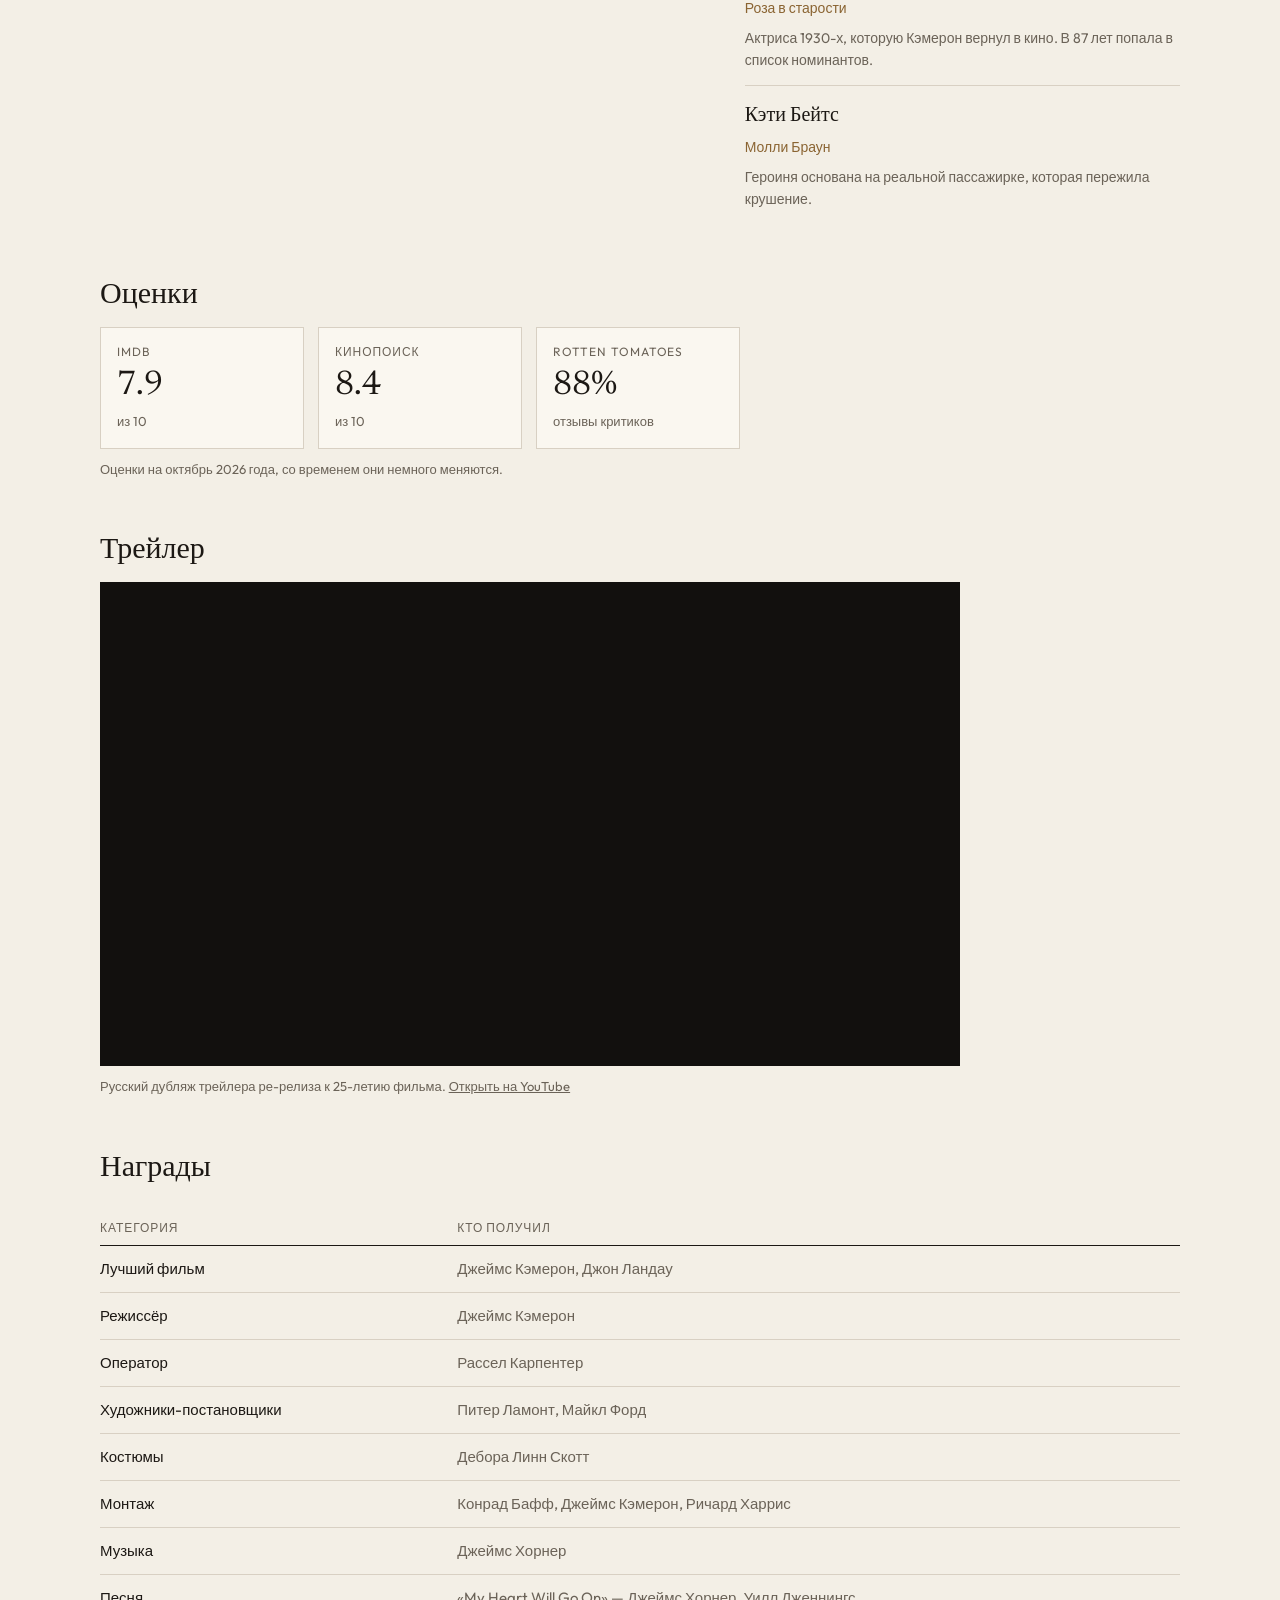
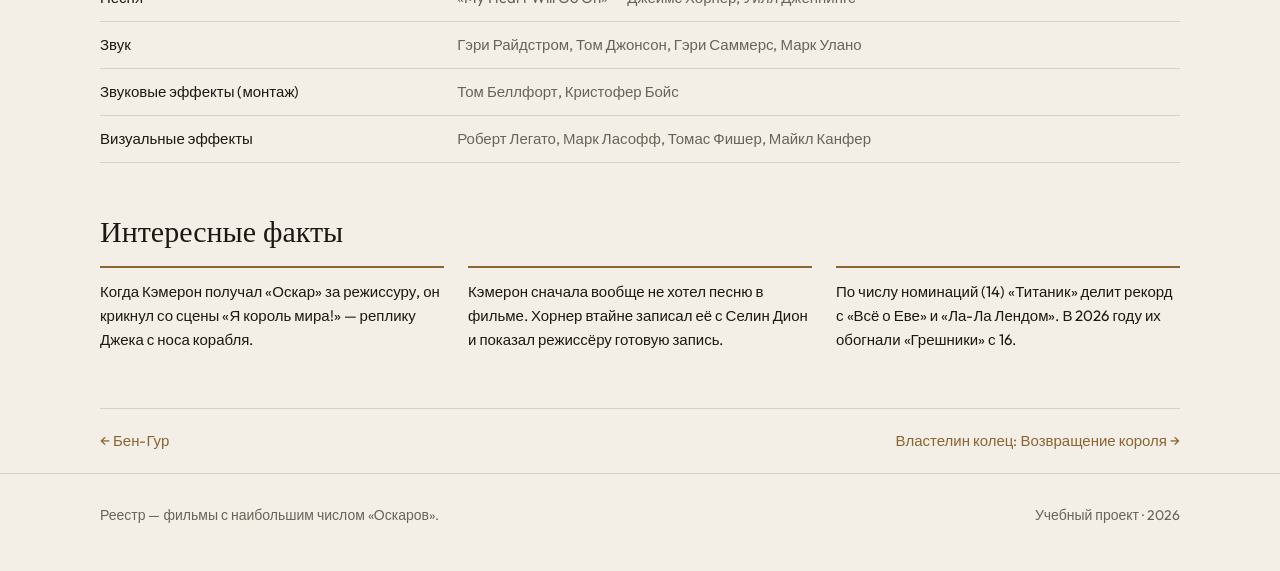
<file: titanic.html>
<!DOCTYPE html>
<html lang="ru">
<head>
  <meta charset="UTF-8">
  <meta name="viewport" content="width=device-width, initial-scale=1">
  <title>Титаник (1997) — Реестр</title>
  <meta name="description" content="Титаник: 11 «Оскаров» из 14 номинаций. Награды, актёры, оценки и трейлер.">
  <link rel="icon" href="img/favicon.svg" type="image/svg+xml">
  <link rel="preconnect" href="https://fonts.googleapis.com">
  <link rel="preconnect" href="https://fonts.gstatic.com" crossorigin>
  <link href="https://fonts.googleapis.com/css2?family=Newsreader:ital,wght@0,400;0,500;1,400&family=Outfit:wght@300;400;500&display=swap" rel="stylesheet">
  <link rel="stylesheet" href="css/style.css">
</head>
<body>

  <header class="header">
    <div class="wrap">
      <a class="logo" href="index.html">
        <small>Оскар</small>
        <strong>Реестр</strong>
      </a>
      <nav class="nav" id="nav">
        <a href="index.html">Главная</a>
        <a href="ledger.html">Счёт</a>
        <a href="ceremony.html">Как считают</a>
        <a href="quiz.html">Викторина</a>
        <a href="about.html">О сайте</a>
      </nav>
      <div class="tools">
        <a class="icon-btn" href="index.html#favorites" title="Избранное">♥ <span id="fav-count">0</span></a>
        <button class="icon-btn" id="theme-btn" type="button" title="Сменить тему">☾</button>
        <button class="icon-btn burger" id="burger" type="button" title="Меню">☰</button>
      </div>
    </div>
  </header>

  <main>
    <figure class="film-hero">
      <img src="img/titanic.jpg" alt="Нос лайнера в ночь перед столкновением.">
      <figcaption class="wrap">Нос лайнера в ночь перед столкновением.</figcaption>
    </figure>

    <div class="wrap">
      <article class="film-head">
        <p class="label">1997 · 11 из 14</p>
        <div class="head-row">
          <div>
            <h1>Титаник</h1>
            <p class="orig">Titanic</p>
          </div>
          <button class="icon-btn fav-btn" type="button" data-slug="titanic">♡ В избранное</button>
        </div>
        <p class="dek">Четырнадцать номинаций, одиннадцать побед и песня, которую знают даже те, кто не смотрел фильм.</p>

        <dl class="facts-grid">
          <div><dt>Режиссёр</dt><dd>Джеймс Кэмерон</dd></div>
          <div><dt>Длительность</dt><dd>3 ч 14 мин</dd></div>
          <div><dt>Студия</dt><dd>Paramount / 20th Century Fox / Lightstorm</dd></div>
          <div><dt>Статуэтки</dt><dd>11</dd></div>
        </dl>
      </article>

      <div class="film-body">
        <div class="essay">
          <p>Кэмерон снимал сразу две истории: любовь Джека и Розы и реальное крушение лайнера 14–15 апреля 1912 года. Для второй части он сам погружался к настоящему «Титанику» и построил почти полноразмерную копию корабля на студии в Мексике.</p>
          <p>Студия переживала из-за бюджета, который вышел за 200 миллионов, и из-за длины фильма. После премьеры в декабре 1997 года все сомнения исчезли: картина стала самой кассовой в истории и держалась на первом месте больше десяти лет.</p>
          <p>На 70-й церемонии «Титаник» взял 11 статуэток и повторил рекорд «Бен-Гура». Не получилось только в трёх номинациях: лучшая женская роль (Кейт Уинслет), женская роль второго плана (Глория Стюарт) и грим.</p>
        </div>
        <aside class="cast">
          <h2>В ролях</h2>
          <ul>
            <li>
              <b>Леонардо ДиКаприо</b>
              <span class="role">Джек Доусон</span>
              <p>После «Титаника» стал мировой звездой, хотя в том году на «Оскар» его не номинировали.</p>
            </li>
            <li>
              <b>Кейт Уинслет</b>
              <span class="role">Роза</span>
              <p>Тогда ей было 22. Номинировали на «Оскар», но статуэтку она получит только в 2009 году за «Чтеца».</p>
            </li>
            <li>
              <b>Билли Зейн</b>
              <span class="role">Кэл Хокли</span>
              <p>Жених Розы, главный антагонист фильма.</p>
            </li>
            <li>
              <b>Глория Стюарт</b>
              <span class="role">Роза в старости</span>
              <p>Актриса 1930-х, которую Кэмерон вернул в кино. В 87 лет попала в список номинантов.</p>
            </li>
            <li>
              <b>Кэти Бейтс</b>
              <span class="role">Молли Браун</span>
              <p>Героиня основана на реальной пассажирке, которая пережила крушение.</p>
            </li>
          </ul>
        </aside>
      </div>

      <section class="section">
        <h2>Оценки</h2>
        <div class="ratings">
          <div class="rate"><span>IMDb</span><b>7.9</b><small>из 10</small></div>
          <div class="rate"><span>Кинопоиск</span><b>8.4</b><small>из 10</small></div>
          <div class="rate"><span>Rotten Tomatoes</span><b>88%</b><small>отзывы критиков</small></div>
        </div>
        <p class="note">Оценки на октябрь 2026 года, со временем они немного меняются.</p>
      </section>

      <section class="section">
        <h2>Трейлер</h2>
        <div class="video">
          <iframe src="https://www.youtube.com/embed/P7f0LZU_xEU" title="Трейлер: Титаник" loading="lazy"
            allow="accelerometer; autoplay; clipboard-write; encrypted-media; gyroscope; picture-in-picture" allowfullscreen></iframe>
        </div>
        <p class="note">Русский дубляж трейлера ре-релиза к 25-летию фильма. <a href="https://www.youtube.com/watch?v=P7f0LZU_xEU" target="_blank" rel="noopener">Открыть на YouTube</a></p>
      </section>

      <section class="section">
        <h2>Награды</h2>
        <div class="table-box">
          <table>
            <thead><tr><th>Категория</th><th>Кто получил</th></tr></thead>
            <tbody>
            <tr><td>Лучший фильм</td><td class="muted">Джеймс Кэмерон, Джон Ландау</td></tr>
            <tr><td>Режиссёр</td><td class="muted">Джеймс Кэмерон</td></tr>
            <tr><td>Оператор</td><td class="muted">Рассел Карпентер</td></tr>
            <tr><td>Художники-постановщики</td><td class="muted">Питер Ламонт, Майкл Форд</td></tr>
            <tr><td>Костюмы</td><td class="muted">Дебора Линн Скотт</td></tr>
            <tr><td>Монтаж</td><td class="muted">Конрад Бафф, Джеймс Кэмерон, Ричард Харрис</td></tr>
            <tr><td>Музыка</td><td class="muted">Джеймс Хорнер</td></tr>
            <tr><td>Песня</td><td class="muted">«My Heart Will Go On» — Джеймс Хорнер, Уилл Дженнингс</td></tr>
            <tr><td>Звук</td><td class="muted">Гэри Райдстром, Том Джонсон, Гэри Саммерс, Марк Улано</td></tr>
            <tr><td>Звуковые эффекты (монтаж)</td><td class="muted">Том Беллфорт, Кристофер Бойс</td></tr>
            <tr><td>Визуальные эффекты</td><td class="muted">Роберт Легато, Марк Ласофф, Томас Фишер, Майкл Канфер</td></tr>
            </tbody>
          </table>
        </div>
      </section>

      <section class="section">
        <h2>Интересные факты</h2>
        <div class="facts3">
        <p>Когда Кэмерон получал «Оскар» за режиссуру, он крикнул со сцены «Я король мира!» — реплику Джека с носа корабля.</p>
        <p>Кэмерон сначала вообще не хотел песню в фильме. Хорнер втайне записал её с Селин Дион и показал режиссёру готовую запись.</p>
        <p>По числу номинаций (14) «Титаник» делит рекорд с «Всё о Еве» и «Ла-Ла Лендом». В 2026 году их обогнали «Грешники» с 16.</p>
        </div>
      </section>

      <nav class="pager">
        <a href="ben-hur.html">← Бен-Гур</a>
        <a href="return-of-the-king.html">Властелин колец: Возвращение короля →</a>
      </nav>
    </div>
  </main>

  <footer class="footer">
    <div class="wrap">
      <p>Реестр — фильмы с наибольшим числом «Оскаров».</p>
      <p>Учебный проект · 2026</p>
    </div>
  </footer>

  <button class="to-top" id="to-top" type="button" title="Наверх">↑</button>
  <script src="js/script.js"></script>
</body>
</html>
</file>
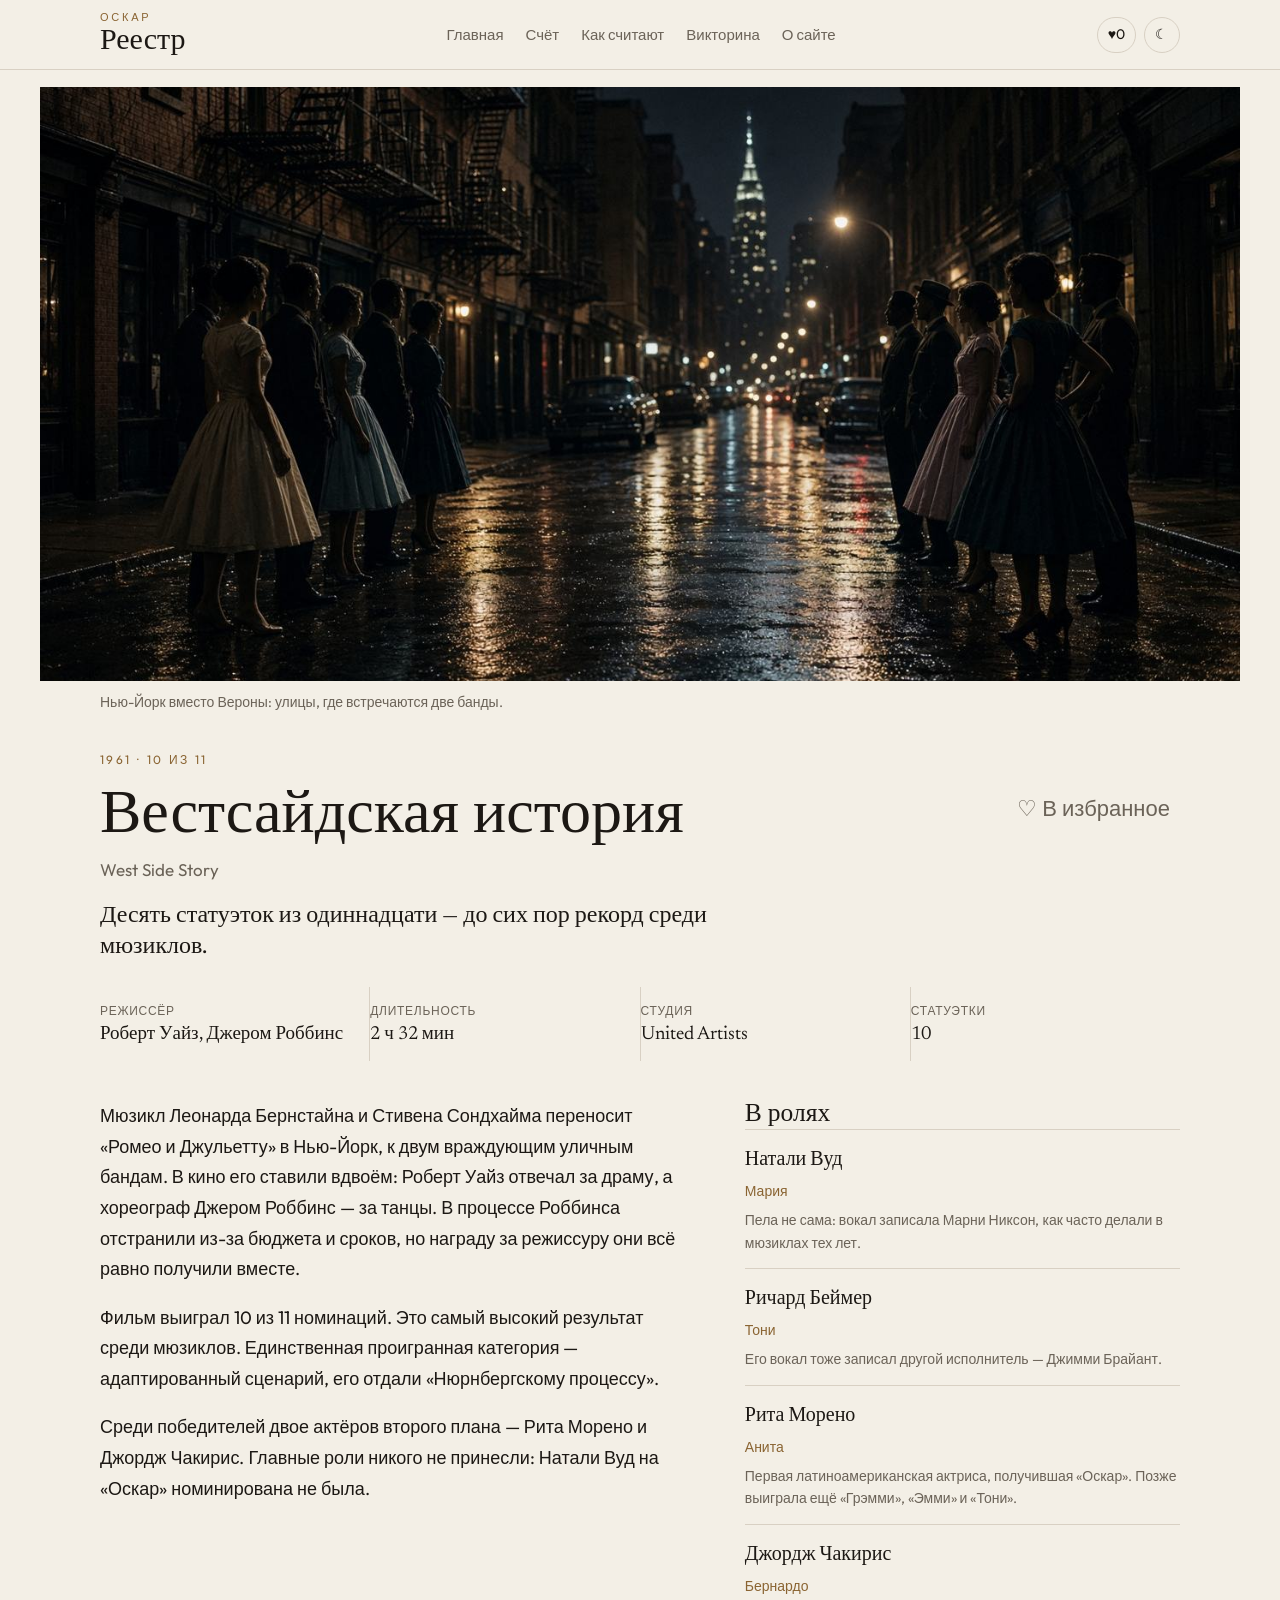
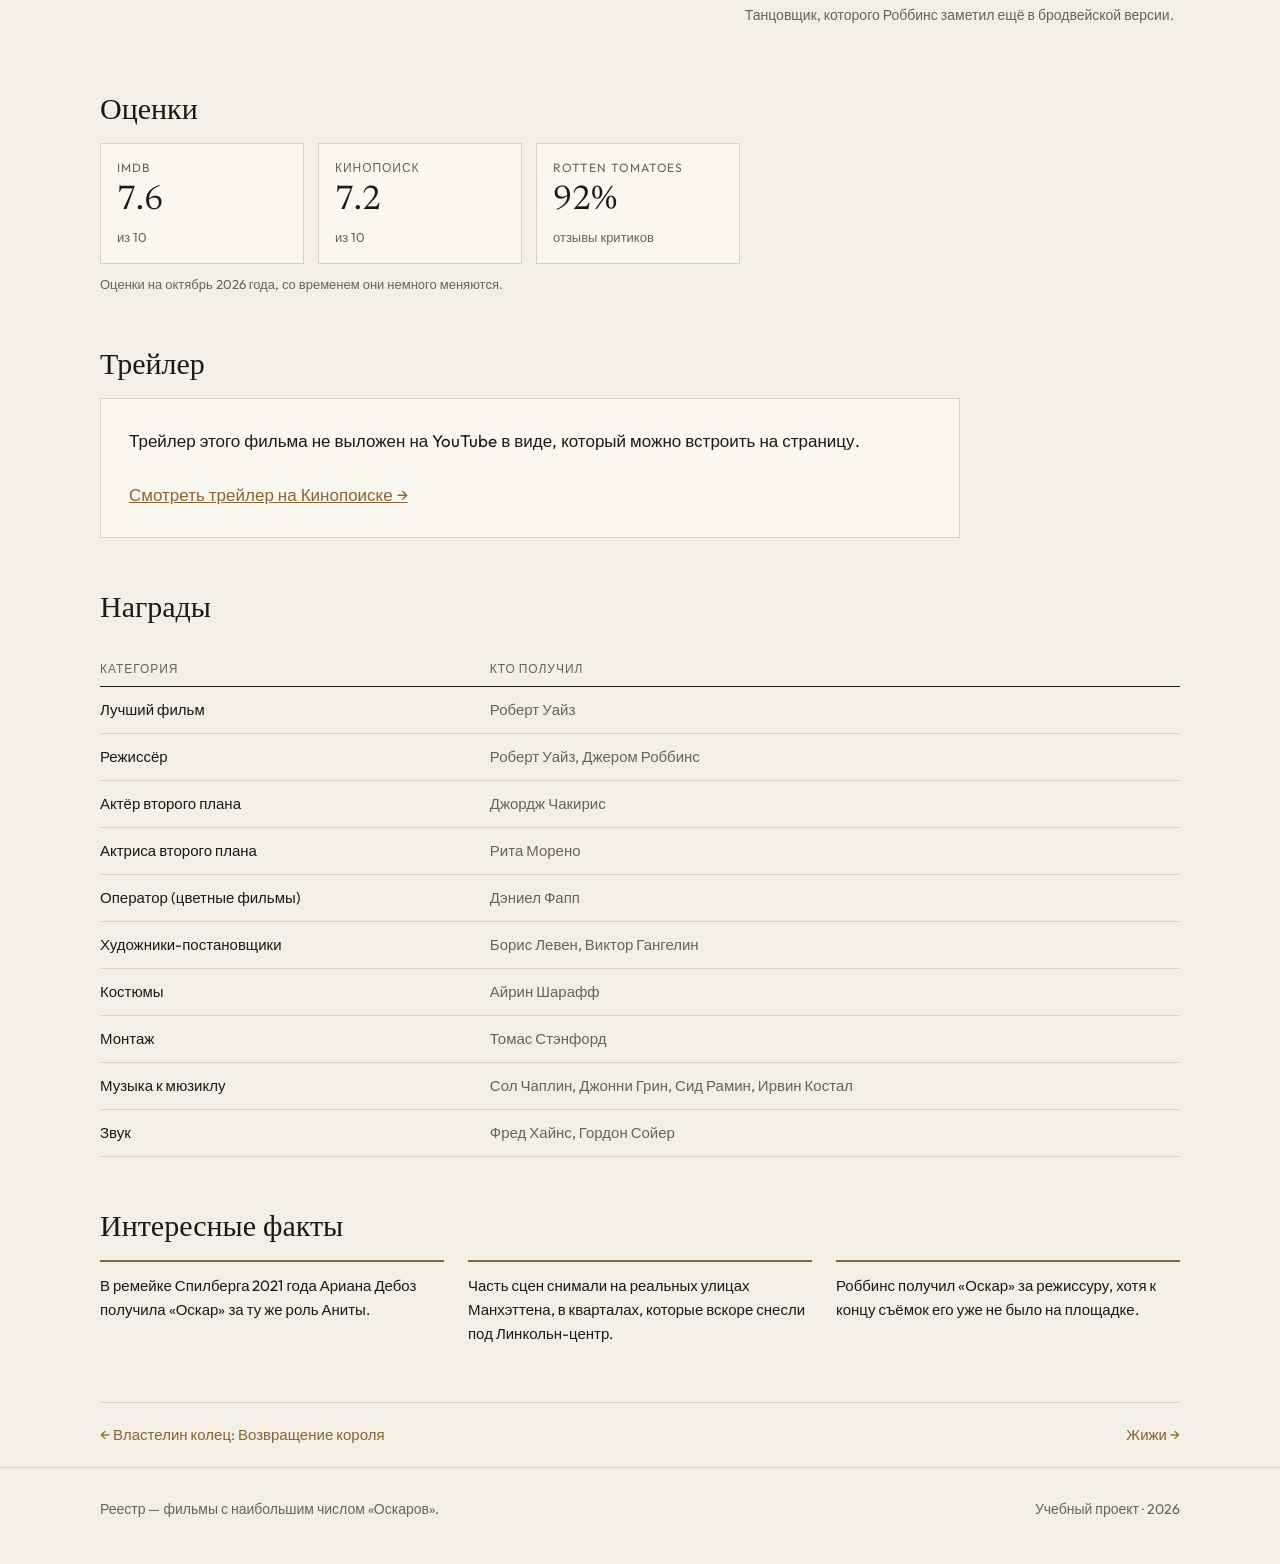
<file: west-side-story.html>
<!DOCTYPE html>
<html lang="ru">
<head>
  <meta charset="UTF-8">
  <meta name="viewport" content="width=device-width, initial-scale=1">
  <title>Вестсайдская история (1961) — Реестр</title>
  <meta name="description" content="Вестсайдская история: 10 «Оскаров» из 11 номинаций. Награды, актёры, оценки и трейлер.">
  <link rel="icon" href="img/favicon.svg" type="image/svg+xml">
  <link rel="preconnect" href="https://fonts.googleapis.com">
  <link rel="preconnect" href="https://fonts.gstatic.com" crossorigin>
  <link href="https://fonts.googleapis.com/css2?family=Newsreader:ital,wght@0,400;0,500;1,400&family=Outfit:wght@300;400;500&display=swap" rel="stylesheet">
  <link rel="stylesheet" href="css/style.css">
</head>
<body>

  <header class="header">
    <div class="wrap">
      <a class="logo" href="index.html">
        <small>Оскар</small>
        <strong>Реестр</strong>
      </a>
      <nav class="nav" id="nav">
        <a href="index.html">Главная</a>
        <a href="ledger.html">Счёт</a>
        <a href="ceremony.html">Как считают</a>
        <a href="quiz.html">Викторина</a>
        <a href="about.html">О сайте</a>
      </nav>
      <div class="tools">
        <a class="icon-btn" href="index.html#favorites" title="Избранное">♥ <span id="fav-count">0</span></a>
        <button class="icon-btn" id="theme-btn" type="button" title="Сменить тему">☾</button>
        <button class="icon-btn burger" id="burger" type="button" title="Меню">☰</button>
      </div>
    </div>
  </header>

  <main>
    <figure class="film-hero">
      <img src="img/west-side-story.jpg" alt="Нью-Йорк вместо Вероны: улицы, где встречаются две банды.">
      <figcaption class="wrap">Нью-Йорк вместо Вероны: улицы, где встречаются две банды.</figcaption>
    </figure>

    <div class="wrap">
      <article class="film-head">
        <p class="label">1961 · 10 из 11</p>
        <div class="head-row">
          <div>
            <h1>Вестсайдская история</h1>
            <p class="orig">West Side Story</p>
          </div>
          <button class="icon-btn fav-btn" type="button" data-slug="west-side-story">♡ В избранное</button>
        </div>
        <p class="dek">Десять статуэток из одиннадцати — до сих пор рекорд среди мюзиклов.</p>

        <dl class="facts-grid">
          <div><dt>Режиссёр</dt><dd>Роберт Уайз, Джером Роббинс</dd></div>
          <div><dt>Длительность</dt><dd>2 ч 32 мин</dd></div>
          <div><dt>Студия</dt><dd>United Artists</dd></div>
          <div><dt>Статуэтки</dt><dd>10</dd></div>
        </dl>
      </article>

      <div class="film-body">
        <div class="essay">
          <p>Мюзикл Леонарда Бернстайна и Стивена Сондхайма переносит «Ромео и Джульетту» в Нью-Йорк, к двум враждующим уличным бандам. В кино его ставили вдвоём: Роберт Уайз отвечал за драму, а хореограф Джером Роббинс — за танцы. В процессе Роббинса отстранили из-за бюджета и сроков, но награду за режиссуру они всё равно получили вместе.</p>
          <p>Фильм выиграл 10 из 11 номинаций. Это самый высокий результат среди мюзиклов. Единственная проигранная категория — адаптированный сценарий, его отдали «Нюрнбергскому процессу».</p>
          <p>Среди победителей двое актёров второго плана — Рита Морено и Джордж Чакирис. Главные роли никого не принесли: Натали Вуд на «Оскар» номинирована не была.</p>
        </div>
        <aside class="cast">
          <h2>В ролях</h2>
          <ul>
            <li>
              <b>Натали Вуд</b>
              <span class="role">Мария</span>
              <p>Пела не сама: вокал записала Марни Никсон, как часто делали в мюзиклах тех лет.</p>
            </li>
            <li>
              <b>Ричард Беймер</b>
              <span class="role">Тони</span>
              <p>Его вокал тоже записал другой исполнитель — Джимми Брайант.</p>
            </li>
            <li>
              <b>Рита Морено</b>
              <span class="role">Анита</span>
              <p>Первая латиноамериканская актриса, получившая «Оскар». Позже выиграла ещё «Грэмми», «Эмми» и «Тони».</p>
            </li>
            <li>
              <b>Джордж Чакирис</b>
              <span class="role">Бернардо</span>
              <p>Танцовщик, которого Роббинс заметил ещё в бродвейской версии.</p>
            </li>
          </ul>
        </aside>
      </div>

      <section class="section">
        <h2>Оценки</h2>
        <div class="ratings">
          <div class="rate"><span>IMDb</span><b>7.6</b><small>из 10</small></div>
          <div class="rate"><span>Кинопоиск</span><b>7.2</b><small>из 10</small></div>
          <div class="rate"><span>Rotten Tomatoes</span><b>92%</b><small>отзывы критиков</small></div>
        </div>
        <p class="note">Оценки на октябрь 2026 года, со временем они немного меняются.</p>
      </section>

      <section class="section">
        <h2>Трейлер</h2>
        <div class="video-alt">
          <p>Трейлер этого фильма не выложен на YouTube в виде, который можно встроить на страницу.</p>
          <a class="link-btn" href="https://www.kinopoisk.ru/film/1289/video/" target="_blank" rel="noopener">Смотреть трейлер на Кинопоиске →</a>
        </div>
      </section>

      <section class="section">
        <h2>Награды</h2>
        <div class="table-box">
          <table>
            <thead><tr><th>Категория</th><th>Кто получил</th></tr></thead>
            <tbody>
            <tr><td>Лучший фильм</td><td class="muted">Роберт Уайз</td></tr>
            <tr><td>Режиссёр</td><td class="muted">Роберт Уайз, Джером Роббинс</td></tr>
            <tr><td>Актёр второго плана</td><td class="muted">Джордж Чакирис</td></tr>
            <tr><td>Актриса второго плана</td><td class="muted">Рита Морено</td></tr>
            <tr><td>Оператор (цветные фильмы)</td><td class="muted">Дэниел Фапп</td></tr>
            <tr><td>Художники-постановщики</td><td class="muted">Борис Левен, Виктор Гангелин</td></tr>
            <tr><td>Костюмы</td><td class="muted">Айрин Шарафф</td></tr>
            <tr><td>Монтаж</td><td class="muted">Томас Стэнфорд</td></tr>
            <tr><td>Музыка к мюзиклу</td><td class="muted">Сол Чаплин, Джонни Грин, Сид Рамин, Ирвин Костал</td></tr>
            <tr><td>Звук</td><td class="muted">Фред Хайнс, Гордон Сойер</td></tr>
            </tbody>
          </table>
        </div>
      </section>

      <section class="section">
        <h2>Интересные факты</h2>
        <div class="facts3">
        <p>В ремейке Спилберга 2021 года Ариана Дебоз получила «Оскар» за ту же роль Аниты.</p>
        <p>Часть сцен снимали на реальных улицах Манхэттена, в кварталах, которые вскоре снесли под Линкольн-центр.</p>
        <p>Роббинс получил «Оскар» за режиссуру, хотя к концу съёмок его уже не было на площадке.</p>
        </div>
      </section>

      <nav class="pager">
        <a href="return-of-the-king.html">← Властелин колец: Возвращение короля</a>
        <a href="gigi.html">Жижи →</a>
      </nav>
    </div>
  </main>

  <footer class="footer">
    <div class="wrap">
      <p>Реестр — фильмы с наибольшим числом «Оскаров».</p>
      <p>Учебный проект · 2026</p>
    </div>
  </footer>

  <button class="to-top" id="to-top" type="button" title="Наверх">↑</button>
  <script src="js/script.js"></script>
</body>
</html>
</file>
<file: css/style.css>
/* Реестр — сайт про фильмы-рекордсмены «Оскара» */

:root {
  --bg: #f3efe6;
  --bg-2: #e7e1d4;
  --text: #1c1814;
  --muted: #6b6358;
  --accent: #8a6432;
  --accent-2: #c4a574;
  --dark: #12100e;
  --line: #d8d0c3;
  --card: #faf7f0;
  --serif: "Newsreader", "Iowan Old Style", Georgia, "Times New Roman", serif;
  --sans: "Outfit", "Avenir Next", "Segoe UI", Arial, sans-serif;
}

/* тёмная тема */
[data-theme="dark"] {
  --bg: #15120f;
  --bg-2: #1f1b17;
  --text: #ece6da;
  --muted: #a39a8b;
  --accent: #c4a574;
  --accent-2: #8a6432;
  --dark: #0c0a09;
  --line: #3a342d;
  --card: #1c1814;
}

* { box-sizing: border-box; }

html { scroll-behavior: smooth; }

body {
  margin: 0;
  background: var(--bg);
  color: var(--text);
  font-family: var(--sans);
  font-size: 17px;
  line-height: 1.6;
}

img { max-width: 100%; display: block; }

a { color: inherit; }

h1, h2, h3 {
  font-family: var(--serif);
  font-weight: 400;
  line-height: 1.1;
  margin: 0;
}

p { margin: 0 0 1em; }

.wrap {
  max-width: 1120px;
  margin: 0 auto;
  padding: 0 20px;
}

.label {
  font-size: 12px;
  letter-spacing: 0.2em;
  text-transform: uppercase;
  color: var(--accent);
  margin-bottom: 10px;
}

.muted { color: var(--muted); }

/* ---------- шапка ---------- */

.header {
  border-bottom: 1px solid var(--line);
  background: var(--bg);
  position: sticky;
  top: 0;
  z-index: 10;
}

.header .wrap {
  display: flex;
  align-items: center;
  justify-content: space-between;
  gap: 16px;
  padding-top: 12px;
  padding-bottom: 12px;
}

.logo { text-decoration: none; line-height: 1; }
.logo small {
  display: block;
  font-size: 11px;
  letter-spacing: 0.25em;
  text-transform: uppercase;
  color: var(--accent);
  margin-bottom: 4px;
}
.logo strong {
  font-family: var(--serif);
  font-weight: 400;
  font-size: 30px;
}

.nav { display: flex; align-items: center; gap: 22px; }

.nav a {
  text-decoration: none;
  font-size: 15px;
  color: var(--muted);
}
.nav a:hover,
.nav a.active { color: var(--text); }
.nav a.active { border-bottom: 1px solid var(--accent); }

.tools { display: flex; align-items: center; gap: 8px; }

.icon-btn {
  background: none;
  border: 1px solid var(--line);
  color: var(--text);
  height: 36px;
  min-width: 36px;
  padding: 0 10px;
  border-radius: 18px;
  font: inherit;
  font-size: 14px;
  cursor: pointer;
  text-decoration: none;
  display: inline-flex;
  align-items: center;
  justify-content: center;
}
.icon-btn:hover { border-color: var(--accent); }

.burger { display: none; }

/* ---------- главная ---------- */

.hero {
  display: grid;
  grid-template-columns: 1.15fr 0.85fr;
  gap: 40px;
  align-items: end;
  padding: 56px 0 44px;
}

.hero h1 {
  font-size: clamp(38px, 6vw, 70px);
  line-height: 0.98;
  margin-bottom: 22px;
}

.hero p { font-size: 19px; color: var(--muted); max-width: 540px; }

.hero-film { text-decoration: none; display: block; }
.hero-film img { aspect-ratio: 16 / 9; object-fit: cover; width: 100%; }
.hero-film strong { display: block; font-family: var(--serif); font-weight: 400; font-size: 24px; margin-top: 10px; }
.hero-film span { font-size: 14px; color: var(--muted); }
.hero-film:hover strong { color: var(--accent); }

.controls {
  border-top: 1px solid var(--line);
  padding: 18px 0;
  display: flex;
  flex-wrap: wrap;
  gap: 14px;
  align-items: center;
}

.controls input[type="search"] {
  flex: 1 1 220px;
  max-width: 340px;
  height: 38px;
  padding: 0 14px;
  border: 1px solid var(--line);
  border-radius: 19px;
  background: var(--card);
  color: var(--text);
  font: inherit;
  font-size: 15px;
}

.chips { display: flex; flex-wrap: wrap; gap: 8px; }

.chip {
  background: none;
  border: 1px solid var(--line);
  color: var(--muted);
  border-radius: 16px;
  height: 32px;
  padding: 0 14px;
  font: inherit;
  font-size: 14px;
  cursor: pointer;
}
.chip:hover { border-color: var(--accent); color: var(--text); }
.chip.on { background: var(--text); color: var(--bg); border-color: var(--text); }

.film-list { list-style: none; margin: 0; padding: 0; border-top: 1px solid var(--line); }

.film-list li { border-bottom: 1px solid var(--line); position: relative; }

.film-row {
  display: grid;
  grid-template-columns: 56px 180px 1fr 70px;
  gap: 20px;
  align-items: center;
  padding: 16px 48px 16px 0;
  text-decoration: none;
}
.film-row:hover .film-name { color: var(--accent); }

.film-num { font-family: var(--serif); font-size: 30px; color: var(--accent); }
.film-row img { width: 100%; height: 80px; object-fit: cover; }
.film-name { font-family: var(--serif); font-size: 24px; line-height: 1.15; display: block; }
.film-sub { font-size: 14px; color: var(--muted); display: block; margin-top: 4px; }
.film-wins { font-family: var(--serif); font-size: 38px; text-align: right; }

.fav-btn {
  background: none;
  border: none;
  color: var(--muted);
  font-size: 22px;
  cursor: pointer;
  line-height: 1;
}
.fav-btn.on { color: #b3382c; }
.film-list .fav-btn { position: absolute; right: 4px; top: 50%; transform: translateY(-50%); }

.empty { padding: 30px 0; color: var(--muted); display: none; }

.random-line { padding: 18px 0 0; }

.three {
  display: grid;
  grid-template-columns: repeat(3, 1fr);
  gap: 36px;
  padding: 56px 0;
}
.three p { color: var(--muted); }

/* ---------- обычные страницы ---------- */

.page { padding: 48px 0 70px; }
.page h1 { font-size: clamp(34px, 5vw, 54px); line-height: 1.02; margin-bottom: 20px; }
.page h2 { font-size: 28px; margin: 40px 0 12px; }
.narrow { max-width: 760px; }
.lead { font-size: 20px; color: var(--muted); max-width: 680px; }

/* таблицы */
.table-box { overflow-x: auto; margin-top: 24px; }

table { width: 100%; border-collapse: collapse; font-size: 15px; }
th {
  text-align: left;
  font-weight: 500;
  font-size: 12px;
  letter-spacing: 0.08em;
  text-transform: uppercase;
  color: var(--muted);
  padding: 8px 10px 8px 0;
  border-bottom: 1px solid var(--text);
  white-space: nowrap;
}
td { padding: 11px 10px 11px 0; border-bottom: 1px solid var(--line); vertical-align: top; }
td.big { font-family: var(--serif); font-size: 24px; line-height: 1; }
td a { text-decoration: none; font-family: var(--serif); font-size: 19px; }
td a:hover { color: var(--accent); }

th.sortable { cursor: pointer; user-select: none; }
th.sortable:hover { color: var(--text); }
th.sortable::after { content: " ↕"; opacity: 0.4; }
th.asc::after { content: " ↑"; opacity: 1; }
th.desc::after { content: " ↓"; opacity: 1; }

/* столбики побед */
.bars { margin-top: 20px; }
.bar-row { display: grid; grid-template-columns: 220px 1fr 36px; gap: 14px; align-items: center; margin-bottom: 8px; font-size: 15px; }
.bar-track { background: var(--bg-2); height: 14px; }
.bar-fill { background: var(--accent); height: 100%; }
.bar-row b { font-family: var(--serif); font-weight: 400; font-size: 20px; text-align: right; }

.two-cols { display: grid; grid-template-columns: 1fr 1fr; gap: 36px; }

.timeline { list-style: none; padding: 0; margin: 30px 0 0; border-top: 1px solid var(--line); }
.timeline li { display: grid; grid-template-columns: 80px 1fr; gap: 16px; padding: 14px 0; border-bottom: 1px solid var(--line); }
.timeline b { font-family: var(--serif); font-weight: 400; font-size: 22px; color: var(--accent); }

.dark-box { background: var(--dark); color: #e9e3d6; padding: 30px; }
.dark-box .label { color: var(--accent-2); }
.dark-box ul { list-style: none; padding: 0; margin: 14px 0 20px; font-family: var(--serif); font-size: 24px; line-height: 1.7; }
.dark-box p { font-size: 15px; color: #b9b0a0; margin: 0; }

.about-grid { display: grid; grid-template-columns: 1.2fr 0.8fr; gap: 48px; align-items: start; }

/* ---------- страница фильма ---------- */

.film-hero img { width: 100%; max-height: 66vh; object-fit: cover; }
.film-hero figcaption { padding-top: 10px; padding-bottom: 6px; font-size: 14px; color: var(--muted); }

.film-head { padding-top: 14px; }
.film-head h1 { font-size: clamp(36px, 6vw, 62px); line-height: 1; margin: 6px 0 8px; }
.film-head .orig { color: var(--muted); margin-bottom: 18px; }
.film-head .dek { font-family: var(--serif); font-size: 24px; line-height: 1.3; max-width: 700px; margin-bottom: 24px; }
.head-row { display: flex; align-items: flex-start; gap: 14px; justify-content: space-between; }
.head-row .icon-btn { margin-top: 10px; }

.facts-grid {
  display: grid;
  grid-template-columns: repeat(4, 1fr);
  gap: 1px;
  background: var(--line);
  margin: 0;
}
.facts-grid div { background: var(--bg); padding: 14px 16px 14px 0; }
.facts-grid dt { font-size: 12px; letter-spacing: 0.06em; text-transform: uppercase; color: var(--muted); }
.facts-grid dd { margin: 4px 0 0; font-family: var(--serif); font-size: 19px; line-height: 1.2; }

.film-body { display: grid; grid-template-columns: 1.15fr 0.85fr; gap: 56px; margin-top: 40px; }
.film-body .essay p { font-size: 18px; line-height: 1.7; }

.cast h2 { margin-top: 0; }
.cast ul { list-style: none; padding: 0; margin: 0; }
.cast li { border-top: 1px solid var(--line); padding: 14px 0; }
.cast b { font-family: var(--serif); font-weight: 400; font-size: 20px; display: block; }
.cast .role { font-size: 14px; color: var(--accent); }
.cast p { font-size: 14px; color: var(--muted); margin: 6px 0 0; }

.section { margin-top: 56px; }
.section h2 { font-size: 30px; margin-bottom: 14px; }

/* оценки */
.ratings { display: grid; grid-template-columns: repeat(3, 1fr); gap: 14px; max-width: 640px; }
.rate { background: var(--card); border: 1px solid var(--line); padding: 14px 16px; }
.rate span { display: block; font-size: 12px; letter-spacing: 0.08em; text-transform: uppercase; color: var(--muted); }
.rate b { display: block; font-family: var(--serif); font-weight: 400; font-size: 34px; line-height: 1.2; margin-top: 4px; }
.rate small { font-size: 13px; color: var(--muted); }
.note { font-size: 13px; color: var(--muted); margin-top: 10px; }

.video { aspect-ratio: 16 / 9; background: var(--dark); max-width: 860px; }
.video iframe { width: 100%; height: 100%; border: 0; display: block; }
.video-alt { max-width: 860px; background: var(--card); border: 1px solid var(--line); padding: 28px; }
.link-btn { display: inline-block; margin-top: 10px; color: var(--accent); }

.facts3 { display: grid; grid-template-columns: repeat(3, 1fr); gap: 24px; }
.facts3 p { border-top: 2px solid var(--accent); padding-top: 12px; font-size: 15px; margin: 0; }

.pager { display: flex; justify-content: space-between; gap: 16px; flex-wrap: wrap; margin-top: 56px; padding-top: 20px; border-top: 1px solid var(--line); font-size: 15px; }
.pager a { color: var(--accent); text-decoration: none; }
.pager a:hover { text-decoration: underline; }

/* ---------- викторина ---------- */

.quiz-box { background: var(--card); border: 1px solid var(--line); padding: 28px; margin-top: 28px; max-width: 700px; }
.quiz-top { display: flex; justify-content: space-between; font-size: 14px; color: var(--muted); margin-bottom: 16px; }
.quiz-box h2 { font-size: 26px; margin: 0 0 18px; }
.answers { display: grid; gap: 10px; }
.answer {
  text-align: left;
  background: var(--bg);
  border: 1px solid var(--line);
  color: var(--text);
  font: inherit;
  padding: 12px 16px;
  cursor: pointer;
}
.answer:hover:not(:disabled) { border-color: var(--accent); }
.answer.right { border-color: #2f7d4f; background: rgba(47, 125, 79, 0.15); }
.answer.wrong { border-color: #b3382c; background: rgba(179, 56, 44, 0.12); }
.quiz-msg { margin-top: 14px; font-size: 15px; min-height: 24px; color: var(--muted); }
.quiz-box .next { margin-top: 10px; }
.score { font-family: var(--serif); font-size: 56px; line-height: 1; margin: 6px 0 12px; }

/* ---------- подвал ---------- */

.footer { border-top: 1px solid var(--line); margin-top: 20px; padding: 30px 0; font-size: 14px; color: var(--muted); }
.footer .wrap { display: flex; flex-wrap: wrap; justify-content: space-between; gap: 10px; }

.to-top {
  position: fixed;
  right: 18px;
  bottom: 18px;
  width: 42px;
  height: 42px;
  border-radius: 50%;
  border: 1px solid var(--line);
  background: var(--bg);
  color: var(--text);
  font-size: 18px;
  cursor: pointer;
  display: none;
}
.to-top.show { display: block; }

/* ---------- телефон / планшет ---------- */

@media (max-width: 860px) {
  .hero, .film-body, .about-grid, .two-cols { grid-template-columns: 1fr; gap: 28px; }
  .three, .facts3 { grid-template-columns: 1fr; gap: 20px; }
  .facts-grid { grid-template-columns: 1fr 1fr; }
  .film-row { grid-template-columns: 40px 110px 1fr 44px; gap: 12px; }
  .film-row img { height: 60px; }
  .film-name { font-size: 19px; }
  .film-wins { font-size: 28px; }
  .bar-row { grid-template-columns: 120px 1fr 30px; font-size: 13px; }
  .ratings { grid-template-columns: 1fr; }

  .burger { display: inline-flex; }
  .nav {
    display: none;
    position: absolute;
    top: 100%;
    left: 0;
    right: 0;
    background: var(--bg);
    border-bottom: 1px solid var(--line);
    flex-direction: column;
    align-items: flex-start;
    gap: 0;
    padding: 6px 20px 12px;
  }
  .nav.open { display: flex; }
  .nav a { padding: 10px 0; width: 100%; }
}

@media (max-width: 520px) {
  body { font-size: 16px; }
  .film-row { grid-template-columns: 36px 1fr 40px; padding-right: 40px; }
  .film-row img { display: none; }
  .quiz-box { padding: 18px; }
}
</file>
